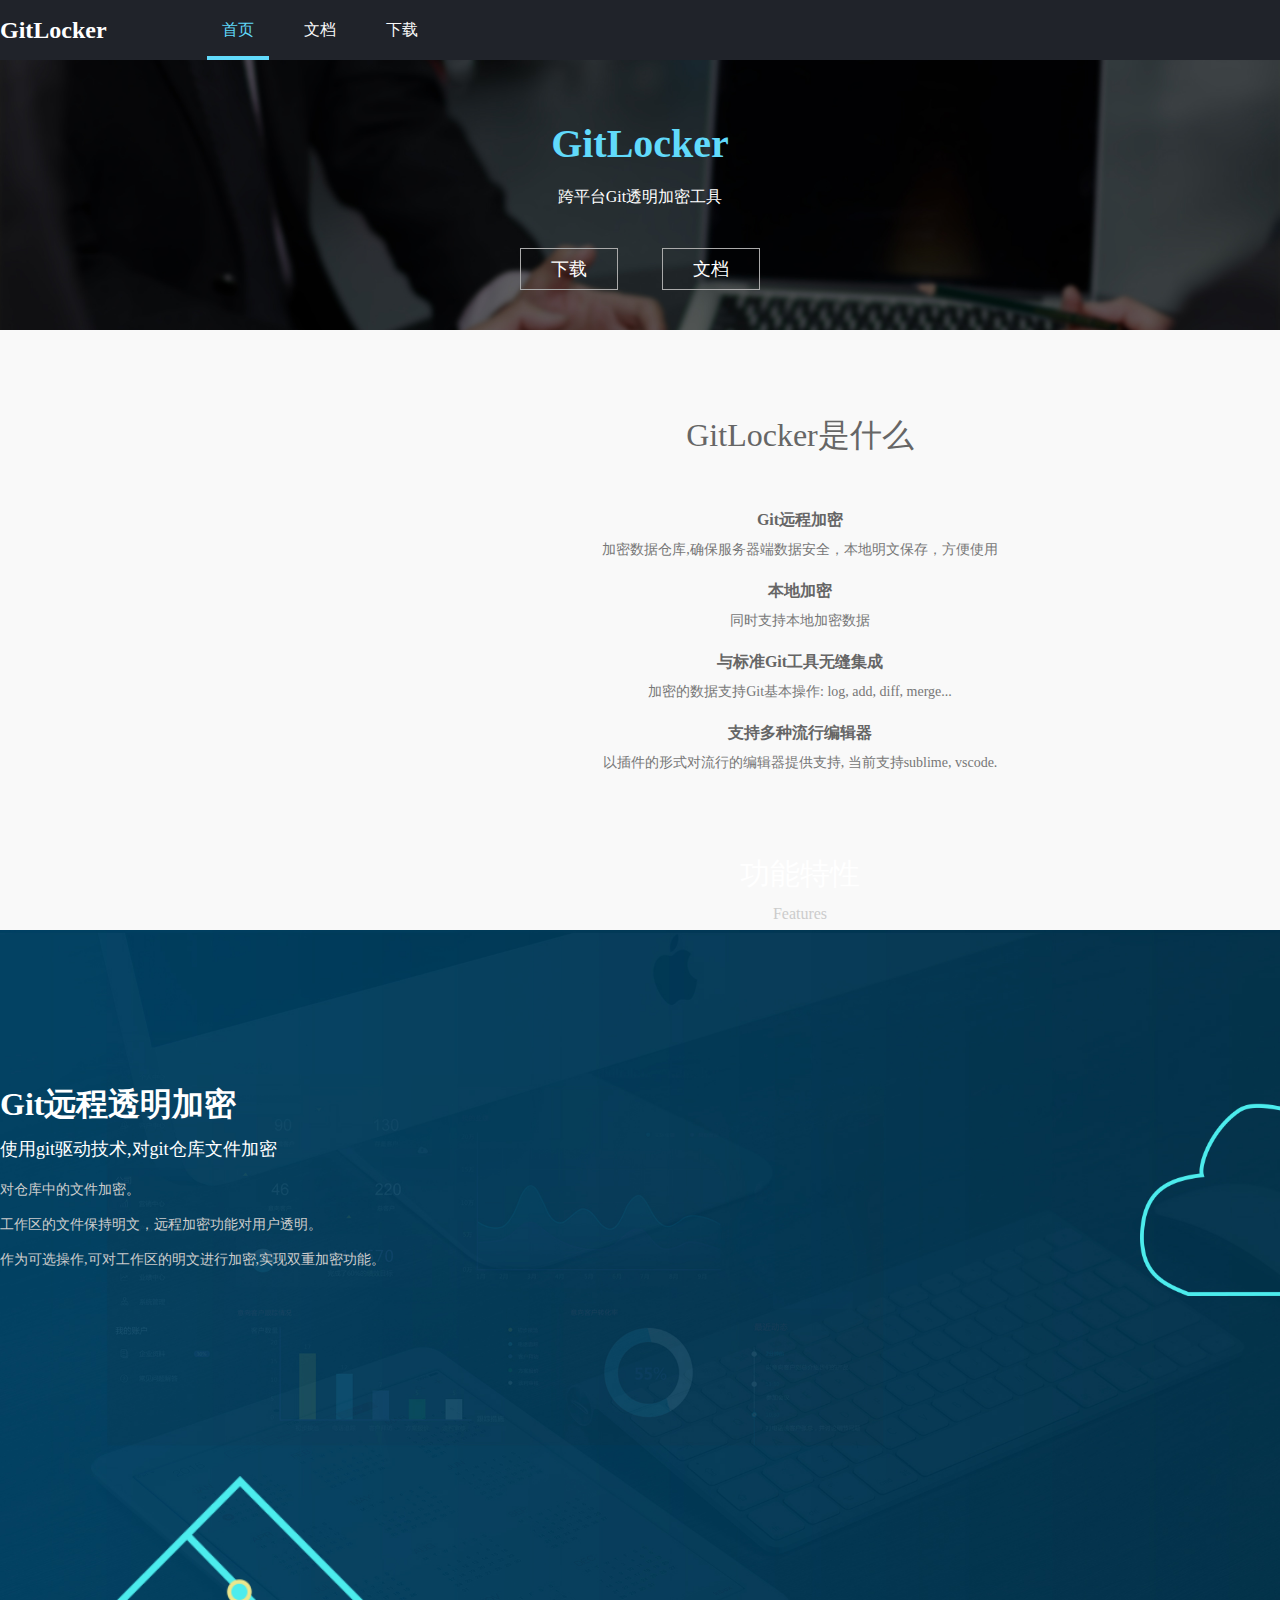
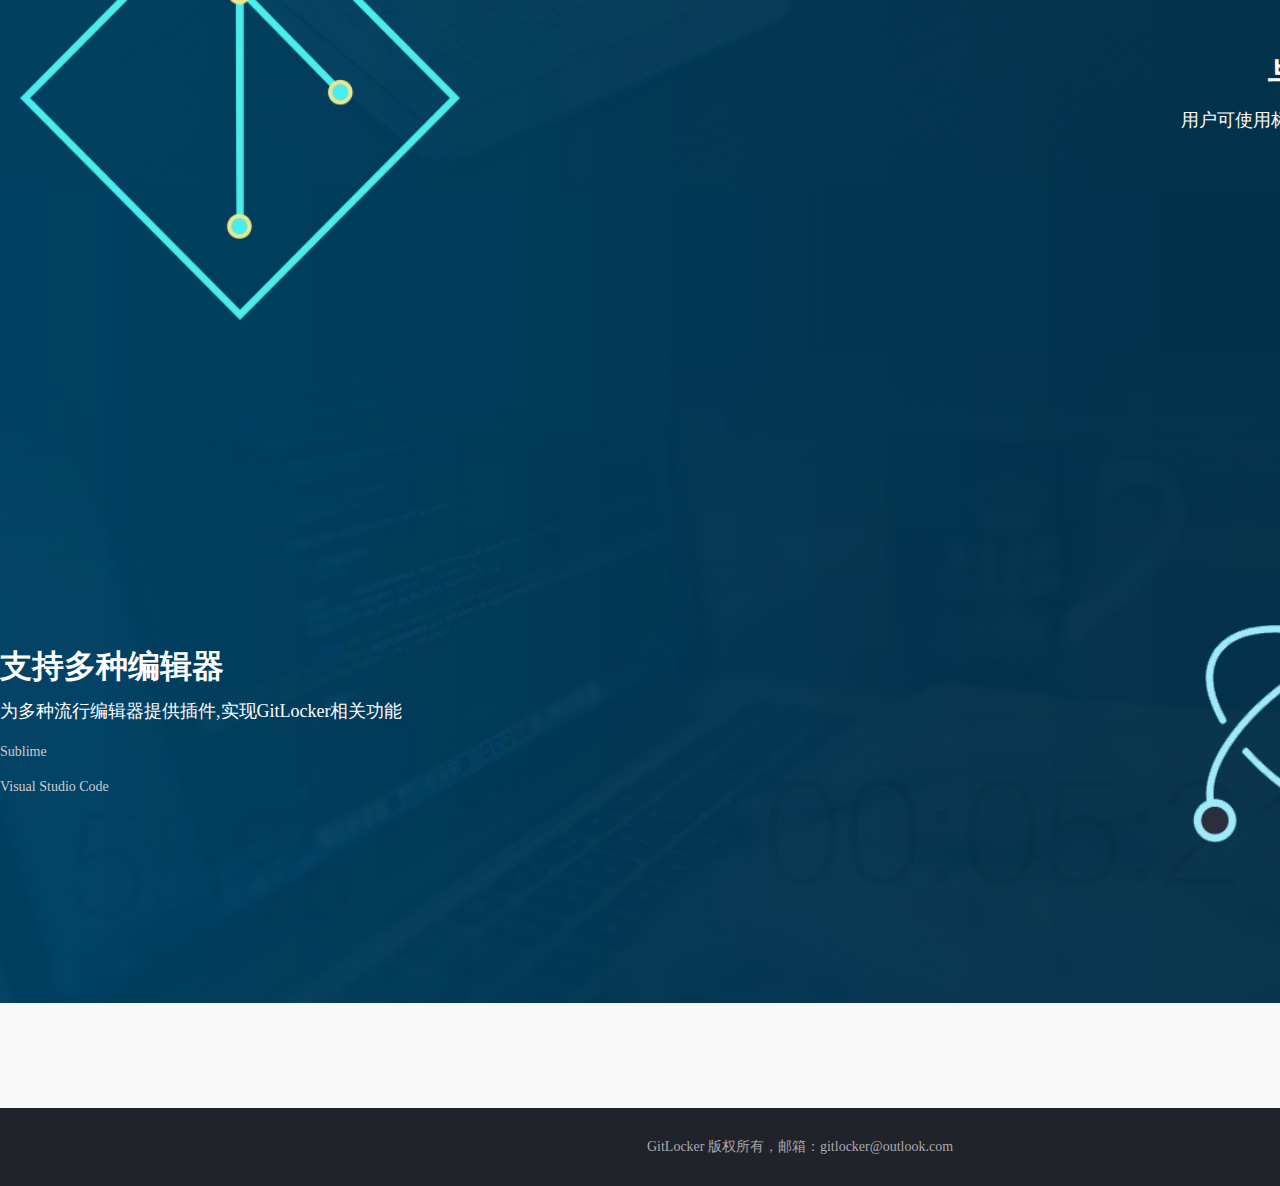
<file: index.html>
<!DOCTYPE html>
<html lang="en">
<head>
    <meta charset="UTF-8">
    <meta name="keywords" content="GitLocker,git,crypt">
    <meta name="description" content="GitLocker是一款跨平台Git透明加密工具">
    <meta http-equiv="X-UA-Compatible" content="IE=edge">
    <meta name="viewport" content="width=device-width,initial-scale=1.0,user-scalable=no">
    <title>GitLocker - Git透明加密工具</title>
    <link rel="stylesheet" href="css/style.css">
</head>
<body>
<!-- header -->
<div class="header">
    <div class="container">
        <div class="header-logo">
            <h1>GitLocker</h1>
        </div>
        <div class="header-nav">
            <div class="header-nav-item header-nav-active">
                <a href="index.html">首页</a>
            </div>
            <div class="header-nav-item">
                <a href="views/doc/index.html">文档</a>  
            </div>
            <div class="header-nav-item">
                <a href="https://github.com/charlie-ls/gitlocker-release/releases/tag/v0.1.0" target="_bank">下载</a>
            </div>
        </div>
        <div class="header-right">
            <div class="header-right-item">
                <a href="" target="_bank">
                    <img src="images/icon/github.png">
                    <span>Github</span>
                </a>
            </div>
        </div>
    </div>
</div>

<!-- banner -->
<div class="header-banner">
    <div class="header-banner-title">GitLocker</div>
    <div class="header-banner-info">跨平台Git透明加密工具</div>
    <div class="header-banner-btns">
        <a href="https://github.com/charlie-ls/gitlocker-release/releases/tag/v0.1.0" target="_bank">下载</a>
        <a href="">文档</a>
    </div>
    <!-- <div class="header-banner-infoList">
        <div class="header-banner-infoList-item">极致小巧的体积</div>
        <div class="header-banner-infoList-item">内嵌Nodejs，支持electron</div>
        <div class="header-banner-infoList-item">支持Windows XP、npapi</div>
        <div class="header-banner-infoList-item">C++、C#、Delphi等语言调用</div>
        <div class="header-banner-infoList-item">随心所欲的定制功能、模拟环境</div>
        <div class="header-banner-infoList-item">完美支持各种H5效果</div>
    </div> -->
</div>


<div class="main">
    <div class="container">  
        <div class="r">
            <div class="r-title">GitLocker是什么</div>
            <div class="r-body">
                <div class="r-body-list">
                    <div class="r-body-list-item">
                        <h3>Git远程加密</h3>
                        <p>加密数据仓库,确保服务器端数据安全，本地明文保存，方便使用</p>
                    </div>
                    <div class="r-body-list-item">
                        <h3>本地加密</h3>
                        <p>同时支持本地加密数据</p>
                    </div>
                </div>
                <div class="r-body-list">
                    <div class="r-body-list-item">
                        <h3>与标准Git工具无缝集成</h3>
                        <p>加密的数据支持Git基本操作: log, add, diff, merge...</p>
                    </div>
                    <div class="r-body-list-item">
                        <h3>支持多种流行编辑器</h3>
                        <p>以插件的形式对流行的编辑器提供支持, 当前支持sublime, vscode.</p>
                    </div>
                </div>
            </div>
        </div>

      
    </div>

    <!-- 功能 -->
    <div class="features">
        <div class="container">
            <div class="features-title">
                <span>功能特性</span>
                <span>Features</span>
            </div>
            <div class="features-body">
                <div class="features-item">
                    <div class="features-item-info">
                        <div class="features-item-info-title">
                            <h1>Git远程透明加密</h1>
                            <p>使用git驱动技术,对git仓库文件加密</p>
                        </div>
                        <ul>
                            <li>对仓库中的文件加密。</li>
                            <li>工作区的文件保持明文，远程加密功能对用户透明。</li>
                            <li>作为可选操作,可对工作区的明文进行加密,实现双重加密功能。</li>
                        </ul>
                    </div>
                    <div class="features-item-cover">
                        <img src="images/features/1.png">
                    </div>
                </div>
                <div class="features-item">
                    <div class="features-item-info">
                        <div class="features-item-info-title">
                            <h1>与标准Git工具无缝集成</h1>
                            <p>用户可使用标准的Git工具对加密的文件进行各种操作</p>
                        </div>
                         
                    </div>
                    <div class="features-item-cover">
                        <img src="images/features/2.png">
                    </div>
                </div>
                <div class="features-item">
                    <div class="features-item-info">
                        <div class="features-item-info-title">
                            <h1>支持多种编辑器</h1>
                            <p>为多种流行编辑器提供插件,实现GitLocker相关功能</p>
                        </div>
                        <ul>
                            <li>Sublime</li>
                            <li>Visual Studio Code</li>
                        </ul>
                    </div>
                    <div class="features-item-cover">
                        <img src="images/features/3.png">
                    </div>
                </div>
            </div>
        </div>
    </div>
    <!-- 功能end -->
</div>

<!-- footer -->
<div class="footer">
    <div class="container">
        <p>GitLocker 版权所有，邮箱：gitlocker@outlook.com </p>
    </div>
</div>
<script src="https://s4.cnzz.com/z_stat.php?id=1279138618&web_id=1279138618"></script>
</body>
</html>
</file>
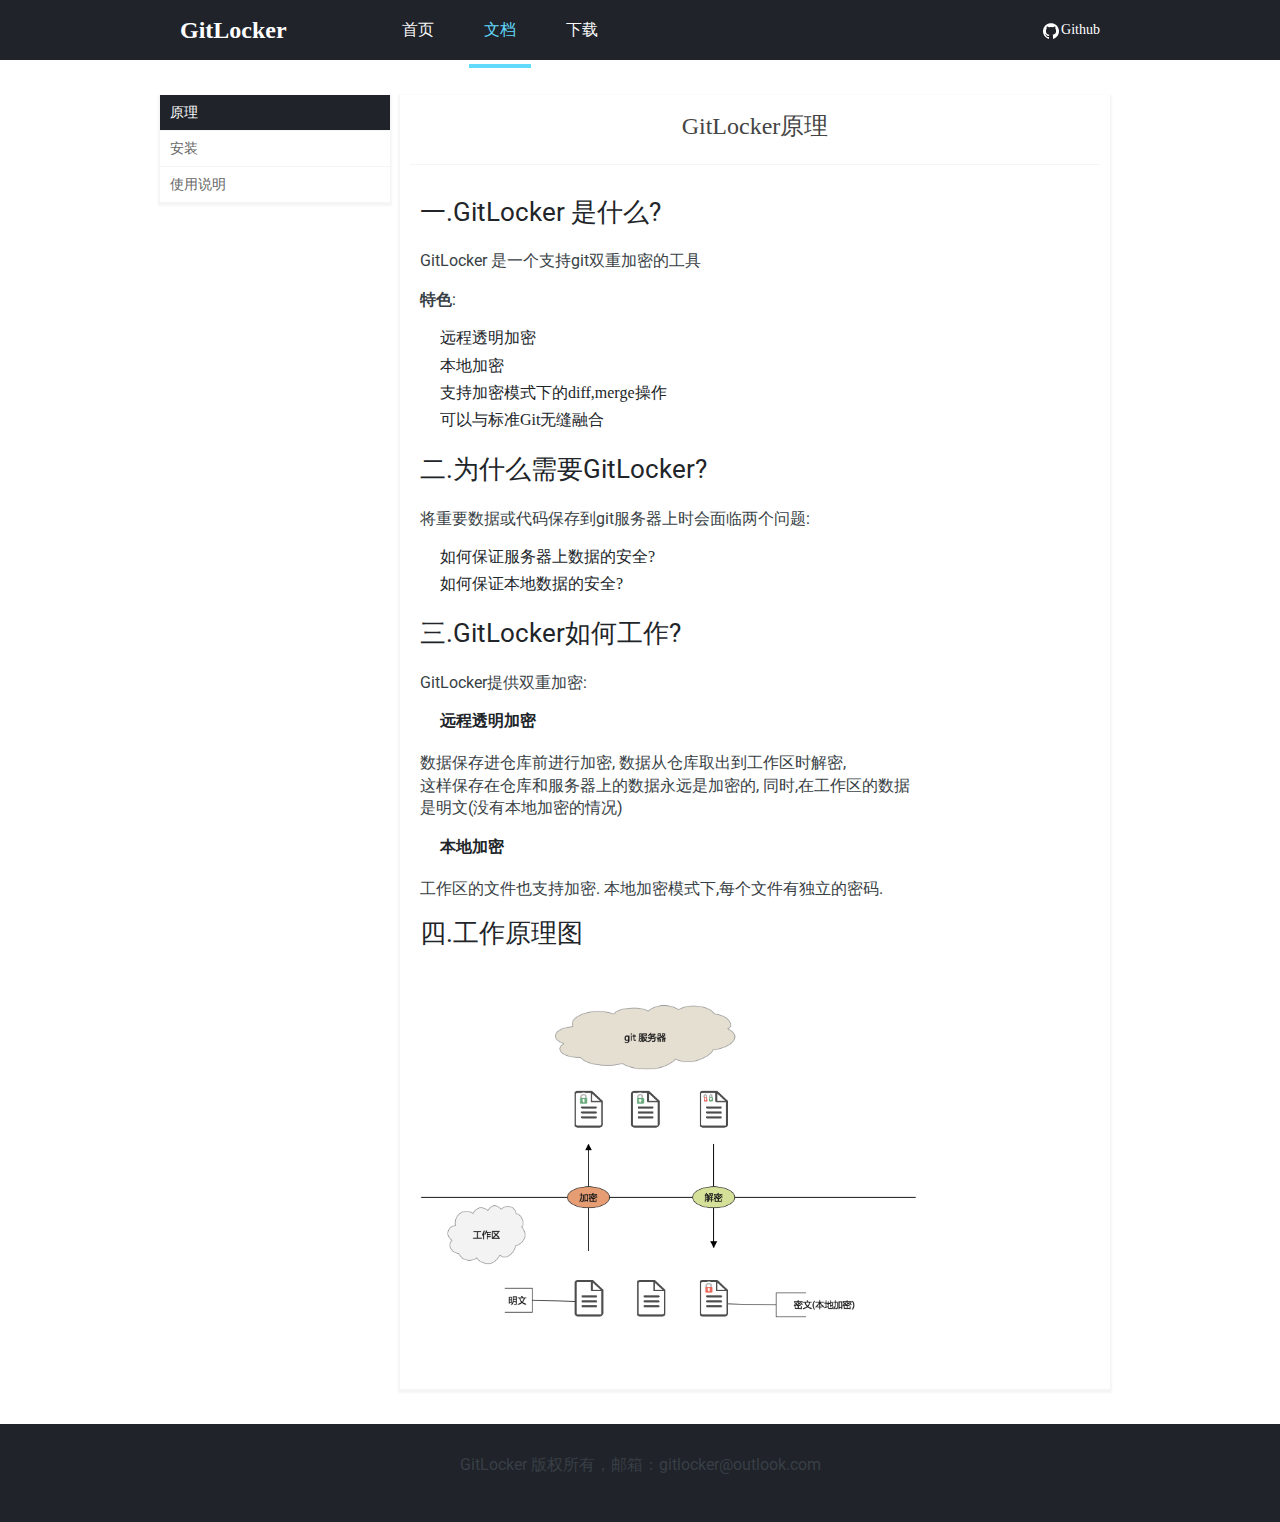
<file: views/doc/index.html>
<!DOCTYPE html>
<html lang="en">

<head>
    <meta charset="UTF-8">
    <meta name="keywords" content="GitLocker,git,crypt">
    <meta name="description" content="GitLocker是一款跨平台Git透明加密工具">
    <meta http-equiv="X-UA-Compatible" content="IE=edge">
    <meta name="viewport" content="width=device-width,initial-scale=1.0,user-scalable=no">
    <title>GitLocker - Git透明加密工具</title>
    <link rel="stylesheet" href="../../css/style.css">
    <link rel="stylesheet"
        href="../../css/style.min.6719d72e323121369d5caeb4264b95d8a63cf1deaab029da67602fe5a046e0a4.css">

</head>

<body>
    <!-- header -->
    <div class="header">
        <div class="container">
            <div class="header-logo">
                <h1>GitLocker</h1>
            </div>
            <div class="header-nav">
                <div class="header-nav-item">
                    <a href="../../index.html">首页</a>
                </div>
                <div class="header-nav-item header-nav-active">
                    <a href="index.html">文档</a>
                </div>
                <div class="header-nav-item">
                    <a href="https://github.com/charlie-ls/gitlocker-release/releases/tag/v0.1.0"
                        target="_bank">下载</a>
                </div>
            </div>
            <div class="header-right">
                <div class="header-right-item">
                    <a href="" target="_bank">
                        <img src="../../images/icon/github.png">
                        <span>Github</span>
                    </a>
                </div>
            </div>
        </div>
    </div>

    <!-- doc -->
    <div class="main" id="doc-page">
        <div class="container">
            <div class="side-bar">
                <div class="side-bar-wrap">
                    <div class="side-bar-item side-bar-item-active"><a href="index.html">原理</a></div>
                    <div class="side-bar-item"><a href="setup.html">安装</a></div>
                    <div class="side-bar-item"><a href="usage.html">使用说明</a></div>
                </div>
            </div>
            <div class="body">
                <div class="body-wrap">
                    <!-- 前言 -->
                    <div class="doc-item" v-if="active == 1">
                        <div class="doc-item-title">GitLocker原理</div>
                        <div class="col-12 col-md-9">


                            <h1 class="title"></h1>
                            <div class="content">
                                <h3 id="一gitlocker-是什么">一.GitLocker 是什么?</h3>
                                <p>GitLocker 是一个支持git双重加密的工具</p>
                                <p><strong>特色</strong>:</p>
                                <ol>
                                    <li>远程透明加密</li>
                                    <li>本地加密</li>
                                    <li>支持加密模式下的diff,merge操作</li>
                                    <li>可以与标准Git无缝融合</li>
                                </ol>
                                <h3 id="二为什么需要gitlocker">二.为什么需要GitLocker?</h3>
                                <p>将重要数据或代码保存到git服务器上时会面临两个问题:</p>
                                <ol>
                                    <li>如何保证服务器上数据的安全?</li>
                                    <li>如何保证本地数据的安全?</li>
                                </ol>
                                <h3 id="三gitlocker如何工作">三.GitLocker如何工作?</h3>
                                <p>GitLocker提供双重加密:</p>
                                <ol>
                                    <li><strong>远程透明加密</strong></li>
                                </ol>
                                <p>数据保存进仓库前进行加密, 数据从仓库取出到工作区时解密,<br>
                                    这样保存在仓库和服务器上的数据永远是加密的, 同时,在工作区的数据是明文(没有本地加密的情况)</p>
                                <ol start="2">
                                    <li><strong>本地加密</strong></li>
                                </ol>
                                <p>工作区的文件也支持加密.
                                    本地加密模式下,每个文件有独立的密码.</p>
                                <h3 id="四工作原理图">四.工作原理图</h3>
                                <p><img src="gitlocker.png" alt="Super wide"></p>

                            </div>

                        </div>
                    </div>
                </div>
            </div>
        </div>
    </div>

    <!-- footer -->
    <div class="footer">
           <div class="container">
        <p>GitLocker 版权所有，邮箱：gitlocker@outlook.com </p>
    </div>
    </div>
</body>

</html>
</file>
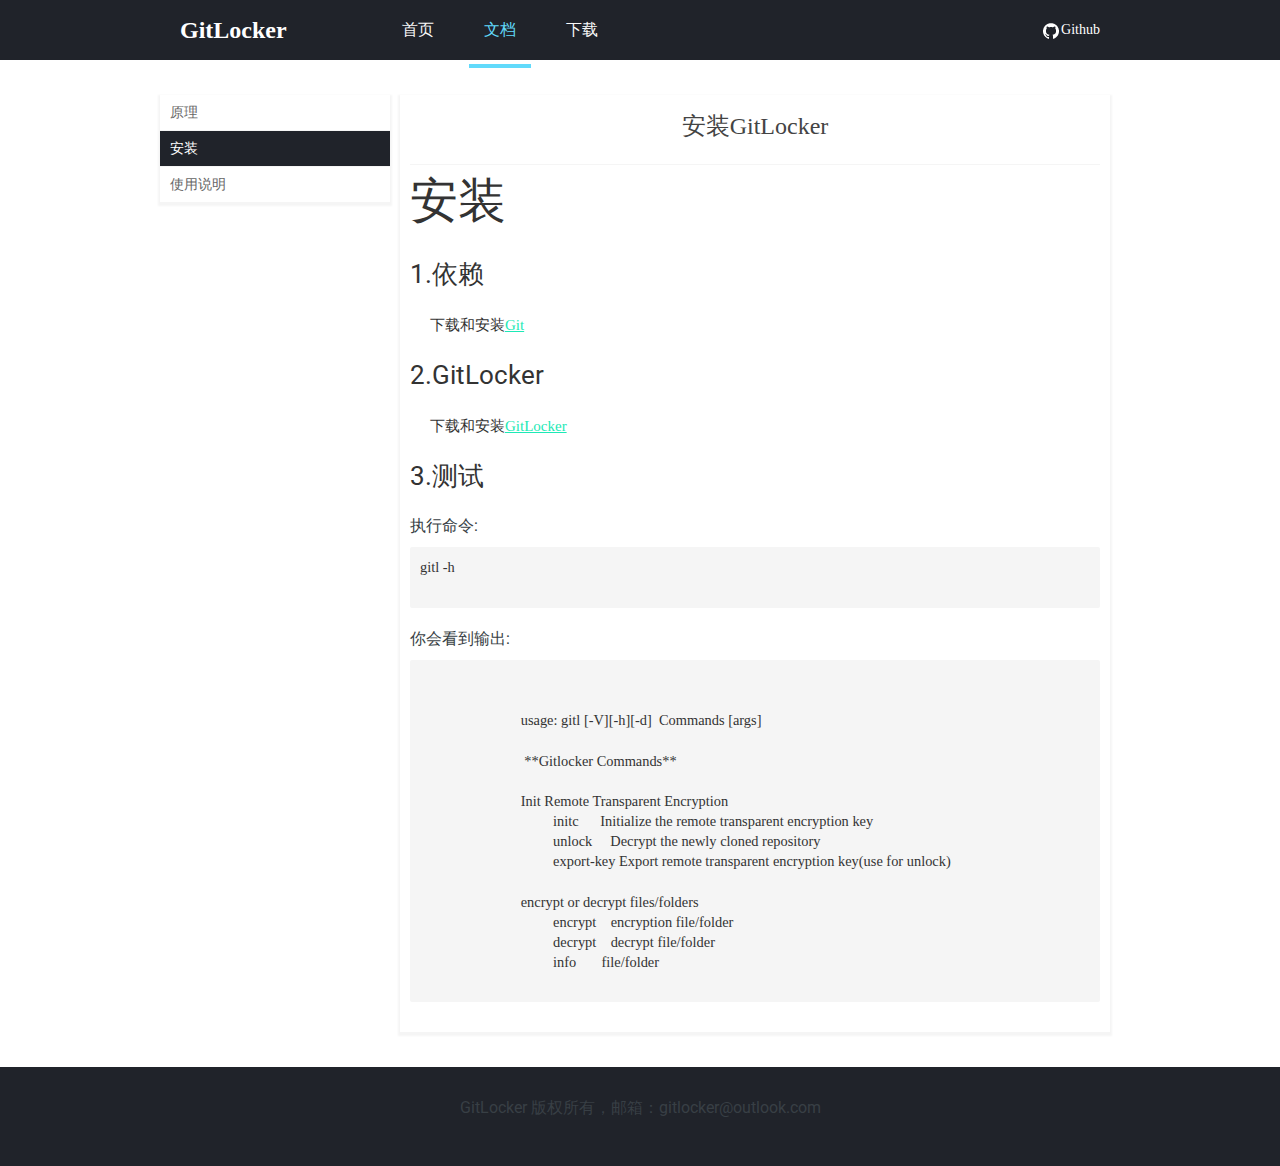
<file: views/doc/setup.html>
<!DOCTYPE html>
<html lang="en">
 
<meta charset="UTF-8">
<meta name="keywords" content="GitLocker,git,crypt">
<meta name="description" content="GitLocker是一款跨平台Git透明加密工具">
<meta http-equiv="X-UA-Compatible" content="IE=edge">
<meta name="viewport" content="width=device-width,initial-scale=1.0,user-scalable=no">
<title>GitLocker - Git透明加密工具</title>
<link rel="stylesheet" href="../../css/style.css">
<link rel="stylesheet" href="../../css/style.min.6719d72e323121369d5caeb4264b95d8a63cf1deaab029da67602fe5a046e0a4.css">

<body>
<!-- header -->
<div class="header">
    <div class="container">
        <div class="header-logo">
            <h1>GitLocker</h1>
        </div>
        <div class="header-nav">
            <div class="header-nav-item">
                <a href="../../index.html">首页</a>
            </div>
            <div class="header-nav-item header-nav-active">
                <a href="index.html">文档</a>
            </div>
            <div class="header-nav-item">
                <a href="https://github.com/charlie-ls/gitlocker-release/releases/tag/v0.1.0" target="_bank">下载</a>
            </div>
        </div>
        <div class="header-right">
            <div class="header-right-item">
                <a href=" " target="_bank">
                    <img src="../../images/icon/github.png">
                    <span>Github</span>
                </a>
            </div>
        </div>
    </div>
</div>

<!-- doc -->
<div class="main" id="doc-page">
    <div class="container">
        <div class="side-bar">
            <div class="side-bar-wrap">
                <div class="side-bar-item"><a href="index.html">原理</a></div>
                <div class="side-bar-item side-bar-item-active"><a href="setup.html">安装</a></div>
                <div class="side-bar-item"><a href="usage.html">使用说明</a></div>
            </div>
        </div>
        <div class="body">
            <div class="body-wrap">
                <!-- mini-electron介绍 -->
                <div class="doc-item" v-if="active == 4">
                    <div class="doc-item-title">安装GitLocker</div>
                    <div class="doc-item-content">
                        <div class="doc-item-content">
          
                            <h1 class="title">安装</h1>
                            <div class="content ">
                              <h3 id="1依赖">1.依赖</h3>
                            <ul>
                            <li>下载和安装<a href="https://git-scm.com">Git</a></li>
                            </ul>
                            <h3 id="2gitlocker">2.GitLocker</h3>
                            <ul>
                            <li>下载和安装<a href="https://github.com/charlie-ls/charlie-ls.github.io/releases/download/first/GitLockerInstaller.exe">GitLocker</a></li>
                            </ul>
                            <h3 id="3测试">3.测试</h3>
                            <p>执行命令:</p>
                            <div class="highlight"><pre tabindex="0" class="chroma"><code class="language-sh" data-lang="sh"><span class="line"><span class="cl">gitl -h
                            </span></span></code></pre></div><p>你会看到输出:</p>
                            <div class="highlight"><pre tabindex="0" class="chroma"><code class="language-fallback" data-lang="fallback"><span class="line"><span class="cl"> 
                            </span></span><span class="line"><span class="cl">
                            </span></span><span class="line"><span class="cl">usage: gitl [-V][-h][-d]  Commands [args] 
                            </span></span><span class="line"><span class="cl">            
                            </span></span><span class="line"><span class="cl"> **Gitlocker Commands**
                            </span></span><span class="line"><span class="cl">
                            </span></span><span class="line"><span class="cl">Init Remote Transparent Encryption
                            </span></span><span class="line"><span class="cl">         initc      Initialize the remote transparent encryption key
                            </span></span><span class="line"><span class="cl">         unlock     Decrypt the newly cloned repository
                            </span></span><span class="line"><span class="cl">         export-key Export remote transparent encryption key(use for unlock)
                            </span></span><span class="line"><span class="cl">          
                            </span></span><span class="line"><span class="cl">encrypt or decrypt files/folders
                            </span></span><span class="line"><span class="cl">         encrypt    encryption file/folder
                            </span></span><span class="line"><span class="cl">         decrypt    decrypt file/folder
                            </span></span><span class="line"><span class="cl">         info       file/folder 
                            </span></span></code></pre></div>
                            </div>
                          </div>
                    </div>
                </div>
            </div>
        </div>
    </div>
</div>

<!-- footer -->
<div class="footer">
    <div class="container">
          <div class="container">
        <p>GitLocker 版权所有，邮箱：gitlocker@outlook.com </p>
    </div>
    </div>
</div>
</body>
</html>
</file>
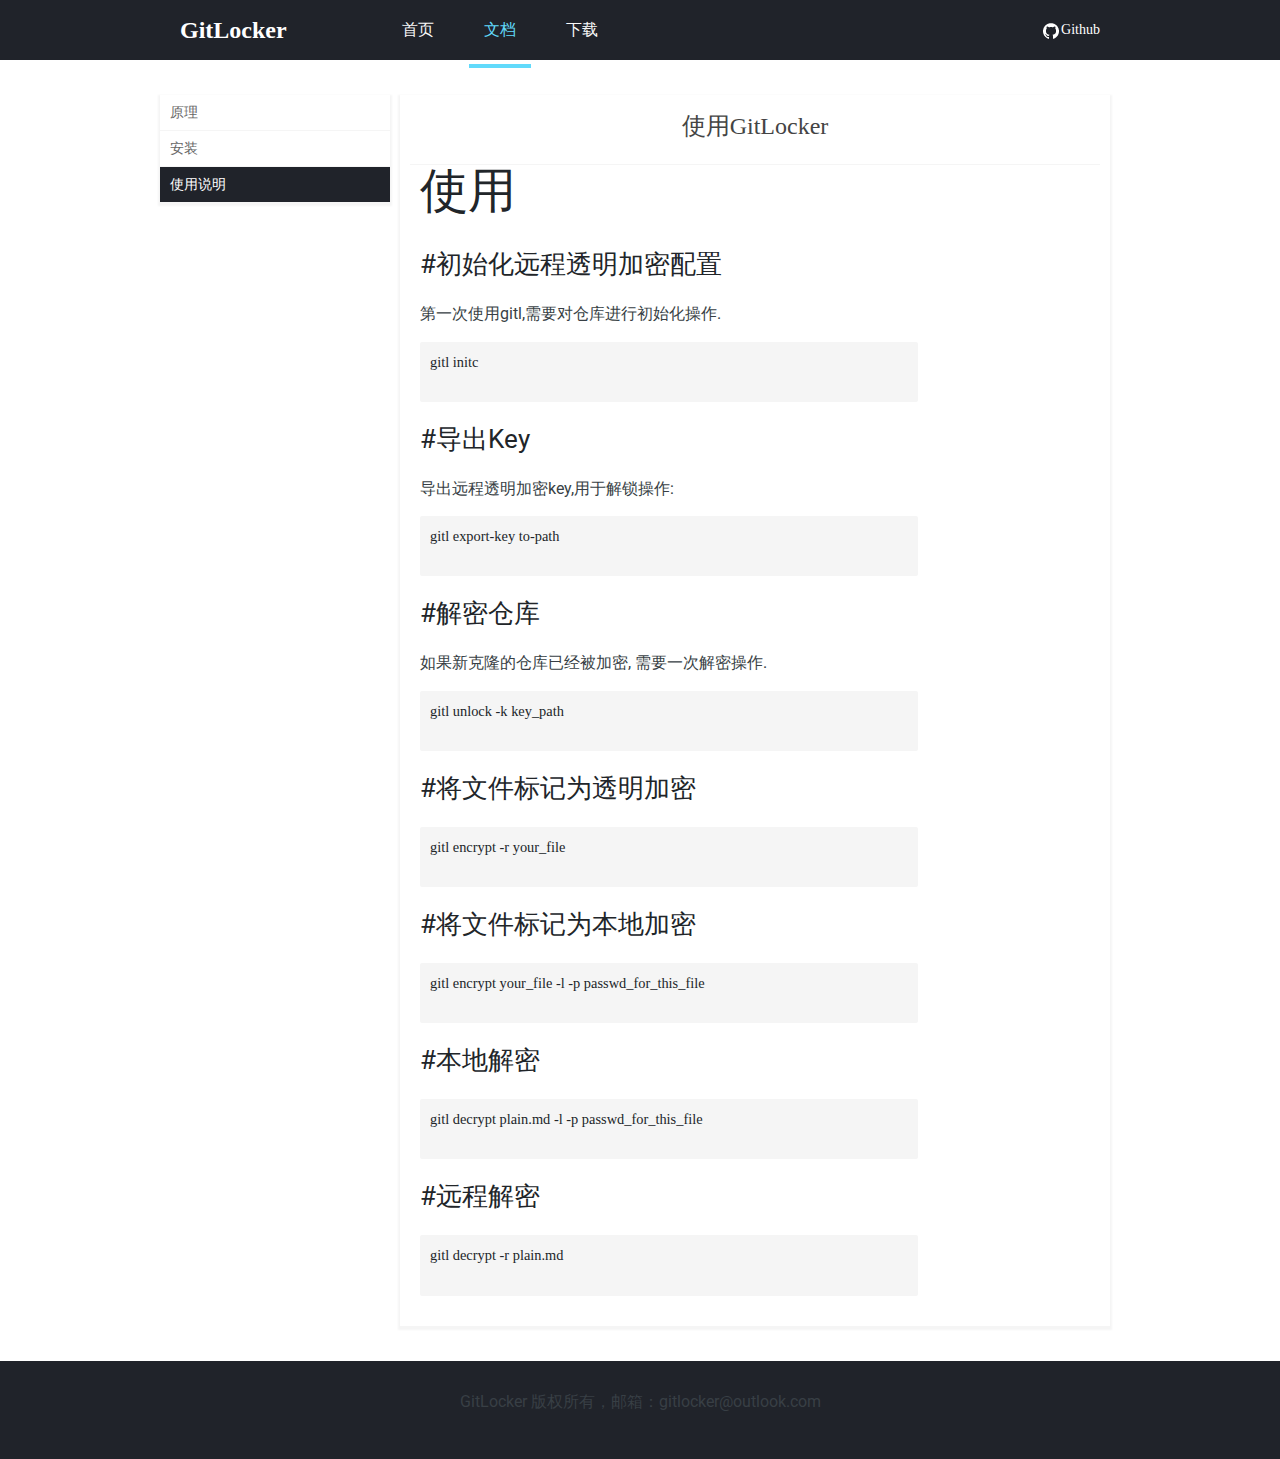
<file: views/doc/usage.html>
<!DOCTYPE html>
<html lang="en">
 
<meta charset="UTF-8">
<meta name="keywords" content="GitLocker,git,crypt">
<meta name="description" content="GitLocker是一款跨平台Git透明加密工具">
<meta http-equiv="X-UA-Compatible" content="IE=edge">
<meta name="viewport" content="width=device-width,initial-scale=1.0,user-scalable=no">
<title>GitLocker - Git透明加密工具</title>
<link rel="stylesheet" href="../../css/style.css">
<link rel="stylesheet" href="../../css/style.min.6719d72e323121369d5caeb4264b95d8a63cf1deaab029da67602fe5a046e0a4.css">

<body>
<!-- header -->
<div class="header">
    <div class="container">
        <div class="header-logo">
            <h1>GitLocker</h1>
        </div>
        <div class="header-nav">
            <div class="header-nav-item">
                <a href="../../index.html">首页</a>
            </div>
            <div class="header-nav-item header-nav-active">
                <a href="index.html">文档</a>
            </div>
            <div class="header-nav-item">
                <a href="https://github.com/charlie-ls/gitlocker-release/releases/tag/v0.1.0" target="_bank">下载</a>
            </div>
        </div>
        <div class="header-right">
            <div class="header-right-item">
                <a href=" " target="_bank">
                    <img src="../../images/icon/github.png">
                    <span>Github</span>
                </a>
            </div>
        </div>
    </div>
</div>

<!-- doc -->
<div class="main" id="doc-page">
    <div class="container">
        <div class="side-bar">
            <div class="side-bar-wrap">
                <div class="side-bar-item"><a href="index.html">原理</a></div>
                <div class="side-bar-item "><a href="setup.html">安装</a></div>
                <div class="side-bar-item side-bar-item-active"><a href="usage.html">使用说明</a></div>
            </div>
        </div>
        <div class="body">
            <div class="body-wrap">
                <!-- mini-electron介绍 -->
                <div class="doc-item" v-if="active == 4">
                    <div class="doc-item-title">使用GitLocker</div>
                    <div class="col-12 col-md-9">
                        
          
                            <h1 class="title">使用</h1>
                            <div class="content ">
                                <h3 id="初始化远程透明加密配置">#初始化远程透明加密配置</h3>
                              <p>第一次使用gitl,需要对仓库进行初始化操作.</p>
                              <div class="highlight"><pre tabindex="0" class="chroma"><code class="language-sh" data-lang="sh"><span class="line"><span class="cl">gitl initc
                              </span></span></code></pre></div><h3 id="导出key">#导出Key</h3>
                              <p>导出远程透明加密key,用于解锁操作:</p>
                              <div class="highlight"><pre tabindex="0" class="chroma"><code class="language-sh" data-lang="sh"><span class="line"><span class="cl">gitl export-key to-path
                              </span></span></code></pre></div><h3 id="解密仓库">#解密仓库</h3>
                              <p>如果新克隆的仓库已经被加密, 需要一次解密操作.</p>
                              <div class="highlight"><pre tabindex="0" class="chroma"><code class="language-sh" data-lang="sh"><span class="line"><span class="cl">gitl unlock -k key_path
                              </span></span></code></pre></div><h3 id="将文件标记为透明加密">#将文件标记为透明加密</h3>
                              <div class="highlight"><pre tabindex="0" class="chroma"><code class="language-sh" data-lang="sh"><span class="line"><span class="cl">gitl encrypt -r your_file
                              </span></span></code></pre></div><h3 id="将文件标记为本地加密">#将文件标记为本地加密</h3>
                              <div class="highlight"><pre tabindex="0" class="chroma"><code class="language-sh" data-lang="sh"><span class="line"><span class="cl">gitl encrypt your_file -l -p passwd_for_this_file 
                              </span></span></code></pre></div><h3 id="本地解密">#本地解密</h3>
                              <div class="highlight"><pre tabindex="0" class="chroma"><code class="language-sh" data-lang="sh"><span class="line"><span class="cl">gitl decrypt plain.md -l -p passwd_for_this_file
                              </span></span></code></pre></div><h3 id="远程解密">#远程解密</h3>
                              <div class="highlight"><pre tabindex="0" class="chroma"><code class="language-sh" data-lang="sh"><span class="line"><span class="cl">gitl decrypt -r plain.md
                              </span></span></code></pre></div>
                              </div>
                         
                    </div>
                </div>
            </div>
        </div>
    </div>
</div>

<!-- footer -->
<div class="footer">
    <div class="container">
           <div class="container">
        <p>GitLocker 版权所有，邮箱：gitlocker@outlook.com </p>
    </div>
    </div>
</div>
</body>
</html>
</file>
<file: css/style.css>
*{
    margin:0;
    padding:0;
    border:0;
    font-family: "微软雅黑";
    box-sizing: border-box;
}
body{
    background: #f9f9f9;
}
a{
    text-decoration: none;
}
ul,li{
    list-style: none;
}
.container{
    width:1600px;
    height:auto;
    margin:0 auto;
}

blockquote{
    background: #393D49;
    color:#f1f1f1;
    padding:15px;
    margin:10px 0;
    border-left:4px solid #aaa;
}

@keyframes fade-up-to-down{
    from{
        position: relative;
        top: -50px;
        opacity: 0;
        filter: alpha(opacity=0);
    }
    to{
        position: relative;
        top: 0;
        opacity: 1;
        filter: alpha(opacity=1);
    }
}

/* header部分 */
.header{
    width:100%;
    height:60px;
    line-height: 60px;
    background: #20232a;
    color:#fff;
}
.header .container{
    display: flex;
}
.header-logo{
    margin: 0 100px 0 0;
}
.header-logo h1{
    font-style: normal;
    font-size:24px;
}
.header-nav{
    display: flex;
    color:#f9f9f9;
}
.header-nav-item{
    position: relative;
    margin: 0 20px 0 0;
    transition: all 0.2s;
}
.header-nav-item a{
    display: block;
    color:inherit;
    padding: 0 15px;
}
.header-nav-active, .header-nav-item:hover{
    color:#61dafb;
}
.header-nav-active::before{
    position: absolute;
    left:0;
    bottom:0;
    content: '';
    width:100%;
    height:4px;
    background: #61dafb;
}
.header-right{
    flex:1;
    text-align: right;
    font-size:14px;
    /* background: yellow;  */
}
.header-right-item{
    height:100%;
    display: inline-block;
    /* background: orange; */
}
.header-right a{
    position: relative;
    color:inherit;
    /* background: blue; */
}
.header-right a img{
    position: absolute;
    top:1px;
    left:0;
    /* background: red; */
}
.header-right a span{
    margin: 0 0 0 18px;
}


/* header-banner部分 */
.header-banner{
    width:100%;
    height:auto;
    padding:60px 0 20px 0;
    background: url('../images/banner.jpg') #282c34 center no-repeat;
    background-size: 100%;
    color:#fff;
    text-align: center;
}
.header-banner-title{
    color:#61dafb;
    font-weight: bold;
    font-size:40px;
    animation: fade-up-to-down 1.5s;
}
.header-banner-info{
    padding:20px 0;
    font-size:16px;
    animation: fade-up-to-down 1.5s;
}
.header-banner-btns{
    font-size:18px;
    padding:20px 0;
    animation: fade-up-to-down 1.5s;
}
.header-banner-btns a{
    color:inherit;
    display: inline-block;
    padding:8px 30px;
    border:1px solid #aaa;
    margin:0 20px;
    transition:all 0.5s;
}
.header-banner-btns a:hover{
    border-radius:25px;
    background: rgba(255,255,255,0.1);
}
.header-banner-infoList{
    padding:20px 0;
    font-size:12px;
    animation: fade-up-to-down 1.5s;
}
.header-banner-infoList-item{
    position: relative;
    display: inline-block;
    margin:0 10px;
    padding:7px 10px;
    background: rgba(255,255,255,0.1);
    transition: all 0.2s;
}
.header-banner-infoList-item:hover{
    background: rgba(255,255,255,0.01);
}


/* main主体部分 */
.main .container{
    padding:20px 0;
}
.r{
    padding:20px 0;
    border-bottom:1px solid #f1f1f1;
}
.r:last-child{
    border:0;
}
.r-title{
    text-align: center;
    font-size:32px;
    color:#666;
    line-height: 130px;
}
.r-body-list{
    display: flexbox;
}
.r-body-list-item{
    flex:1;
    padding: 10px;
    text-align: center;
}
.r-body-list-item h3{
    color:#666;
    font-weight: bold;
    font-size:16px;
    margin: 0 0 8px 0;
}
.r-body-list-item p{
    font-size:14px;
    line-height: 22px;
    color:#777;
}


/* 功能部分css */
.main .features{
    background: url('../images/bg.jpg') no-repeat center;
    background-size: 100%;
    min-height: 1000px;
    color: #fff;
}
.features-title{
    text-align: center;
}
.features-title span{
    display: block;
}
.features-title span:first-child{
    font-size:30px;
    padding:10px 0;
}
.features-title span:last-child{
    color:#ccc;
}
.features-item{
    /* background: orange; */
    margin: 100px 0;
    padding: 20px 0;
    display: flex;
}
.features-item:nth-child(2n){
    flex-direction: row-reverse;
}
.features-item:nth-child(2n) .features-item-info{
    text-align: right;
}
.features-item-info{
    flex:1;
    display: flex;
    flex-direction: column;
    justify-content: center;
    padding:20px 0;
    /* background: blue; */
}
.features-item-info-title{
    line-height: 45px;
}
.features-item-info-title p{
    font-size:18px;
}
.features-item-info ul li{
    line-height: 35px;
    font-size:14px;
    color:#ccc;
}
.features-item-cover{
    width:30%;
    /* background: red; */
    text-align: center;
    padding:20px;
}
.features-item-cover img{
    width:100%;
    height:100%;
}



#doc-page{
    margin: 15px 0;
    /* animation: fade-up-to-down 0.8s; */
}
#doc-page .container{
    display: flex;
}
.side-bar{
    width:230px;
}
.side-bar-item{
    padding:0 10px;
    font-size:14px;
    line-height: 35px;
    cursor: pointer;
    border-bottom:1px solid #f5f5f5;
    color:#666;
}
.side-bar-item a{
    display: block;
    color:inherit;
}
.side-bar-item-active{
    background: #20232a;
    color:#fff;
}
.side-bar-item:last-child{
    border:0;
}
.side-bar-wrap{
    width:100%;
    background: #fff;
    box-shadow: 0 2px 2px 2px #f5f5f5;
}
.body{
    flex:1;
    padding:0 10px;
}
.body-wrap{
    background: #fff;
    padding:10px;
    min-height:800px;
    box-shadow: 0 2px 2px 2px #f5f5f5;
}
.doc-item{
    margin: 50px 0 0 0;
    /* background: red; */
}
.doc-item:first-child{
    margin: 0;
}
.doc-item-title{
    padding:5px 0 20px 0;
    font-size:24px;
    text-align: center;
    color:#444;
    border-bottom:1px solid #f5f5f5;
}
.doc-item-content{
    font-size:15px;
    margin: 10px 0 0 0;
    color:#333;
    line-height: 25px;
}
.doc-item-content h3{
    margin:20px 0 10px 0;
}
.doc-item-content p{
    margin:10px 0;
    color:#666;
}
.doc-item-content blockquote p{
    color:inherit;
}

.doc-item-content-center{
    text-align: center;
}

.api-list-item{
    /* background: red; */
    padding:10px;
    margin: 10px 0;
    border-bottom:1px solid #eee;
}
.api-list-item h3{
    margin:0;
}

.table{
    /* width:500px; */
    border:1px solid #f5f5f5;
    border-bottom:0;
    color:#888;
}
.table-row{
    display: flex;
    font-size:14px;
    border-bottom:1px solid #f5f5f5;
}
.table-col{
    padding:5px;
    border-right:1px solid #f5f5f5;
}
.table-col:first-child{
    width:15%;
    text-align: center;
}
.table-col:last-child{
    flex:1;
}
.table-header{
    font-weight: bold;
    text-align: center;
    color:#666;
}


.container-title{
    text-align: center;
    margin: 35px 0;
    color:#555;
}
.container-title h1{
    font-weight: normal;
    margin: 10px 0;
}
.container-title p{
    color:#888;
    font-size:14px;
}
.feature-list{
    display: flex;
    padding:0 0 30px 0; 
    /* background: red; */
    border-bottom:1px solid #eee;
}
.feature-list-item{
    flex-basis: 33.33%;
    height:auto;
    padding:15px;
}
.feature-list-wrap{
    background: #fff;
    box-shadow: 0 0 10px #eee;
}
.feature-list-item-header{
    display: flex;
    line-height: 50px;
    background: #393D49;
    color:#fff;
    padding:0 10px;
}
.feature-list-item-header-title{
    font-size:20px;
    width:60%;
    font-weight: bold;
}
.feature-list-item-header-title small{
    font-size:16px;
    color:#ddd;
    margin:0 0 0 10px;
    font-weight: normal;
}
.feature-list-item-header-price{
    flex:1;
    text-align: right;
    font-size:22px;
}
.feature-list-item-body{
    padding:20px 30px;
    line-height: 28px;
    font-size:14px;
    color:#666;
}
.feature-list-item-body button{
    width:100%;
    padding:10px 0;
    margin: 8px 0;
    color:#fff;
    background: #5FB878;
}

/* 注意事项 */
.feature-tips{
    line-height: 28px;
    font-size:14px;
}


/* footer部分 */
.footer{
    color:#aaa;
    font-size:14px;
    text-align: center;
    background: #20232a;
    padding:30px 0;
}


@media screen and (max-width:800px){
    .container{
        width:100% !important;
    }
    .header .container{
        position:relative;
    }
    .header{
        padding:0 7px;
        height:50px;
        line-height: 50px;
    }
    .header-logo{
        margin:0 10px 0 0;
    }
    .header-logo h1{
        font-size:18px;
    }
    .header-nav{
        flex:1;
    }
    .header-nav-item{
        display: inline-block;
        margin:0 5px 0 0;
        font-size:14px;
    }
    .header-nav-item a{
        padding:0 5px;
    }
    .header-right{
        display: none;
    }

    
    .header-banner{
        background:#282c34;
    }
    .header-banner-title{
        font-size:30px;
    }
    .header-banner-info{
        padding:15px 0;
        font-size:14px;
        /* background: red; */
    }
    .header-banner-btns{
        font-size:16px;
        /* background: red; */
        padding:5px 0;
    }
    .header-banner-btns a{
        margin:0 10px;
    }
    .header-banner-infoList{
        display: none;
        /* background: red; */
        padding:5px 0;
    }
    .header-banner-infoList-item{
        margin:5px 5px 0 0;
        padding:5px;
        width:100%;
    }


    .r-title{
        /* background: red; */
        line-height: 100px;
        font-size:28px;
    }
    .r-body-list{
        flex-wrap: wrap;
        /* background: red; */
    }
    .r-body-list-item{
        flex-basis: 100%;
        margin:0 0 10px 0;
        padding:10px;
        /* background: orange; */
    }

    .main .features{
        background: url('../images/bg.jpg') no-repeat;
        background-size: 500%;
    }
    .features-item:nth-child(2n) .features-item-info{
        text-align: center;
    }
    .features-item{
        flex-wrap:wrap;
        /* background: red; */
        padding:0;
        margin:20px 0;
        flex-direction: row-reverse;
    }
    .features-item-info{
        flex-basis: 100%;
        text-align: center;
        /* background: blue; */
    }
    .features-item-cover{
        flex-basis: 100%;
        /* background: orange; */
    }

    #doc-page{
        margin:5px 0;
    }
    #doc-page .container{
        flex-wrap: wrap;
        padding:10px;
    }
    .side-bar{
        width:100%;
    }
    .body{
        padding:0;
        margin:10px 0 0 0;
        width:100%;
    }
    .table-col:first-child{
        width:80px !important;

    }


    .feature-list{
        flex-wrap: wrap;
        /* background: red; */
    }
    .feature-list-item{
        flex-basis: 100%;
    }
    .feature-tips{
        padding:0 10px;
    }
}
</file>
<file: css/style.min.6719d72e323121369d5caeb4264b95d8a63cf1deaab029da67602fe5a046e0a4.css>
@charset "UTF-8";
@import "https://fonts.googleapis.com/css?family=Roboto:300,400,500,700|Lora:400,700|Roboto+Mono:300,400";

*,
*::before,
*::after {
    box-sizing: border-box
}

html {
    font-family: sans-serif;
    line-height: 1.15;
    -webkit-text-size-adjust: 100%;
    -webkit-tap-highlight-color: rgba(33, 37, 41, 0)
}

article,
aside,
figcaption,
figure,
 
hgroup,
main,
nav,
section {
    display: block
}

body {
    margin: 0;
    font-family: roboto, Arial, sans-serif, -apple-system;
    font-size: 1rem;
    font-weight: 400;
    line-height: 1.4;
    color: #212529;
    text-align: left;
    background-color: #fff
}

[tabindex="-1"]:focus {
    outline: 0 !important
}

hr {
    box-sizing: content-box;
    height: 0;
    overflow: visible
}

h1,
h2,
h3,
h4,
h5,
h6 {
    margin-top: 0;
    margin-bottom: .5rem
}

p {
    margin-top: 0;
    margin-bottom: 1rem
}

abbr[title],
abbr[data-original-title] {
    text-decoration: underline;
    text-decoration: underline dotted;
    cursor: help;
    border-bottom: 0;
    text-decoration-skip-ink: none
}

address {
    margin-bottom: 1rem;
    font-style: normal;
    line-height: inherit
}

ol,
ul,
dl {
    margin-top: 0;
    margin-bottom: 1rem
}

ol ol,
ul ul,
ol ul,
ul ol {
    margin-bottom: 0
}

dt {
    font-weight: 700
}

dd {
    margin-bottom: .5rem;
    margin-left: 0
}

blockquote {
    margin: 0 0 1rem
}

b,
strong {
    font-weight: bolder
}

small {
    font-size: 80%
}

sub,
sup {
    position: relative;
    font-size: 75%;
    line-height: 0;
    vertical-align: baseline
}

sub {
    bottom: -.25em
}

sup {
    top: -.5em
}

a {
    color: #1de9b6;
    text-decoration: none;
    background-color: transparent
}

a:hover {
    color: #7af2d4;
    text-decoration: underline
}

a:not([href]):not([tabindex]) {
    color: inherit;
    text-decoration: none
}

a:not([href]):not([tabindex]):hover,
a:not([href]):not([tabindex]):focus {
    color: inherit;
    text-decoration: none
}

a:not([href]):not([tabindex]):focus {
    outline: 0
}

pre,
code,
kbd,
samp {
    font-family: SFMono-Regular, Menlo, Monaco, Consolas, liberation mono, courier new, monospace;
    font-size: 1em
}

pre {
    margin-top: 0;
    margin-bottom: 1rem;
    overflow: auto
}

figure {
    margin: 0 0 1rem
}

img {
    vertical-align: middle;
    border-style: none
}

svg {
    overflow: hidden;
    vertical-align: middle
}

table {
    border-collapse: collapse
}

caption {
    padding-top: .75rem;
    padding-bottom: .75rem;
    color: #6c757d;
    text-align: left;
    caption-side: bottom
}

th {
    text-align: inherit
}

label {
    display: inline-block;
    margin-bottom: .5rem
}

button {
    border-radius: 0
}

button:focus {
    outline: 1px dotted;
    outline: 5px auto -webkit-focus-ring-color
}

input,
button,
select,
optgroup,
textarea {
    margin: 0;
    font-family: inherit;
    font-size: inherit;
    line-height: inherit
}

button,
input {
    overflow: visible
}

button,
select {
    text-transform: none
}

select {
    word-wrap: normal
}

button,
[type=button],
[type=reset],
[type=submit] {
    -webkit-appearance: button
}

button:not(:disabled),
[type=button]:not(:disabled),
[type=reset]:not(:disabled),
[type=submit]:not(:disabled) {
    cursor: pointer
}

button::-moz-focus-inner,
[type=button]::-moz-focus-inner,
[type=reset]::-moz-focus-inner,
[type=submit]::-moz-focus-inner {
    padding: 0;
    border-style: none
}

input[type=radio],
input[type=checkbox] {
    box-sizing: border-box;
    padding: 0
}

input[type=date],
input[type=time],
input[type=datetime-local],
input[type=month] {
    -webkit-appearance: listbox
}

textarea {
    overflow: auto;
    resize: vertical
}

fieldset {
    min-width: 0;
    padding: 0;
    margin: 0;
    border: 0
}

legend {
    display: block;
    width: 100%;
    max-width: 100%;
    padding: 0;
    margin-bottom: .5rem;
    font-size: 1.5rem;
    line-height: inherit;
    color: inherit;
    white-space: normal
}

progress {
    vertical-align: baseline
}

[type=number]::-webkit-inner-spin-button,
[type=number]::-webkit-outer-spin-button {
    height: auto
}

[type=search] {
    outline-offset: -2px;
    -webkit-appearance: none
}

[type=search]::-webkit-search-decoration {
    -webkit-appearance: none
}

::-webkit-file-upload-button {
    font: inherit;
    -webkit-appearance: button
}

output {
    display: inline-block
}

summary {
    display: list-item;
    cursor: pointer
}

template {
    display: none
}

[hidden] {
    display: none !important
}

.align-baseline {
    vertical-align: baseline !important
}

.align-top {
    vertical-align: top !important
}

.align-middle {
    vertical-align: middle !important
}

.align-bottom {
    vertical-align: bottom !important
}

.align-text-bottom {
    vertical-align: text-bottom !important
}

.align-text-top {
    vertical-align: text-top !important
}

.bg-primary {
    background-color: #1de9b6 !important
}

a.bg-primary:hover,
a.bg-primary:focus,
button.bg-primary:hover,
button.bg-primary:focus {
    background-color: #13c095 !important
}

.bg-secondary {
    background-color: #ffca28 !important
}

a.bg-secondary:hover,
a.bg-secondary:focus,
button.bg-secondary:hover,
button.bg-secondary:focus {
    background-color: #f4b800 !important
}

.bg-success {
    background-color: #28a745 !important
}

a.bg-success:hover,
a.bg-success:focus,
button.bg-success:hover,
button.bg-success:focus {
    background-color: #1e7e34 !important
}

.bg-info {
    background-color: #17a2b8 !important
}

a.bg-info:hover,
a.bg-info:focus,
button.bg-info:hover,
button.bg-info:focus {
    background-color: #117a8b !important
}

.bg-warning {
    background-color: #ffc107 !important
}

a.bg-warning:hover,
a.bg-warning:focus,
button.bg-warning:hover,
button.bg-warning:focus {
    background-color: #d39e00 !important
}

.bg-danger {
    background-color: #dc3545 !important
}

a.bg-danger:hover,
a.bg-danger:focus,
button.bg-danger:hover,
button.bg-danger:focus {
    background-color: #bd2130 !important
}

.bg-light {
    background-color: #f8f9fa !important
}

a.bg-light:hover,
a.bg-light:focus,
button.bg-light:hover,
button.bg-light:focus {
    background-color: #dae0e5 !important
}

.bg-dark {
    background-color: #343a40 !important
}

a.bg-dark:hover,
a.bg-dark:focus,
button.bg-dark:hover,
button.bg-dark:focus {
    background-color: #1d2124 !important
}

.bg-white {
    background-color: #fff !important
}

.bg-transparent {
    background-color: transparent !important
}

.border {
    border: 1px solid #dee2e6 !important
}

.border-top {
    border-top: 1px solid #dee2e6 !important
}

.border-right {
    border-right: 1px solid #dee2e6 !important
}

.border-bottom {
    border-bottom: 1px solid #dee2e6 !important
}

.border-left {
    border-left: 1px solid #dee2e6 !important
}

.border-0 {
    border: 0 !important
}

.border-top-0 {
    border-top: 0 !important
}

.border-right-0 {
    border-right: 0 !important
}

.border-bottom-0 {
    border-bottom: 0 !important
}

.border-left-0 {
    border-left: 0 !important
}

.border-primary {
    border-color: #1de9b6 !important
}

.border-secondary {
    border-color: #ffca28 !important
}

.border-success {
    border-color: #28a745 !important
}

.border-info {
    border-color: #17a2b8 !important
}

.border-warning {
    border-color: #ffc107 !important
}

.border-danger {
    border-color: #dc3545 !important
}

.border-light {
    border-color: #f8f9fa !important
}

.border-dark {
    border-color: #343a40 !important
}

.border-white {
    border-color: #fff !important
}

.rounded-sm {
    border-radius: .2rem !important
}

.rounded {
    border-radius: .25rem !important
}

.rounded-top {
    border-top-left-radius: .25rem !important;
    border-top-right-radius: .25rem !important
}

.rounded-right {
    border-top-right-radius: .25rem !important;
    border-bottom-right-radius: .25rem !important
}

.rounded-bottom {
    border-bottom-right-radius: .25rem !important;
    border-bottom-left-radius: .25rem !important
}

.rounded-left {
    border-top-left-radius: .25rem !important;
    border-bottom-left-radius: .25rem !important
}

.rounded-lg {
    border-radius: .3rem !important
}

.rounded-circle {
    border-radius: 50% !important
}

.rounded-pill {
    border-radius: 50rem !important
}

.rounded-0 {
    border-radius: 0 !important
}

.clearfix::after {
    display: block;
    clear: both;
    content: ""
}

.d-none {
    display: none !important
}

.d-inline {
    display: inline !important
}

.d-inline-block {
    display: inline-block !important
}

.d-block {
    display: block !important
}

.d-table {
    display: table !important
}

.d-table-row {
    display: table-row !important
}

.d-table-cell {
    display: table-cell !important
}

.d-flex {
    display: flex !important
}

.d-inline-flex {
    display: inline-flex !important
}

@media(min-width:576px) {
    .d-sm-none {
        display: none !important
    }

    .d-sm-inline {
        display: inline !important
    }

    .d-sm-inline-block {
        display: inline-block !important
    }

    .d-sm-block {
        display: block !important
    }

    .d-sm-table {
        display: table !important
    }

    .d-sm-table-row {
        display: table-row !important
    }

    .d-sm-table-cell {
        display: table-cell !important
    }

    .d-sm-flex {
        display: flex !important
    }

    .d-sm-inline-flex {
        display: inline-flex !important
    }
}

@media(min-width:768px) {
    .d-md-none {
        display: none !important
    }

    .d-md-inline {
        display: inline !important
    }

    .d-md-inline-block {
        display: inline-block !important
    }

    .d-md-block {
        display: block !important
    }

    .d-md-table {
        display: table !important
    }

    .d-md-table-row {
        display: table-row !important
    }

    .d-md-table-cell {
        display: table-cell !important
    }

    .d-md-flex {
        display: flex !important
    }

    .d-md-inline-flex {
        display: inline-flex !important
    }
}

@media(min-width:992px) {
    .d-lg-none {
        display: none !important
    }

    .d-lg-inline {
        display: inline !important
    }

    .d-lg-inline-block {
        display: inline-block !important
    }

    .d-lg-block {
        display: block !important
    }

    .d-lg-table {
        display: table !important
    }

    .d-lg-table-row {
        display: table-row !important
    }

    .d-lg-table-cell {
        display: table-cell !important
    }

    .d-lg-flex {
        display: flex !important
    }

    .d-lg-inline-flex {
        display: inline-flex !important
    }
}

@media(min-width:1300px) {
    .d-xl-none {
        display: none !important
    }

    .d-xl-inline {
        display: inline !important
    }

    .d-xl-inline-block {
        display: inline-block !important
    }

    .d-xl-block {
        display: block !important
    }

    .d-xl-table {
        display: table !important
    }

    .d-xl-table-row {
        display: table-row !important
    }

    .d-xl-table-cell {
        display: table-cell !important
    }

    .d-xl-flex {
        display: flex !important
    }

    .d-xl-inline-flex {
        display: inline-flex !important
    }
}

@media print {
    .d-print-none {
        display: none !important
    }

    .d-print-inline {
        display: inline !important
    }

    .d-print-inline-block {
        display: inline-block !important
    }

    .d-print-block {
        display: block !important
    }

    .d-print-table {
        display: table !important
    }

    .d-print-table-row {
        display: table-row !important
    }

    .d-print-table-cell {
        display: table-cell !important
    }

    .d-print-flex {
        display: flex !important
    }

    .d-print-inline-flex {
        display: inline-flex !important
    }
}

.embed-responsive {
    position: relative;
    display: block;
    width: 100%;
    padding: 0;
    overflow: hidden
}

.embed-responsive::before {
    display: block;
    content: ""
}

.embed-responsive .embed-responsive-item,
.embed-responsive iframe,
.embed-responsive embed,
.embed-responsive object,
.embed-responsive video {
    position: absolute;
    top: 0;
    bottom: 0;
    left: 0;
    width: 100%;
    height: 100%;
    border: 0
}

.embed-responsive-21by9::before {
    padding-top: 42.85714286%
}

.embed-responsive-16by9::before {
    padding-top: 56.25%
}

.embed-responsive-4by3::before {
    padding-top: 75%
}

.embed-responsive-1by1::before {
    padding-top: 100%
}

.flex-row {
    flex-direction: row !important
}

.flex-column {
    flex-direction: column !important
}

.flex-row-reverse {
    flex-direction: row-reverse !important
}

.flex-column-reverse {
    flex-direction: column-reverse !important
}

.flex-wrap {
    flex-wrap: wrap !important
}

.flex-nowrap {
    flex-wrap: nowrap !important
}

.flex-wrap-reverse {
    flex-wrap: wrap-reverse !important
}

.flex-fill {
    flex: auto !important
}

.flex-grow-0 {
    flex-grow: 0 !important
}

.flex-grow-1 {
    flex-grow: 1 !important
}

.flex-shrink-0 {
    flex-shrink: 0 !important
}

.flex-shrink-1 {
    flex-shrink: 1 !important
}

.justify-content-start {
    justify-content: flex-start !important
}

.justify-content-end {
    justify-content: flex-end !important
}

.justify-content-center {
    justify-content: center !important
}

.justify-content-between {
    justify-content: space-between !important
}

.justify-content-around {
    justify-content: space-around !important
}

.align-items-start {
    align-items: flex-start !important
}

.align-items-end {
    align-items: flex-end !important
}

.align-items-center {
    align-items: center !important
}

.align-items-baseline {
    align-items: baseline !important
}

.align-items-stretch {
    align-items: stretch !important
}

.align-content-start {
    align-content: flex-start !important
}

.align-content-end {
    align-content: flex-end !important
}

.align-content-center {
    align-content: center !important
}

.align-content-between {
    align-content: space-between !important
}

.align-content-around {
    align-content: space-around !important
}

.align-content-stretch {
    align-content: stretch !important
}

.align-self-auto {
    align-self: auto !important
}

.align-self-start {
    align-self: flex-start !important
}

.align-self-end {
    align-self: flex-end !important
}

.align-self-center {
    align-self: center !important
}

.align-self-baseline {
    align-self: baseline !important
}

.align-self-stretch {
    align-self: stretch !important
}

@media(min-width:576px) {
    .flex-sm-row {
        flex-direction: row !important
    }

    .flex-sm-column {
        flex-direction: column !important
    }

    .flex-sm-row-reverse {
        flex-direction: row-reverse !important
    }

    .flex-sm-column-reverse {
        flex-direction: column-reverse !important
    }

    .flex-sm-wrap {
        flex-wrap: wrap !important
    }

    .flex-sm-nowrap {
        flex-wrap: nowrap !important
    }

    .flex-sm-wrap-reverse {
        flex-wrap: wrap-reverse !important
    }

    .flex-sm-fill {
        flex: auto !important
    }

    .flex-sm-grow-0 {
        flex-grow: 0 !important
    }

    .flex-sm-grow-1 {
        flex-grow: 1 !important
    }

    .flex-sm-shrink-0 {
        flex-shrink: 0 !important
    }

    .flex-sm-shrink-1 {
        flex-shrink: 1 !important
    }

    .justify-content-sm-start {
        justify-content: flex-start !important
    }

    .justify-content-sm-end {
        justify-content: flex-end !important
    }

    .justify-content-sm-center {
        justify-content: center !important
    }

    .justify-content-sm-between {
        justify-content: space-between !important
    }

    .justify-content-sm-around {
        justify-content: space-around !important
    }

    .align-items-sm-start {
        align-items: flex-start !important
    }

    .align-items-sm-end {
        align-items: flex-end !important
    }

    .align-items-sm-center {
        align-items: center !important
    }

    .align-items-sm-baseline {
        align-items: baseline !important
    }

    .align-items-sm-stretch {
        align-items: stretch !important
    }

    .align-content-sm-start {
        align-content: flex-start !important
    }

    .align-content-sm-end {
        align-content: flex-end !important
    }

    .align-content-sm-center {
        align-content: center !important
    }

    .align-content-sm-between {
        align-content: space-between !important
    }

    .align-content-sm-around {
        align-content: space-around !important
    }

    .align-content-sm-stretch {
        align-content: stretch !important
    }

    .align-self-sm-auto {
        align-self: auto !important
    }

    .align-self-sm-start {
        align-self: flex-start !important
    }

    .align-self-sm-end {
        align-self: flex-end !important
    }

    .align-self-sm-center {
        align-self: center !important
    }

    .align-self-sm-baseline {
        align-self: baseline !important
    }

    .align-self-sm-stretch {
        align-self: stretch !important
    }
}

@media(min-width:768px) {
    .flex-md-row {
        flex-direction: row !important
    }

    .flex-md-column {
        flex-direction: column !important
    }

    .flex-md-row-reverse {
        flex-direction: row-reverse !important
    }

    .flex-md-column-reverse {
        flex-direction: column-reverse !important
    }

    .flex-md-wrap {
        flex-wrap: wrap !important
    }

    .flex-md-nowrap {
        flex-wrap: nowrap !important
    }

    .flex-md-wrap-reverse {
        flex-wrap: wrap-reverse !important
    }

    .flex-md-fill {
        flex: auto !important
    }

    .flex-md-grow-0 {
        flex-grow: 0 !important
    }

    .flex-md-grow-1 {
        flex-grow: 1 !important
    }

    .flex-md-shrink-0 {
        flex-shrink: 0 !important
    }

    .flex-md-shrink-1 {
        flex-shrink: 1 !important
    }

    .justify-content-md-start {
        justify-content: flex-start !important
    }

    .justify-content-md-end {
        justify-content: flex-end !important
    }

    .justify-content-md-center {
        justify-content: center !important
    }

    .justify-content-md-between {
        justify-content: space-between !important
    }

    .justify-content-md-around {
        justify-content: space-around !important
    }

    .align-items-md-start {
        align-items: flex-start !important
    }

    .align-items-md-end {
        align-items: flex-end !important
    }

    .align-items-md-center {
        align-items: center !important
    }

    .align-items-md-baseline {
        align-items: baseline !important
    }

    .align-items-md-stretch {
        align-items: stretch !important
    }

    .align-content-md-start {
        align-content: flex-start !important
    }

    .align-content-md-end {
        align-content: flex-end !important
    }

    .align-content-md-center {
        align-content: center !important
    }

    .align-content-md-between {
        align-content: space-between !important
    }

    .align-content-md-around {
        align-content: space-around !important
    }

    .align-content-md-stretch {
        align-content: stretch !important
    }

    .align-self-md-auto {
        align-self: auto !important
    }

    .align-self-md-start {
        align-self: flex-start !important
    }

    .align-self-md-end {
        align-self: flex-end !important
    }

    .align-self-md-center {
        align-self: center !important
    }

    .align-self-md-baseline {
        align-self: baseline !important
    }

    .align-self-md-stretch {
        align-self: stretch !important
    }
}

@media(min-width:992px) {
    .flex-lg-row {
        flex-direction: row !important
    }

    .flex-lg-column {
        flex-direction: column !important
    }

    .flex-lg-row-reverse {
        flex-direction: row-reverse !important
    }

    .flex-lg-column-reverse {
        flex-direction: column-reverse !important
    }

    .flex-lg-wrap {
        flex-wrap: wrap !important
    }

    .flex-lg-nowrap {
        flex-wrap: nowrap !important
    }

    .flex-lg-wrap-reverse {
        flex-wrap: wrap-reverse !important
    }

    .flex-lg-fill {
        flex: auto !important
    }

    .flex-lg-grow-0 {
        flex-grow: 0 !important
    }

    .flex-lg-grow-1 {
        flex-grow: 1 !important
    }

    .flex-lg-shrink-0 {
        flex-shrink: 0 !important
    }

    .flex-lg-shrink-1 {
        flex-shrink: 1 !important
    }

    .justify-content-lg-start {
        justify-content: flex-start !important
    }

    .justify-content-lg-end {
        justify-content: flex-end !important
    }

    .justify-content-lg-center {
        justify-content: center !important
    }

    .justify-content-lg-between {
        justify-content: space-between !important
    }

    .justify-content-lg-around {
        justify-content: space-around !important
    }

    .align-items-lg-start {
        align-items: flex-start !important
    }

    .align-items-lg-end {
        align-items: flex-end !important
    }

    .align-items-lg-center {
        align-items: center !important
    }

    .align-items-lg-baseline {
        align-items: baseline !important
    }

    .align-items-lg-stretch {
        align-items: stretch !important
    }

    .align-content-lg-start {
        align-content: flex-start !important
    }

    .align-content-lg-end {
        align-content: flex-end !important
    }

    .align-content-lg-center {
        align-content: center !important
    }

    .align-content-lg-between {
        align-content: space-between !important
    }

    .align-content-lg-around {
        align-content: space-around !important
    }

    .align-content-lg-stretch {
        align-content: stretch !important
    }

    .align-self-lg-auto {
        align-self: auto !important
    }

    .align-self-lg-start {
        align-self: flex-start !important
    }

    .align-self-lg-end {
        align-self: flex-end !important
    }

    .align-self-lg-center {
        align-self: center !important
    }

    .align-self-lg-baseline {
        align-self: baseline !important
    }

    .align-self-lg-stretch {
        align-self: stretch !important
    }
}

@media(min-width:1300px) {
    .flex-xl-row {
        flex-direction: row !important
    }

    .flex-xl-column {
        flex-direction: column !important
    }

    .flex-xl-row-reverse {
        flex-direction: row-reverse !important
    }

    .flex-xl-column-reverse {
        flex-direction: column-reverse !important
    }

    .flex-xl-wrap {
        flex-wrap: wrap !important
    }

    .flex-xl-nowrap {
        flex-wrap: nowrap !important
    }

    .flex-xl-wrap-reverse {
        flex-wrap: wrap-reverse !important
    }

    .flex-xl-fill {
        flex: auto !important
    }

    .flex-xl-grow-0 {
        flex-grow: 0 !important
    }

    .flex-xl-grow-1 {
        flex-grow: 1 !important
    }

    .flex-xl-shrink-0 {
        flex-shrink: 0 !important
    }

    .flex-xl-shrink-1 {
        flex-shrink: 1 !important
    }

    .justify-content-xl-start {
        justify-content: flex-start !important
    }

    .justify-content-xl-end {
        justify-content: flex-end !important
    }

    .justify-content-xl-center {
        justify-content: center !important
    }

    .justify-content-xl-between {
        justify-content: space-between !important
    }

    .justify-content-xl-around {
        justify-content: space-around !important
    }

    .align-items-xl-start {
        align-items: flex-start !important
    }

    .align-items-xl-end {
        align-items: flex-end !important
    }

    .align-items-xl-center {
        align-items: center !important
    }

    .align-items-xl-baseline {
        align-items: baseline !important
    }

    .align-items-xl-stretch {
        align-items: stretch !important
    }

    .align-content-xl-start {
        align-content: flex-start !important
    }

    .align-content-xl-end {
        align-content: flex-end !important
    }

    .align-content-xl-center {
        align-content: center !important
    }

    .align-content-xl-between {
        align-content: space-between !important
    }

    .align-content-xl-around {
        align-content: space-around !important
    }

    .align-content-xl-stretch {
        align-content: stretch !important
    }

    .align-self-xl-auto {
        align-self: auto !important
    }

    .align-self-xl-start {
        align-self: flex-start !important
    }

    .align-self-xl-end {
        align-self: flex-end !important
    }

    .align-self-xl-center {
        align-self: center !important
    }

    .align-self-xl-baseline {
        align-self: baseline !important
    }

    .align-self-xl-stretch {
        align-self: stretch !important
    }
}

.float-left {
    float: left !important
}

.float-right {
    float: right !important
}

.float-none {
    float: none !important
}

@media(min-width:576px) {
    .float-sm-left {
        float: left !important
    }

    .float-sm-right {
        float: right !important
    }

    .float-sm-none {
        float: none !important
    }
}

@media(min-width:768px) {
    .float-md-left {
        float: left !important
    }

    .float-md-right {
        float: right !important
    }

    .float-md-none {
        float: none !important
    }
}

@media(min-width:992px) {
    .float-lg-left {
        float: left !important
    }

    .float-lg-right {
        float: right !important
    }

    .float-lg-none {
        float: none !important
    }
}

@media(min-width:1300px) {
    .float-xl-left {
        float: left !important
    }

    .float-xl-right {
        float: right !important
    }

    .float-xl-none {
        float: none !important
    }
}

.overflow-auto {
    overflow: auto !important
}

.overflow-hidden {
    overflow: hidden !important
}

.position-static {
    position: static !important
}

.position-relative {
    position: relative !important
}

.position-absolute {
    position: absolute !important
}

.position-fixed {
    position: fixed !important
}

.position-sticky {
    position: sticky !important
}

.fixed-top {
    position: fixed;
    top: 0;
    right: 0;
    left: 0;
    z-index: 1030
}

.fixed-bottom {
    position: fixed;
    right: 0;
    bottom: 0;
    left: 0;
    z-index: 1030
}

@supports(position:sticky) {
    .sticky-top {
        position: sticky;
        top: 0;
        z-index: 1020
    }
}

.sr-only {
    position: absolute;
    width: 1px;
    height: 1px;
    padding: 0;
    overflow: hidden;
    clip: rect(0, 0, 0, 0);
    white-space: nowrap;
    border: 0
}

.sr-only-focusable:active,
.sr-only-focusable:focus {
    position: static;
    width: auto;
    height: auto;
    overflow: visible;
    clip: auto;
    white-space: normal
}

.shadow-sm {
    box-shadow: 0 .125rem .25rem rgba(33, 37, 41, .075) !important
}

.shadow {
    box-shadow: 0 .5rem 1rem rgba(33, 37, 41, .15) !important
}

.shadow-lg {
    box-shadow: 0 1rem 3rem rgba(33, 37, 41, .175) !important
}

.shadow-none {
    box-shadow: none !important
}

.w-25 {
    width: 25% !important
}

.w-50 {
    width: 50% !important
}

.w-75 {
    width: 75% !important
}

.w-100 {
    width: 100% !important
}

.w-auto {
    width: auto !important
}

.h-25 {
    height: 25% !important
}

.h-50 {
    height: 50% !important
}

.h-75 {
    height: 75% !important
}

.h-100 {
    height: 100% !important
}

.h-auto {
    height: auto !important
}

.mw-100 {
    max-width: 100% !important
}

.mh-100 {
    max-height: 100% !important
}

.min-vw-100 {
    min-width: 100vw !important
}

.min-vh-100 {
    min-height: 100vh !important
}

.vw-100 {
    width: 100vw !important
}

.vh-100 {
    height: 100vh !important
}

.stretched-link::after {
    position: absolute;
    top: 0;
    right: 0;
    bottom: 0;
    left: 0;
    z-index: 1;
    pointer-events: auto;
    content: "";
    background-color: transparent
}

.m-0 {
    margin: 0 !important
}

.mt-0,
.my-0 {
    margin-top: 0 !important
}

.mr-0,
.mx-0 {
    margin-right: 0 !important
}

.mb-0,
.my-0 {
    margin-bottom: 0 !important
}

.ml-0,
.mx-0 {
    margin-left: 0 !important
}

.m-1 {
    margin: 10px !important
}

.mt-1,
.my-1 {
    margin-top: 10px !important
}

.mr-1,
.mx-1 {
    margin-right: 10px !important
}

.mb-1,
.my-1 {
    margin-bottom: 10px !important
}

.ml-1,
.mx-1 {
    margin-left: 10px !important
}

.m-2 {
    margin: 20px !important
}

.mt-2,
.my-2 {
    margin-top: 20px !important
}

.mr-2,
.mx-2 {
    margin-right: 20px !important
}

.mb-2,
.my-2 {
    margin-bottom: 20px !important
}

.ml-2,
.mx-2 {
    margin-left: 20px !important
}

.m-3 {
    margin: 30px !important
}

.mt-3,
.my-3 {
    margin-top: 30px !important
}

.mr-3,
.mx-3 {
    margin-right: 30px !important
}

.mb-3,
.my-3 {
    margin-bottom: 30px !important
}

.ml-3,
.mx-3 {
    margin-left: 30px !important
}

.m-4 {
    margin: 40px !important
}

.mt-4,
.my-4 {
    margin-top: 40px !important
}

.mr-4,
.mx-4 {
    margin-right: 40px !important
}

.mb-4,
.my-4 {
    margin-bottom: 40px !important
}

.ml-4,
.mx-4 {
    margin-left: 40px !important
}

.m-5 {
    margin: 50px !important
}

.mt-5,
.my-5 {
    margin-top: 50px !important
}

.mr-5,
.mx-5 {
    margin-right: 50px !important
}

.mb-5,
.my-5 {
    margin-bottom: 50px !important
}

.ml-5,
.mx-5 {
    margin-left: 50px !important
}

.m-6 {
    margin: 60px !important
}

.mt-6,
.my-6 {
    margin-top: 60px !important
}

.mr-6,
.mx-6 {
    margin-right: 60px !important
}

.mb-6,
.my-6 {
    margin-bottom: 60px !important
}

.ml-6,
.mx-6 {
    margin-left: 60px !important
}

.m-7 {
    margin: 70px !important
}

.mt-7,
.my-7 {
    margin-top: 70px !important
}

.mr-7,
.mx-7 {
    margin-right: 70px !important
}

.mb-7,
.my-7 {
    margin-bottom: 70px !important
}

.ml-7,
.mx-7 {
    margin-left: 70px !important
}

.m-8 {
    margin: 80px !important
}

.mt-8,
.my-8 {
    margin-top: 80px !important
}

.mr-8,
.mx-8 {
    margin-right: 80px !important
}

.mb-8,
.my-8 {
    margin-bottom: 80px !important
}

.ml-8,
.mx-8 {
    margin-left: 80px !important
}

.m-9 {
    margin: 90px !important
}

.mt-9,
.my-9 {
    margin-top: 90px !important
}

.mr-9,
.mx-9 {
    margin-right: 90px !important
}

.mb-9,
.my-9 {
    margin-bottom: 90px !important
}

.ml-9,
.mx-9 {
    margin-left: 90px !important
}

.m-10 {
    margin: 100px !important
}

.mt-10,
.my-10 {
    margin-top: 100px !important
}

.mr-10,
.mx-10 {
    margin-right: 100px !important
}

.mb-10,
.my-10 {
    margin-bottom: 100px !important
}

.ml-10,
.mx-10 {
    margin-left: 100px !important
}

.m-11 {
    margin: 110px !important
}

.mt-11,
.my-11 {
    margin-top: 110px !important
}

.mr-11,
.mx-11 {
    margin-right: 110px !important
}

.mb-11,
.my-11 {
    margin-bottom: 110px !important
}

.ml-11,
.mx-11 {
    margin-left: 110px !important
}

.m-12 {
    margin: 120px !important
}

.mt-12,
.my-12 {
    margin-top: 120px !important
}

.mr-12,
.mx-12 {
    margin-right: 120px !important
}

.mb-12,
.my-12 {
    margin-bottom: 120px !important
}

.ml-12,
.mx-12 {
    margin-left: 120px !important
}

.m-13 {
    margin: 130px !important
}

.mt-13,
.my-13 {
    margin-top: 130px !important
}

.mr-13,
.mx-13 {
    margin-right: 130px !important
}

.mb-13,
.my-13 {
    margin-bottom: 130px !important
}

.ml-13,
.mx-13 {
    margin-left: 130px !important
}

.m-14 {
    margin: 140px !important
}

.mt-14,
.my-14 {
    margin-top: 140px !important
}

.mr-14,
.mx-14 {
    margin-right: 140px !important
}

.mb-14,
.my-14 {
    margin-bottom: 140px !important
}

.ml-14,
.mx-14 {
    margin-left: 140px !important
}

.m-15 {
    margin: 150px !important
}

.mt-15,
.my-15 {
    margin-top: 150px !important
}

.mr-15,
.mx-15 {
    margin-right: 150px !important
}

.mb-15,
.my-15 {
    margin-bottom: 150px !important
}

.ml-15,
.mx-15 {
    margin-left: 150px !important
}

.m-16 {
    margin: 160px !important
}

.mt-16,
.my-16 {
    margin-top: 160px !important
}

.mr-16,
.mx-16 {
    margin-right: 160px !important
}

.mb-16,
.my-16 {
    margin-bottom: 160px !important
}

.ml-16,
.mx-16 {
    margin-left: 160px !important
}

.m-17 {
    margin: 170px !important
}

.mt-17,
.my-17 {
    margin-top: 170px !important
}

.mr-17,
.mx-17 {
    margin-right: 170px !important
}

.mb-17,
.my-17 {
    margin-bottom: 170px !important
}

.ml-17,
.mx-17 {
    margin-left: 170px !important
}

.m-18 {
    margin: 180px !important
}

.mt-18,
.my-18 {
    margin-top: 180px !important
}

.mr-18,
.mx-18 {
    margin-right: 180px !important
}

.mb-18,
.my-18 {
    margin-bottom: 180px !important
}

.ml-18,
.mx-18 {
    margin-left: 180px !important
}

.m-19 {
    margin: 190px !important
}

.mt-19,
.my-19 {
    margin-top: 190px !important
}

.mr-19,
.mx-19 {
    margin-right: 190px !important
}

.mb-19,
.my-19 {
    margin-bottom: 190px !important
}

.ml-19,
.mx-19 {
    margin-left: 190px !important
}

.m-20 {
    margin: 200px !important
}

.mt-20,
.my-20 {
    margin-top: 200px !important
}

.mr-20,
.mx-20 {
    margin-right: 200px !important
}

.mb-20,
.my-20 {
    margin-bottom: 200px !important
}

.ml-20,
.mx-20 {
    margin-left: 200px !important
}

.p-0 {
    padding: 0 !important
}

.pt-0,
.py-0 {
    padding-top: 0 !important
}

.pr-0,
.px-0 {
    padding-right: 0 !important
}

.pb-0,
.py-0 {
    padding-bottom: 0 !important
}

.pl-0,
.px-0 {
    padding-left: 0 !important
}

.p-1 {
    padding: 10px !important
}

.pt-1,
.py-1 {
    padding-top: 10px !important
}

.pr-1,
.px-1 {
    padding-right: 10px !important
}

.pb-1,
.py-1 {
    padding-bottom: 10px !important
}

.pl-1,
.px-1 {
    padding-left: 10px !important
}

.p-2 {
    padding: 20px !important
}

.pt-2,
.py-2 {
    padding-top: 20px !important
}

.pr-2,
.px-2 {
    padding-right: 20px !important
}

.pb-2,
.py-2 {
    padding-bottom: 20px !important
}

.pl-2,
.px-2 {
    padding-left: 20px !important
}

.p-3 {
    padding: 30px !important
}

.pt-3,
.py-3 {
    padding-top: 30px !important
}

.pr-3,
.px-3 {
    padding-right: 30px !important
}

.pb-3,
.py-3 {
    padding-bottom: 30px !important
}

.pl-3,
.px-3 {
    padding-left: 30px !important
}

.p-4 {
    padding: 40px !important
}

.pt-4,
.py-4 {
    padding-top: 40px !important
}

.pr-4,
.px-4 {
    padding-right: 40px !important
}

.pb-4,
.py-4 {
    padding-bottom: 40px !important
}

.pl-4,
.px-4 {
    padding-left: 40px !important
}

.p-5 {
    padding: 50px !important
}

.pt-5,
.py-5 {
    padding-top: 50px !important
}

.pr-5,
.px-5 {
    padding-right: 50px !important
}

.pb-5,
.py-5 {
    padding-bottom: 50px !important
}

.pl-5,
.px-5 {
    padding-left: 50px !important
}

.p-6 {
    padding: 60px !important
}

.pt-6,
.py-6 {
    padding-top: 60px !important
}

.pr-6,
.px-6 {
    padding-right: 60px !important
}

.pb-6,
.py-6 {
    padding-bottom: 60px !important
}

.pl-6,
.px-6 {
    padding-left: 60px !important
}

.p-7 {
    padding: 70px !important
}

.pt-7,
.py-7 {
    padding-top: 70px !important
}

.pr-7,
.px-7 {
    padding-right: 70px !important
}

.pb-7,
.py-7 {
    padding-bottom: 70px !important
}

.pl-7,
.px-7 {
    padding-left: 70px !important
}

.p-8 {
    padding: 80px !important
}

.pt-8,
.py-8 {
    padding-top: 80px !important
}

.pr-8,
.px-8 {
    padding-right: 80px !important
}

.pb-8,
.py-8 {
    padding-bottom: 80px !important
}

.pl-8,
.px-8 {
    padding-left: 80px !important
}

.p-9 {
    padding: 90px !important
}

.pt-9,
.py-9 {
    padding-top: 90px !important
}

.pr-9,
.px-9 {
    padding-right: 90px !important
}

.pb-9,
.py-9 {
    padding-bottom: 90px !important
}

.pl-9,
.px-9 {
    padding-left: 90px !important
}

.p-10 {
    padding: 100px !important
}

.pt-10,
.py-10 {
    padding-top: 100px !important
}

.pr-10,
.px-10 {
    padding-right: 100px !important
}

.pb-10,
.py-10 {
    padding-bottom: 100px !important
}

.pl-10,
.px-10 {
    padding-left: 100px !important
}

.p-11 {
    padding: 110px !important
}

.pt-11,
.py-11 {
    padding-top: 110px !important
}

.pr-11,
.px-11 {
    padding-right: 110px !important
}

.pb-11,
.py-11 {
    padding-bottom: 110px !important
}

.pl-11,
.px-11 {
    padding-left: 110px !important
}

.p-12 {
    padding: 120px !important
}

.pt-12,
.py-12 {
    padding-top: 120px !important
}

.pr-12,
.px-12 {
    padding-right: 120px !important
}

.pb-12,
.py-12 {
    padding-bottom: 120px !important
}

.pl-12,
.px-12 {
    padding-left: 120px !important
}

.p-13 {
    padding: 130px !important
}

.pt-13,
.py-13 {
    padding-top: 130px !important
}

.pr-13,
.px-13 {
    padding-right: 130px !important
}

.pb-13,
.py-13 {
    padding-bottom: 130px !important
}

.pl-13,
.px-13 {
    padding-left: 130px !important
}

.p-14 {
    padding: 140px !important
}

.pt-14,
.py-14 {
    padding-top: 140px !important
}

.pr-14,
.px-14 {
    padding-right: 140px !important
}

.pb-14,
.py-14 {
    padding-bottom: 140px !important
}

.pl-14,
.px-14 {
    padding-left: 140px !important
}

.p-15 {
    padding: 150px !important
}

.pt-15,
.py-15 {
    padding-top: 150px !important
}

.pr-15,
.px-15 {
    padding-right: 150px !important
}

.pb-15,
.py-15 {
    padding-bottom: 150px !important
}

.pl-15,
.px-15 {
    padding-left: 150px !important
}

.p-16 {
    padding: 160px !important
}

.pt-16,
.py-16 {
    padding-top: 160px !important
}

.pr-16,
.px-16 {
    padding-right: 160px !important
}

.pb-16,
.py-16 {
    padding-bottom: 160px !important
}

.pl-16,
.px-16 {
    padding-left: 160px !important
}

.p-17 {
    padding: 170px !important
}

.pt-17,
.py-17 {
    padding-top: 170px !important
}

.pr-17,
.px-17 {
    padding-right: 170px !important
}

.pb-17,
.py-17 {
    padding-bottom: 170px !important
}

.pl-17,
.px-17 {
    padding-left: 170px !important
}

.p-18 {
    padding: 180px !important
}

.pt-18,
.py-18 {
    padding-top: 180px !important
}

.pr-18,
.px-18 {
    padding-right: 180px !important
}

.pb-18,
.py-18 {
    padding-bottom: 180px !important
}

.pl-18,
.px-18 {
    padding-left: 180px !important
}

.p-19 {
    padding: 190px !important
}

.pt-19,
.py-19 {
    padding-top: 190px !important
}

.pr-19,
.px-19 {
    padding-right: 190px !important
}

.pb-19,
.py-19 {
    padding-bottom: 190px !important
}

.pl-19,
.px-19 {
    padding-left: 190px !important
}

.p-20 {
    padding: 200px !important
}

.pt-20,
.py-20 {
    padding-top: 200px !important
}

.pr-20,
.px-20 {
    padding-right: 200px !important
}

.pb-20,
.py-20 {
    padding-bottom: 200px !important
}

.pl-20,
.px-20 {
    padding-left: 200px !important
}

.m-n1 {
    margin: -10px !important
}

.mt-n1,
.my-n1 {
    margin-top: -10px !important
}

.mr-n1,
.mx-n1 {
    margin-right: -10px !important
}

.mb-n1,
.my-n1 {
    margin-bottom: -10px !important
}

.ml-n1,
.mx-n1 {
    margin-left: -10px !important
}

.m-n2 {
    margin: -20px !important
}

.mt-n2,
.my-n2 {
    margin-top: -20px !important
}

.mr-n2,
.mx-n2 {
    margin-right: -20px !important
}

.mb-n2,
.my-n2 {
    margin-bottom: -20px !important
}

.ml-n2,
.mx-n2 {
    margin-left: -20px !important
}

.m-n3 {
    margin: -30px !important
}

.mt-n3,
.my-n3 {
    margin-top: -30px !important
}

.mr-n3,
.mx-n3 {
    margin-right: -30px !important
}

.mb-n3,
.my-n3 {
    margin-bottom: -30px !important
}

.ml-n3,
.mx-n3 {
    margin-left: -30px !important
}

.m-n4 {
    margin: -40px !important
}

.mt-n4,
.my-n4 {
    margin-top: -40px !important
}

.mr-n4,
.mx-n4 {
    margin-right: -40px !important
}

.mb-n4,
.my-n4 {
    margin-bottom: -40px !important
}

.ml-n4,
.mx-n4 {
    margin-left: -40px !important
}

.m-n5 {
    margin: -50px !important
}

.mt-n5,
.my-n5 {
    margin-top: -50px !important
}

.mr-n5,
.mx-n5 {
    margin-right: -50px !important
}

.mb-n5,
.my-n5 {
    margin-bottom: -50px !important
}

.ml-n5,
.mx-n5 {
    margin-left: -50px !important
}

.m-n6 {
    margin: -60px !important
}

.mt-n6,
.my-n6 {
    margin-top: -60px !important
}

.mr-n6,
.mx-n6 {
    margin-right: -60px !important
}

.mb-n6,
.my-n6 {
    margin-bottom: -60px !important
}

.ml-n6,
.mx-n6 {
    margin-left: -60px !important
}

.m-n7 {
    margin: -70px !important
}

.mt-n7,
.my-n7 {
    margin-top: -70px !important
}

.mr-n7,
.mx-n7 {
    margin-right: -70px !important
}

.mb-n7,
.my-n7 {
    margin-bottom: -70px !important
}

.ml-n7,
.mx-n7 {
    margin-left: -70px !important
}

.m-n8 {
    margin: -80px !important
}

.mt-n8,
.my-n8 {
    margin-top: -80px !important
}

.mr-n8,
.mx-n8 {
    margin-right: -80px !important
}

.mb-n8,
.my-n8 {
    margin-bottom: -80px !important
}

.ml-n8,
.mx-n8 {
    margin-left: -80px !important
}

.m-n9 {
    margin: -90px !important
}

.mt-n9,
.my-n9 {
    margin-top: -90px !important
}

.mr-n9,
.mx-n9 {
    margin-right: -90px !important
}

.mb-n9,
.my-n9 {
    margin-bottom: -90px !important
}

.ml-n9,
.mx-n9 {
    margin-left: -90px !important
}

.m-n10 {
    margin: -100px !important
}

.mt-n10,
.my-n10 {
    margin-top: -100px !important
}

.mr-n10,
.mx-n10 {
    margin-right: -100px !important
}

.mb-n10,
.my-n10 {
    margin-bottom: -100px !important
}

.ml-n10,
.mx-n10 {
    margin-left: -100px !important
}

.m-n11 {
    margin: -110px !important
}

.mt-n11,
.my-n11 {
    margin-top: -110px !important
}

.mr-n11,
.mx-n11 {
    margin-right: -110px !important
}

.mb-n11,
.my-n11 {
    margin-bottom: -110px !important
}

.ml-n11,
.mx-n11 {
    margin-left: -110px !important
}

.m-n12 {
    margin: -120px !important
}

.mt-n12,
.my-n12 {
    margin-top: -120px !important
}

.mr-n12,
.mx-n12 {
    margin-right: -120px !important
}

.mb-n12,
.my-n12 {
    margin-bottom: -120px !important
}

.ml-n12,
.mx-n12 {
    margin-left: -120px !important
}

.m-n13 {
    margin: -130px !important
}

.mt-n13,
.my-n13 {
    margin-top: -130px !important
}

.mr-n13,
.mx-n13 {
    margin-right: -130px !important
}

.mb-n13,
.my-n13 {
    margin-bottom: -130px !important
}

.ml-n13,
.mx-n13 {
    margin-left: -130px !important
}

.m-n14 {
    margin: -140px !important
}

.mt-n14,
.my-n14 {
    margin-top: -140px !important
}

.mr-n14,
.mx-n14 {
    margin-right: -140px !important
}

.mb-n14,
.my-n14 {
    margin-bottom: -140px !important
}

.ml-n14,
.mx-n14 {
    margin-left: -140px !important
}

.m-n15 {
    margin: -150px !important
}

.mt-n15,
.my-n15 {
    margin-top: -150px !important
}

.mr-n15,
.mx-n15 {
    margin-right: -150px !important
}

.mb-n15,
.my-n15 {
    margin-bottom: -150px !important
}

.ml-n15,
.mx-n15 {
    margin-left: -150px !important
}

.m-n16 {
    margin: -160px !important
}

.mt-n16,
.my-n16 {
    margin-top: -160px !important
}

.mr-n16,
.mx-n16 {
    margin-right: -160px !important
}

.mb-n16,
.my-n16 {
    margin-bottom: -160px !important
}

.ml-n16,
.mx-n16 {
    margin-left: -160px !important
}

.m-n17 {
    margin: -170px !important
}

.mt-n17,
.my-n17 {
    margin-top: -170px !important
}

.mr-n17,
.mx-n17 {
    margin-right: -170px !important
}

.mb-n17,
.my-n17 {
    margin-bottom: -170px !important
}

.ml-n17,
.mx-n17 {
    margin-left: -170px !important
}

.m-n18 {
    margin: -180px !important
}

.mt-n18,
.my-n18 {
    margin-top: -180px !important
}

.mr-n18,
.mx-n18 {
    margin-right: -180px !important
}

.mb-n18,
.my-n18 {
    margin-bottom: -180px !important
}

.ml-n18,
.mx-n18 {
    margin-left: -180px !important
}

.m-n19 {
    margin: -190px !important
}

.mt-n19,
.my-n19 {
    margin-top: -190px !important
}

.mr-n19,
.mx-n19 {
    margin-right: -190px !important
}

.mb-n19,
.my-n19 {
    margin-bottom: -190px !important
}

.ml-n19,
.mx-n19 {
    margin-left: -190px !important
}

.m-n20 {
    margin: -200px !important
}

.mt-n20,
.my-n20 {
    margin-top: -200px !important
}

.mr-n20,
.mx-n20 {
    margin-right: -200px !important
}

.mb-n20,
.my-n20 {
    margin-bottom: -200px !important
}

.ml-n20,
.mx-n20 {
    margin-left: -200px !important
}

.m-auto {
    margin: auto !important
}

.mt-auto,
.my-auto {
    margin-top: auto !important
}

.mr-auto,
.mx-auto {
    margin-right: auto !important
}

.mb-auto,
.my-auto {
    margin-bottom: auto !important
}

.ml-auto,
.mx-auto {
    margin-left: auto !important
}

@media(min-width:576px) {
    .m-sm-0 {
        margin: 0 !important
    }

    .mt-sm-0,
    .my-sm-0 {
        margin-top: 0 !important
    }

    .mr-sm-0,
    .mx-sm-0 {
        margin-right: 0 !important
    }

    .mb-sm-0,
    .my-sm-0 {
        margin-bottom: 0 !important
    }

    .ml-sm-0,
    .mx-sm-0 {
        margin-left: 0 !important
    }

    .m-sm-1 {
        margin: 10px !important
    }

    .mt-sm-1,
    .my-sm-1 {
        margin-top: 10px !important
    }

    .mr-sm-1,
    .mx-sm-1 {
        margin-right: 10px !important
    }

    .mb-sm-1,
    .my-sm-1 {
        margin-bottom: 10px !important
    }

    .ml-sm-1,
    .mx-sm-1 {
        margin-left: 10px !important
    }

    .m-sm-2 {
        margin: 20px !important
    }

    .mt-sm-2,
    .my-sm-2 {
        margin-top: 20px !important
    }

    .mr-sm-2,
    .mx-sm-2 {
        margin-right: 20px !important
    }

    .mb-sm-2,
    .my-sm-2 {
        margin-bottom: 20px !important
    }

    .ml-sm-2,
    .mx-sm-2 {
        margin-left: 20px !important
    }

    .m-sm-3 {
        margin: 30px !important
    }

    .mt-sm-3,
    .my-sm-3 {
        margin-top: 30px !important
    }

    .mr-sm-3,
    .mx-sm-3 {
        margin-right: 30px !important
    }

    .mb-sm-3,
    .my-sm-3 {
        margin-bottom: 30px !important
    }

    .ml-sm-3,
    .mx-sm-3 {
        margin-left: 30px !important
    }

    .m-sm-4 {
        margin: 40px !important
    }

    .mt-sm-4,
    .my-sm-4 {
        margin-top: 40px !important
    }

    .mr-sm-4,
    .mx-sm-4 {
        margin-right: 40px !important
    }

    .mb-sm-4,
    .my-sm-4 {
        margin-bottom: 40px !important
    }

    .ml-sm-4,
    .mx-sm-4 {
        margin-left: 40px !important
    }

    .m-sm-5 {
        margin: 50px !important
    }

    .mt-sm-5,
    .my-sm-5 {
        margin-top: 50px !important
    }

    .mr-sm-5,
    .mx-sm-5 {
        margin-right: 50px !important
    }

    .mb-sm-5,
    .my-sm-5 {
        margin-bottom: 50px !important
    }

    .ml-sm-5,
    .mx-sm-5 {
        margin-left: 50px !important
    }

    .m-sm-6 {
        margin: 60px !important
    }

    .mt-sm-6,
    .my-sm-6 {
        margin-top: 60px !important
    }

    .mr-sm-6,
    .mx-sm-6 {
        margin-right: 60px !important
    }

    .mb-sm-6,
    .my-sm-6 {
        margin-bottom: 60px !important
    }

    .ml-sm-6,
    .mx-sm-6 {
        margin-left: 60px !important
    }

    .m-sm-7 {
        margin: 70px !important
    }

    .mt-sm-7,
    .my-sm-7 {
        margin-top: 70px !important
    }

    .mr-sm-7,
    .mx-sm-7 {
        margin-right: 70px !important
    }

    .mb-sm-7,
    .my-sm-7 {
        margin-bottom: 70px !important
    }

    .ml-sm-7,
    .mx-sm-7 {
        margin-left: 70px !important
    }

    .m-sm-8 {
        margin: 80px !important
    }

    .mt-sm-8,
    .my-sm-8 {
        margin-top: 80px !important
    }

    .mr-sm-8,
    .mx-sm-8 {
        margin-right: 80px !important
    }

    .mb-sm-8,
    .my-sm-8 {
        margin-bottom: 80px !important
    }

    .ml-sm-8,
    .mx-sm-8 {
        margin-left: 80px !important
    }

    .m-sm-9 {
        margin: 90px !important
    }

    .mt-sm-9,
    .my-sm-9 {
        margin-top: 90px !important
    }

    .mr-sm-9,
    .mx-sm-9 {
        margin-right: 90px !important
    }

    .mb-sm-9,
    .my-sm-9 {
        margin-bottom: 90px !important
    }

    .ml-sm-9,
    .mx-sm-9 {
        margin-left: 90px !important
    }

    .m-sm-10 {
        margin: 100px !important
    }

    .mt-sm-10,
    .my-sm-10 {
        margin-top: 100px !important
    }

    .mr-sm-10,
    .mx-sm-10 {
        margin-right: 100px !important
    }

    .mb-sm-10,
    .my-sm-10 {
        margin-bottom: 100px !important
    }

    .ml-sm-10,
    .mx-sm-10 {
        margin-left: 100px !important
    }

    .m-sm-11 {
        margin: 110px !important
    }

    .mt-sm-11,
    .my-sm-11 {
        margin-top: 110px !important
    }

    .mr-sm-11,
    .mx-sm-11 {
        margin-right: 110px !important
    }

    .mb-sm-11,
    .my-sm-11 {
        margin-bottom: 110px !important
    }

    .ml-sm-11,
    .mx-sm-11 {
        margin-left: 110px !important
    }

    .m-sm-12 {
        margin: 120px !important
    }

    .mt-sm-12,
    .my-sm-12 {
        margin-top: 120px !important
    }

    .mr-sm-12,
    .mx-sm-12 {
        margin-right: 120px !important
    }

    .mb-sm-12,
    .my-sm-12 {
        margin-bottom: 120px !important
    }

    .ml-sm-12,
    .mx-sm-12 {
        margin-left: 120px !important
    }

    .m-sm-13 {
        margin: 130px !important
    }

    .mt-sm-13,
    .my-sm-13 {
        margin-top: 130px !important
    }

    .mr-sm-13,
    .mx-sm-13 {
        margin-right: 130px !important
    }

    .mb-sm-13,
    .my-sm-13 {
        margin-bottom: 130px !important
    }

    .ml-sm-13,
    .mx-sm-13 {
        margin-left: 130px !important
    }

    .m-sm-14 {
        margin: 140px !important
    }

    .mt-sm-14,
    .my-sm-14 {
        margin-top: 140px !important
    }

    .mr-sm-14,
    .mx-sm-14 {
        margin-right: 140px !important
    }

    .mb-sm-14,
    .my-sm-14 {
        margin-bottom: 140px !important
    }

    .ml-sm-14,
    .mx-sm-14 {
        margin-left: 140px !important
    }

    .m-sm-15 {
        margin: 150px !important
    }

    .mt-sm-15,
    .my-sm-15 {
        margin-top: 150px !important
    }

    .mr-sm-15,
    .mx-sm-15 {
        margin-right: 150px !important
    }

    .mb-sm-15,
    .my-sm-15 {
        margin-bottom: 150px !important
    }

    .ml-sm-15,
    .mx-sm-15 {
        margin-left: 150px !important
    }

    .m-sm-16 {
        margin: 160px !important
    }

    .mt-sm-16,
    .my-sm-16 {
        margin-top: 160px !important
    }

    .mr-sm-16,
    .mx-sm-16 {
        margin-right: 160px !important
    }

    .mb-sm-16,
    .my-sm-16 {
        margin-bottom: 160px !important
    }

    .ml-sm-16,
    .mx-sm-16 {
        margin-left: 160px !important
    }

    .m-sm-17 {
        margin: 170px !important
    }

    .mt-sm-17,
    .my-sm-17 {
        margin-top: 170px !important
    }

    .mr-sm-17,
    .mx-sm-17 {
        margin-right: 170px !important
    }

    .mb-sm-17,
    .my-sm-17 {
        margin-bottom: 170px !important
    }

    .ml-sm-17,
    .mx-sm-17 {
        margin-left: 170px !important
    }

    .m-sm-18 {
        margin: 180px !important
    }

    .mt-sm-18,
    .my-sm-18 {
        margin-top: 180px !important
    }

    .mr-sm-18,
    .mx-sm-18 {
        margin-right: 180px !important
    }

    .mb-sm-18,
    .my-sm-18 {
        margin-bottom: 180px !important
    }

    .ml-sm-18,
    .mx-sm-18 {
        margin-left: 180px !important
    }

    .m-sm-19 {
        margin: 190px !important
    }

    .mt-sm-19,
    .my-sm-19 {
        margin-top: 190px !important
    }

    .mr-sm-19,
    .mx-sm-19 {
        margin-right: 190px !important
    }

    .mb-sm-19,
    .my-sm-19 {
        margin-bottom: 190px !important
    }

    .ml-sm-19,
    .mx-sm-19 {
        margin-left: 190px !important
    }

    .m-sm-20 {
        margin: 200px !important
    }

    .mt-sm-20,
    .my-sm-20 {
        margin-top: 200px !important
    }

    .mr-sm-20,
    .mx-sm-20 {
        margin-right: 200px !important
    }

    .mb-sm-20,
    .my-sm-20 {
        margin-bottom: 200px !important
    }

    .ml-sm-20,
    .mx-sm-20 {
        margin-left: 200px !important
    }

    .p-sm-0 {
        padding: 0 !important
    }

    .pt-sm-0,
    .py-sm-0 {
        padding-top: 0 !important
    }

    .pr-sm-0,
    .px-sm-0 {
        padding-right: 0 !important
    }

    .pb-sm-0,
    .py-sm-0 {
        padding-bottom: 0 !important
    }

    .pl-sm-0,
    .px-sm-0 {
        padding-left: 0 !important
    }

    .p-sm-1 {
        padding: 10px !important
    }

    .pt-sm-1,
    .py-sm-1 {
        padding-top: 10px !important
    }

    .pr-sm-1,
    .px-sm-1 {
        padding-right: 10px !important
    }

    .pb-sm-1,
    .py-sm-1 {
        padding-bottom: 10px !important
    }

    .pl-sm-1,
    .px-sm-1 {
        padding-left: 10px !important
    }

    .p-sm-2 {
        padding: 20px !important
    }

    .pt-sm-2,
    .py-sm-2 {
        padding-top: 20px !important
    }

    .pr-sm-2,
    .px-sm-2 {
        padding-right: 20px !important
    }

    .pb-sm-2,
    .py-sm-2 {
        padding-bottom: 20px !important
    }

    .pl-sm-2,
    .px-sm-2 {
        padding-left: 20px !important
    }

    .p-sm-3 {
        padding: 30px !important
    }

    .pt-sm-3,
    .py-sm-3 {
        padding-top: 30px !important
    }

    .pr-sm-3,
    .px-sm-3 {
        padding-right: 30px !important
    }

    .pb-sm-3,
    .py-sm-3 {
        padding-bottom: 30px !important
    }

    .pl-sm-3,
    .px-sm-3 {
        padding-left: 30px !important
    }

    .p-sm-4 {
        padding: 40px !important
    }

    .pt-sm-4,
    .py-sm-4 {
        padding-top: 40px !important
    }

    .pr-sm-4,
    .px-sm-4 {
        padding-right: 40px !important
    }

    .pb-sm-4,
    .py-sm-4 {
        padding-bottom: 40px !important
    }

    .pl-sm-4,
    .px-sm-4 {
        padding-left: 40px !important
    }

    .p-sm-5 {
        padding: 50px !important
    }

    .pt-sm-5,
    .py-sm-5 {
        padding-top: 50px !important
    }

    .pr-sm-5,
    .px-sm-5 {
        padding-right: 50px !important
    }

    .pb-sm-5,
    .py-sm-5 {
        padding-bottom: 50px !important
    }

    .pl-sm-5,
    .px-sm-5 {
        padding-left: 50px !important
    }

    .p-sm-6 {
        padding: 60px !important
    }

    .pt-sm-6,
    .py-sm-6 {
        padding-top: 60px !important
    }

    .pr-sm-6,
    .px-sm-6 {
        padding-right: 60px !important
    }

    .pb-sm-6,
    .py-sm-6 {
        padding-bottom: 60px !important
    }

    .pl-sm-6,
    .px-sm-6 {
        padding-left: 60px !important
    }

    .p-sm-7 {
        padding: 70px !important
    }

    .pt-sm-7,
    .py-sm-7 {
        padding-top: 70px !important
    }

    .pr-sm-7,
    .px-sm-7 {
        padding-right: 70px !important
    }

    .pb-sm-7,
    .py-sm-7 {
        padding-bottom: 70px !important
    }

    .pl-sm-7,
    .px-sm-7 {
        padding-left: 70px !important
    }

    .p-sm-8 {
        padding: 80px !important
    }

    .pt-sm-8,
    .py-sm-8 {
        padding-top: 80px !important
    }

    .pr-sm-8,
    .px-sm-8 {
        padding-right: 80px !important
    }

    .pb-sm-8,
    .py-sm-8 {
        padding-bottom: 80px !important
    }

    .pl-sm-8,
    .px-sm-8 {
        padding-left: 80px !important
    }

    .p-sm-9 {
        padding: 90px !important
    }

    .pt-sm-9,
    .py-sm-9 {
        padding-top: 90px !important
    }

    .pr-sm-9,
    .px-sm-9 {
        padding-right: 90px !important
    }

    .pb-sm-9,
    .py-sm-9 {
        padding-bottom: 90px !important
    }

    .pl-sm-9,
    .px-sm-9 {
        padding-left: 90px !important
    }

    .p-sm-10 {
        padding: 100px !important
    }

    .pt-sm-10,
    .py-sm-10 {
        padding-top: 100px !important
    }

    .pr-sm-10,
    .px-sm-10 {
        padding-right: 100px !important
    }

    .pb-sm-10,
    .py-sm-10 {
        padding-bottom: 100px !important
    }

    .pl-sm-10,
    .px-sm-10 {
        padding-left: 100px !important
    }

    .p-sm-11 {
        padding: 110px !important
    }

    .pt-sm-11,
    .py-sm-11 {
        padding-top: 110px !important
    }

    .pr-sm-11,
    .px-sm-11 {
        padding-right: 110px !important
    }

    .pb-sm-11,
    .py-sm-11 {
        padding-bottom: 110px !important
    }

    .pl-sm-11,
    .px-sm-11 {
        padding-left: 110px !important
    }

    .p-sm-12 {
        padding: 120px !important
    }

    .pt-sm-12,
    .py-sm-12 {
        padding-top: 120px !important
    }

    .pr-sm-12,
    .px-sm-12 {
        padding-right: 120px !important
    }

    .pb-sm-12,
    .py-sm-12 {
        padding-bottom: 120px !important
    }

    .pl-sm-12,
    .px-sm-12 {
        padding-left: 120px !important
    }

    .p-sm-13 {
        padding: 130px !important
    }

    .pt-sm-13,
    .py-sm-13 {
        padding-top: 130px !important
    }

    .pr-sm-13,
    .px-sm-13 {
        padding-right: 130px !important
    }

    .pb-sm-13,
    .py-sm-13 {
        padding-bottom: 130px !important
    }

    .pl-sm-13,
    .px-sm-13 {
        padding-left: 130px !important
    }

    .p-sm-14 {
        padding: 140px !important
    }

    .pt-sm-14,
    .py-sm-14 {
        padding-top: 140px !important
    }

    .pr-sm-14,
    .px-sm-14 {
        padding-right: 140px !important
    }

    .pb-sm-14,
    .py-sm-14 {
        padding-bottom: 140px !important
    }

    .pl-sm-14,
    .px-sm-14 {
        padding-left: 140px !important
    }

    .p-sm-15 {
        padding: 150px !important
    }

    .pt-sm-15,
    .py-sm-15 {
        padding-top: 150px !important
    }

    .pr-sm-15,
    .px-sm-15 {
        padding-right: 150px !important
    }

    .pb-sm-15,
    .py-sm-15 {
        padding-bottom: 150px !important
    }

    .pl-sm-15,
    .px-sm-15 {
        padding-left: 150px !important
    }

    .p-sm-16 {
        padding: 160px !important
    }

    .pt-sm-16,
    .py-sm-16 {
        padding-top: 160px !important
    }

    .pr-sm-16,
    .px-sm-16 {
        padding-right: 160px !important
    }

    .pb-sm-16,
    .py-sm-16 {
        padding-bottom: 160px !important
    }

    .pl-sm-16,
    .px-sm-16 {
        padding-left: 160px !important
    }

    .p-sm-17 {
        padding: 170px !important
    }

    .pt-sm-17,
    .py-sm-17 {
        padding-top: 170px !important
    }

    .pr-sm-17,
    .px-sm-17 {
        padding-right: 170px !important
    }

    .pb-sm-17,
    .py-sm-17 {
        padding-bottom: 170px !important
    }

    .pl-sm-17,
    .px-sm-17 {
        padding-left: 170px !important
    }

    .p-sm-18 {
        padding: 180px !important
    }

    .pt-sm-18,
    .py-sm-18 {
        padding-top: 180px !important
    }

    .pr-sm-18,
    .px-sm-18 {
        padding-right: 180px !important
    }

    .pb-sm-18,
    .py-sm-18 {
        padding-bottom: 180px !important
    }

    .pl-sm-18,
    .px-sm-18 {
        padding-left: 180px !important
    }

    .p-sm-19 {
        padding: 190px !important
    }

    .pt-sm-19,
    .py-sm-19 {
        padding-top: 190px !important
    }

    .pr-sm-19,
    .px-sm-19 {
        padding-right: 190px !important
    }

    .pb-sm-19,
    .py-sm-19 {
        padding-bottom: 190px !important
    }

    .pl-sm-19,
    .px-sm-19 {
        padding-left: 190px !important
    }

    .p-sm-20 {
        padding: 200px !important
    }

    .pt-sm-20,
    .py-sm-20 {
        padding-top: 200px !important
    }

    .pr-sm-20,
    .px-sm-20 {
        padding-right: 200px !important
    }

    .pb-sm-20,
    .py-sm-20 {
        padding-bottom: 200px !important
    }

    .pl-sm-20,
    .px-sm-20 {
        padding-left: 200px !important
    }

    .m-sm-n1 {
        margin: -10px !important
    }

    .mt-sm-n1,
    .my-sm-n1 {
        margin-top: -10px !important
    }

    .mr-sm-n1,
    .mx-sm-n1 {
        margin-right: -10px !important
    }

    .mb-sm-n1,
    .my-sm-n1 {
        margin-bottom: -10px !important
    }

    .ml-sm-n1,
    .mx-sm-n1 {
        margin-left: -10px !important
    }

    .m-sm-n2 {
        margin: -20px !important
    }

    .mt-sm-n2,
    .my-sm-n2 {
        margin-top: -20px !important
    }

    .mr-sm-n2,
    .mx-sm-n2 {
        margin-right: -20px !important
    }

    .mb-sm-n2,
    .my-sm-n2 {
        margin-bottom: -20px !important
    }

    .ml-sm-n2,
    .mx-sm-n2 {
        margin-left: -20px !important
    }

    .m-sm-n3 {
        margin: -30px !important
    }

    .mt-sm-n3,
    .my-sm-n3 {
        margin-top: -30px !important
    }

    .mr-sm-n3,
    .mx-sm-n3 {
        margin-right: -30px !important
    }

    .mb-sm-n3,
    .my-sm-n3 {
        margin-bottom: -30px !important
    }

    .ml-sm-n3,
    .mx-sm-n3 {
        margin-left: -30px !important
    }

    .m-sm-n4 {
        margin: -40px !important
    }

    .mt-sm-n4,
    .my-sm-n4 {
        margin-top: -40px !important
    }

    .mr-sm-n4,
    .mx-sm-n4 {
        margin-right: -40px !important
    }

    .mb-sm-n4,
    .my-sm-n4 {
        margin-bottom: -40px !important
    }

    .ml-sm-n4,
    .mx-sm-n4 {
        margin-left: -40px !important
    }

    .m-sm-n5 {
        margin: -50px !important
    }

    .mt-sm-n5,
    .my-sm-n5 {
        margin-top: -50px !important
    }

    .mr-sm-n5,
    .mx-sm-n5 {
        margin-right: -50px !important
    }

    .mb-sm-n5,
    .my-sm-n5 {
        margin-bottom: -50px !important
    }

    .ml-sm-n5,
    .mx-sm-n5 {
        margin-left: -50px !important
    }

    .m-sm-n6 {
        margin: -60px !important
    }

    .mt-sm-n6,
    .my-sm-n6 {
        margin-top: -60px !important
    }

    .mr-sm-n6,
    .mx-sm-n6 {
        margin-right: -60px !important
    }

    .mb-sm-n6,
    .my-sm-n6 {
        margin-bottom: -60px !important
    }

    .ml-sm-n6,
    .mx-sm-n6 {
        margin-left: -60px !important
    }

    .m-sm-n7 {
        margin: -70px !important
    }

    .mt-sm-n7,
    .my-sm-n7 {
        margin-top: -70px !important
    }

    .mr-sm-n7,
    .mx-sm-n7 {
        margin-right: -70px !important
    }

    .mb-sm-n7,
    .my-sm-n7 {
        margin-bottom: -70px !important
    }

    .ml-sm-n7,
    .mx-sm-n7 {
        margin-left: -70px !important
    }

    .m-sm-n8 {
        margin: -80px !important
    }

    .mt-sm-n8,
    .my-sm-n8 {
        margin-top: -80px !important
    }

    .mr-sm-n8,
    .mx-sm-n8 {
        margin-right: -80px !important
    }

    .mb-sm-n8,
    .my-sm-n8 {
        margin-bottom: -80px !important
    }

    .ml-sm-n8,
    .mx-sm-n8 {
        margin-left: -80px !important
    }

    .m-sm-n9 {
        margin: -90px !important
    }

    .mt-sm-n9,
    .my-sm-n9 {
        margin-top: -90px !important
    }

    .mr-sm-n9,
    .mx-sm-n9 {
        margin-right: -90px !important
    }

    .mb-sm-n9,
    .my-sm-n9 {
        margin-bottom: -90px !important
    }

    .ml-sm-n9,
    .mx-sm-n9 {
        margin-left: -90px !important
    }

    .m-sm-n10 {
        margin: -100px !important
    }

    .mt-sm-n10,
    .my-sm-n10 {
        margin-top: -100px !important
    }

    .mr-sm-n10,
    .mx-sm-n10 {
        margin-right: -100px !important
    }

    .mb-sm-n10,
    .my-sm-n10 {
        margin-bottom: -100px !important
    }

    .ml-sm-n10,
    .mx-sm-n10 {
        margin-left: -100px !important
    }

    .m-sm-n11 {
        margin: -110px !important
    }

    .mt-sm-n11,
    .my-sm-n11 {
        margin-top: -110px !important
    }

    .mr-sm-n11,
    .mx-sm-n11 {
        margin-right: -110px !important
    }

    .mb-sm-n11,
    .my-sm-n11 {
        margin-bottom: -110px !important
    }

    .ml-sm-n11,
    .mx-sm-n11 {
        margin-left: -110px !important
    }

    .m-sm-n12 {
        margin: -120px !important
    }

    .mt-sm-n12,
    .my-sm-n12 {
        margin-top: -120px !important
    }

    .mr-sm-n12,
    .mx-sm-n12 {
        margin-right: -120px !important
    }

    .mb-sm-n12,
    .my-sm-n12 {
        margin-bottom: -120px !important
    }

    .ml-sm-n12,
    .mx-sm-n12 {
        margin-left: -120px !important
    }

    .m-sm-n13 {
        margin: -130px !important
    }

    .mt-sm-n13,
    .my-sm-n13 {
        margin-top: -130px !important
    }

    .mr-sm-n13,
    .mx-sm-n13 {
        margin-right: -130px !important
    }

    .mb-sm-n13,
    .my-sm-n13 {
        margin-bottom: -130px !important
    }

    .ml-sm-n13,
    .mx-sm-n13 {
        margin-left: -130px !important
    }

    .m-sm-n14 {
        margin: -140px !important
    }

    .mt-sm-n14,
    .my-sm-n14 {
        margin-top: -140px !important
    }

    .mr-sm-n14,
    .mx-sm-n14 {
        margin-right: -140px !important
    }

    .mb-sm-n14,
    .my-sm-n14 {
        margin-bottom: -140px !important
    }

    .ml-sm-n14,
    .mx-sm-n14 {
        margin-left: -140px !important
    }

    .m-sm-n15 {
        margin: -150px !important
    }

    .mt-sm-n15,
    .my-sm-n15 {
        margin-top: -150px !important
    }

    .mr-sm-n15,
    .mx-sm-n15 {
        margin-right: -150px !important
    }

    .mb-sm-n15,
    .my-sm-n15 {
        margin-bottom: -150px !important
    }

    .ml-sm-n15,
    .mx-sm-n15 {
        margin-left: -150px !important
    }

    .m-sm-n16 {
        margin: -160px !important
    }

    .mt-sm-n16,
    .my-sm-n16 {
        margin-top: -160px !important
    }

    .mr-sm-n16,
    .mx-sm-n16 {
        margin-right: -160px !important
    }

    .mb-sm-n16,
    .my-sm-n16 {
        margin-bottom: -160px !important
    }

    .ml-sm-n16,
    .mx-sm-n16 {
        margin-left: -160px !important
    }

    .m-sm-n17 {
        margin: -170px !important
    }

    .mt-sm-n17,
    .my-sm-n17 {
        margin-top: -170px !important
    }

    .mr-sm-n17,
    .mx-sm-n17 {
        margin-right: -170px !important
    }

    .mb-sm-n17,
    .my-sm-n17 {
        margin-bottom: -170px !important
    }

    .ml-sm-n17,
    .mx-sm-n17 {
        margin-left: -170px !important
    }

    .m-sm-n18 {
        margin: -180px !important
    }

    .mt-sm-n18,
    .my-sm-n18 {
        margin-top: -180px !important
    }

    .mr-sm-n18,
    .mx-sm-n18 {
        margin-right: -180px !important
    }

    .mb-sm-n18,
    .my-sm-n18 {
        margin-bottom: -180px !important
    }

    .ml-sm-n18,
    .mx-sm-n18 {
        margin-left: -180px !important
    }

    .m-sm-n19 {
        margin: -190px !important
    }

    .mt-sm-n19,
    .my-sm-n19 {
        margin-top: -190px !important
    }

    .mr-sm-n19,
    .mx-sm-n19 {
        margin-right: -190px !important
    }

    .mb-sm-n19,
    .my-sm-n19 {
        margin-bottom: -190px !important
    }

    .ml-sm-n19,
    .mx-sm-n19 {
        margin-left: -190px !important
    }

    .m-sm-n20 {
        margin: -200px !important
    }

    .mt-sm-n20,
    .my-sm-n20 {
        margin-top: -200px !important
    }

    .mr-sm-n20,
    .mx-sm-n20 {
        margin-right: -200px !important
    }

    .mb-sm-n20,
    .my-sm-n20 {
        margin-bottom: -200px !important
    }

    .ml-sm-n20,
    .mx-sm-n20 {
        margin-left: -200px !important
    }

    .m-sm-auto {
        margin: auto !important
    }

    .mt-sm-auto,
    .my-sm-auto {
        margin-top: auto !important
    }

    .mr-sm-auto,
    .mx-sm-auto {
        margin-right: auto !important
    }

    .mb-sm-auto,
    .my-sm-auto {
        margin-bottom: auto !important
    }

    .ml-sm-auto,
    .mx-sm-auto {
        margin-left: auto !important
    }
}

@media(min-width:768px) {
    .m-md-0 {
        margin: 0 !important
    }

    .mt-md-0,
    .my-md-0 {
        margin-top: 0 !important
    }

    .mr-md-0,
    .mx-md-0 {
        margin-right: 0 !important
    }

    .mb-md-0,
    .my-md-0 {
        margin-bottom: 0 !important
    }

    .ml-md-0,
    .mx-md-0 {
        margin-left: 0 !important
    }

    .m-md-1 {
        margin: 10px !important
    }

    .mt-md-1,
    .my-md-1 {
        margin-top: 10px !important
    }

    .mr-md-1,
    .mx-md-1 {
        margin-right: 10px !important
    }

    .mb-md-1,
    .my-md-1 {
        margin-bottom: 10px !important
    }

    .ml-md-1,
    .mx-md-1 {
        margin-left: 10px !important
    }

    .m-md-2 {
        margin: 20px !important
    }

    .mt-md-2,
    .my-md-2 {
        margin-top: 20px !important
    }

    .mr-md-2,
    .mx-md-2 {
        margin-right: 20px !important
    }

    .mb-md-2,
    .my-md-2 {
        margin-bottom: 20px !important
    }

    .ml-md-2,
    .mx-md-2 {
        margin-left: 20px !important
    }

    .m-md-3 {
        margin: 30px !important
    }

    .mt-md-3,
    .my-md-3 {
        margin-top: 30px !important
    }

    .mr-md-3,
    .mx-md-3 {
        margin-right: 30px !important
    }

    .mb-md-3,
    .my-md-3 {
        margin-bottom: 30px !important
    }

    .ml-md-3,
    .mx-md-3 {
        margin-left: 30px !important
    }

    .m-md-4 {
        margin: 40px !important
    }

    .mt-md-4,
    .my-md-4 {
        margin-top: 40px !important
    }

    .mr-md-4,
    .mx-md-4 {
        margin-right: 40px !important
    }

    .mb-md-4,
    .my-md-4 {
        margin-bottom: 40px !important
    }

    .ml-md-4,
    .mx-md-4 {
        margin-left: 40px !important
    }

    .m-md-5 {
        margin: 50px !important
    }

    .mt-md-5,
    .my-md-5 {
        margin-top: 50px !important
    }

    .mr-md-5,
    .mx-md-5 {
        margin-right: 50px !important
    }

    .mb-md-5,
    .my-md-5 {
        margin-bottom: 50px !important
    }

    .ml-md-5,
    .mx-md-5 {
        margin-left: 50px !important
    }

    .m-md-6 {
        margin: 60px !important
    }

    .mt-md-6,
    .my-md-6 {
        margin-top: 60px !important
    }

    .mr-md-6,
    .mx-md-6 {
        margin-right: 60px !important
    }

    .mb-md-6,
    .my-md-6 {
        margin-bottom: 60px !important
    }

    .ml-md-6,
    .mx-md-6 {
        margin-left: 60px !important
    }

    .m-md-7 {
        margin: 70px !important
    }

    .mt-md-7,
    .my-md-7 {
        margin-top: 70px !important
    }

    .mr-md-7,
    .mx-md-7 {
        margin-right: 70px !important
    }

    .mb-md-7,
    .my-md-7 {
        margin-bottom: 70px !important
    }

    .ml-md-7,
    .mx-md-7 {
        margin-left: 70px !important
    }

    .m-md-8 {
        margin: 80px !important
    }

    .mt-md-8,
    .my-md-8 {
        margin-top: 80px !important
    }

    .mr-md-8,
    .mx-md-8 {
        margin-right: 80px !important
    }

    .mb-md-8,
    .my-md-8 {
        margin-bottom: 80px !important
    }

    .ml-md-8,
    .mx-md-8 {
        margin-left: 80px !important
    }

    .m-md-9 {
        margin: 90px !important
    }

    .mt-md-9,
    .my-md-9 {
        margin-top: 90px !important
    }

    .mr-md-9,
    .mx-md-9 {
        margin-right: 90px !important
    }

    .mb-md-9,
    .my-md-9 {
        margin-bottom: 90px !important
    }

    .ml-md-9,
    .mx-md-9 {
        margin-left: 90px !important
    }

    .m-md-10 {
        margin: 100px !important
    }

    .mt-md-10,
    .my-md-10 {
        margin-top: 100px !important
    }

    .mr-md-10,
    .mx-md-10 {
        margin-right: 100px !important
    }

    .mb-md-10,
    .my-md-10 {
        margin-bottom: 100px !important
    }

    .ml-md-10,
    .mx-md-10 {
        margin-left: 100px !important
    }

    .m-md-11 {
        margin: 110px !important
    }

    .mt-md-11,
    .my-md-11 {
        margin-top: 110px !important
    }

    .mr-md-11,
    .mx-md-11 {
        margin-right: 110px !important
    }

    .mb-md-11,
    .my-md-11 {
        margin-bottom: 110px !important
    }

    .ml-md-11,
    .mx-md-11 {
        margin-left: 110px !important
    }

    .m-md-12 {
        margin: 120px !important
    }

    .mt-md-12,
    .my-md-12 {
        margin-top: 120px !important
    }

    .mr-md-12,
    .mx-md-12 {
        margin-right: 120px !important
    }

    .mb-md-12,
    .my-md-12 {
        margin-bottom: 120px !important
    }

    .ml-md-12,
    .mx-md-12 {
        margin-left: 120px !important
    }

    .m-md-13 {
        margin: 130px !important
    }

    .mt-md-13,
    .my-md-13 {
        margin-top: 130px !important
    }

    .mr-md-13,
    .mx-md-13 {
        margin-right: 130px !important
    }

    .mb-md-13,
    .my-md-13 {
        margin-bottom: 130px !important
    }

    .ml-md-13,
    .mx-md-13 {
        margin-left: 130px !important
    }

    .m-md-14 {
        margin: 140px !important
    }

    .mt-md-14,
    .my-md-14 {
        margin-top: 140px !important
    }

    .mr-md-14,
    .mx-md-14 {
        margin-right: 140px !important
    }

    .mb-md-14,
    .my-md-14 {
        margin-bottom: 140px !important
    }

    .ml-md-14,
    .mx-md-14 {
        margin-left: 140px !important
    }

    .m-md-15 {
        margin: 150px !important
    }

    .mt-md-15,
    .my-md-15 {
        margin-top: 150px !important
    }

    .mr-md-15,
    .mx-md-15 {
        margin-right: 150px !important
    }

    .mb-md-15,
    .my-md-15 {
        margin-bottom: 150px !important
    }

    .ml-md-15,
    .mx-md-15 {
        margin-left: 150px !important
    }

    .m-md-16 {
        margin: 160px !important
    }

    .mt-md-16,
    .my-md-16 {
        margin-top: 160px !important
    }

    .mr-md-16,
    .mx-md-16 {
        margin-right: 160px !important
    }

    .mb-md-16,
    .my-md-16 {
        margin-bottom: 160px !important
    }

    .ml-md-16,
    .mx-md-16 {
        margin-left: 160px !important
    }

    .m-md-17 {
        margin: 170px !important
    }

    .mt-md-17,
    .my-md-17 {
        margin-top: 170px !important
    }

    .mr-md-17,
    .mx-md-17 {
        margin-right: 170px !important
    }

    .mb-md-17,
    .my-md-17 {
        margin-bottom: 170px !important
    }

    .ml-md-17,
    .mx-md-17 {
        margin-left: 170px !important
    }

    .m-md-18 {
        margin: 180px !important
    }

    .mt-md-18,
    .my-md-18 {
        margin-top: 180px !important
    }

    .mr-md-18,
    .mx-md-18 {
        margin-right: 180px !important
    }

    .mb-md-18,
    .my-md-18 {
        margin-bottom: 180px !important
    }

    .ml-md-18,
    .mx-md-18 {
        margin-left: 180px !important
    }

    .m-md-19 {
        margin: 190px !important
    }

    .mt-md-19,
    .my-md-19 {
        margin-top: 190px !important
    }

    .mr-md-19,
    .mx-md-19 {
        margin-right: 190px !important
    }

    .mb-md-19,
    .my-md-19 {
        margin-bottom: 190px !important
    }

    .ml-md-19,
    .mx-md-19 {
        margin-left: 190px !important
    }

    .m-md-20 {
        margin: 200px !important
    }

    .mt-md-20,
    .my-md-20 {
        margin-top: 200px !important
    }

    .mr-md-20,
    .mx-md-20 {
        margin-right: 200px !important
    }

    .mb-md-20,
    .my-md-20 {
        margin-bottom: 200px !important
    }

    .ml-md-20,
    .mx-md-20 {
        margin-left: 200px !important
    }

    .p-md-0 {
        padding: 0 !important
    }

    .pt-md-0,
    .py-md-0 {
        padding-top: 0 !important
    }

    .pr-md-0,
    .px-md-0 {
        padding-right: 0 !important
    }

    .pb-md-0,
    .py-md-0 {
        padding-bottom: 0 !important
    }

    .pl-md-0,
    .px-md-0 {
        padding-left: 0 !important
    }

    .p-md-1 {
        padding: 10px !important
    }

    .pt-md-1,
    .py-md-1 {
        padding-top: 10px !important
    }

    .pr-md-1,
    .px-md-1 {
        padding-right: 10px !important
    }

    .pb-md-1,
    .py-md-1 {
        padding-bottom: 10px !important
    }

    .pl-md-1,
    .px-md-1 {
        padding-left: 10px !important
    }

    .p-md-2 {
        padding: 20px !important
    }

    .pt-md-2,
    .py-md-2 {
        padding-top: 20px !important
    }

    .pr-md-2,
    .px-md-2 {
        padding-right: 20px !important
    }

    .pb-md-2,
    .py-md-2 {
        padding-bottom: 20px !important
    }

    .pl-md-2,
    .px-md-2 {
        padding-left: 20px !important
    }

    .p-md-3 {
        padding: 30px !important
    }

    .pt-md-3,
    .py-md-3 {
        padding-top: 30px !important
    }

    .pr-md-3,
    .px-md-3 {
        padding-right: 30px !important
    }

    .pb-md-3,
    .py-md-3 {
        padding-bottom: 30px !important
    }

    .pl-md-3,
    .px-md-3 {
        padding-left: 30px !important
    }

    .p-md-4 {
        padding: 40px !important
    }

    .pt-md-4,
    .py-md-4 {
        padding-top: 40px !important
    }

    .pr-md-4,
    .px-md-4 {
        padding-right: 40px !important
    }

    .pb-md-4,
    .py-md-4 {
        padding-bottom: 40px !important
    }

    .pl-md-4,
    .px-md-4 {
        padding-left: 40px !important
    }

    .p-md-5 {
        padding: 50px !important
    }

    .pt-md-5,
    .py-md-5 {
        padding-top: 50px !important
    }

    .pr-md-5,
    .px-md-5 {
        padding-right: 50px !important
    }

    .pb-md-5,
    .py-md-5 {
        padding-bottom: 50px !important
    }

    .pl-md-5,
    .px-md-5 {
        padding-left: 50px !important
    }

    .p-md-6 {
        padding: 60px !important
    }

    .pt-md-6,
    .py-md-6 {
        padding-top: 60px !important
    }

    .pr-md-6,
    .px-md-6 {
        padding-right: 60px !important
    }

    .pb-md-6,
    .py-md-6 {
        padding-bottom: 60px !important
    }

    .pl-md-6,
    .px-md-6 {
        padding-left: 60px !important
    }

    .p-md-7 {
        padding: 70px !important
    }

    .pt-md-7,
    .py-md-7 {
        padding-top: 70px !important
    }

    .pr-md-7,
    .px-md-7 {
        padding-right: 70px !important
    }

    .pb-md-7,
    .py-md-7 {
        padding-bottom: 70px !important
    }

    .pl-md-7,
    .px-md-7 {
        padding-left: 70px !important
    }

    .p-md-8 {
        padding: 80px !important
    }

    .pt-md-8,
    .py-md-8 {
        padding-top: 80px !important
    }

    .pr-md-8,
    .px-md-8 {
        padding-right: 80px !important
    }

    .pb-md-8,
    .py-md-8 {
        padding-bottom: 80px !important
    }

    .pl-md-8,
    .px-md-8 {
        padding-left: 80px !important
    }

    .p-md-9 {
        padding: 90px !important
    }

    .pt-md-9,
    .py-md-9 {
        padding-top: 90px !important
    }

    .pr-md-9,
    .px-md-9 {
        padding-right: 90px !important
    }

    .pb-md-9,
    .py-md-9 {
        padding-bottom: 90px !important
    }

    .pl-md-9,
    .px-md-9 {
        padding-left: 90px !important
    }

    .p-md-10 {
        padding: 100px !important
    }

    .pt-md-10,
    .py-md-10 {
        padding-top: 100px !important
    }

    .pr-md-10,
    .px-md-10 {
        padding-right: 100px !important
    }

    .pb-md-10,
    .py-md-10 {
        padding-bottom: 100px !important
    }

    .pl-md-10,
    .px-md-10 {
        padding-left: 100px !important
    }

    .p-md-11 {
        padding: 110px !important
    }

    .pt-md-11,
    .py-md-11 {
        padding-top: 110px !important
    }

    .pr-md-11,
    .px-md-11 {
        padding-right: 110px !important
    }

    .pb-md-11,
    .py-md-11 {
        padding-bottom: 110px !important
    }

    .pl-md-11,
    .px-md-11 {
        padding-left: 110px !important
    }

    .p-md-12 {
        padding: 120px !important
    }

    .pt-md-12,
    .py-md-12 {
        padding-top: 120px !important
    }

    .pr-md-12,
    .px-md-12 {
        padding-right: 120px !important
    }

    .pb-md-12,
    .py-md-12 {
        padding-bottom: 120px !important
    }

    .pl-md-12,
    .px-md-12 {
        padding-left: 120px !important
    }

    .p-md-13 {
        padding: 130px !important
    }

    .pt-md-13,
    .py-md-13 {
        padding-top: 130px !important
    }

    .pr-md-13,
    .px-md-13 {
        padding-right: 130px !important
    }

    .pb-md-13,
    .py-md-13 {
        padding-bottom: 130px !important
    }

    .pl-md-13,
    .px-md-13 {
        padding-left: 130px !important
    }

    .p-md-14 {
        padding: 140px !important
    }

    .pt-md-14,
    .py-md-14 {
        padding-top: 140px !important
    }

    .pr-md-14,
    .px-md-14 {
        padding-right: 140px !important
    }

    .pb-md-14,
    .py-md-14 {
        padding-bottom: 140px !important
    }

    .pl-md-14,
    .px-md-14 {
        padding-left: 140px !important
    }

    .p-md-15 {
        padding: 150px !important
    }

    .pt-md-15,
    .py-md-15 {
        padding-top: 150px !important
    }

    .pr-md-15,
    .px-md-15 {
        padding-right: 150px !important
    }

    .pb-md-15,
    .py-md-15 {
        padding-bottom: 150px !important
    }

    .pl-md-15,
    .px-md-15 {
        padding-left: 150px !important
    }

    .p-md-16 {
        padding: 160px !important
    }

    .pt-md-16,
    .py-md-16 {
        padding-top: 160px !important
    }

    .pr-md-16,
    .px-md-16 {
        padding-right: 160px !important
    }

    .pb-md-16,
    .py-md-16 {
        padding-bottom: 160px !important
    }

    .pl-md-16,
    .px-md-16 {
        padding-left: 160px !important
    }

    .p-md-17 {
        padding: 170px !important
    }

    .pt-md-17,
    .py-md-17 {
        padding-top: 170px !important
    }

    .pr-md-17,
    .px-md-17 {
        padding-right: 170px !important
    }

    .pb-md-17,
    .py-md-17 {
        padding-bottom: 170px !important
    }

    .pl-md-17,
    .px-md-17 {
        padding-left: 170px !important
    }

    .p-md-18 {
        padding: 180px !important
    }

    .pt-md-18,
    .py-md-18 {
        padding-top: 180px !important
    }

    .pr-md-18,
    .px-md-18 {
        padding-right: 180px !important
    }

    .pb-md-18,
    .py-md-18 {
        padding-bottom: 180px !important
    }

    .pl-md-18,
    .px-md-18 {
        padding-left: 180px !important
    }

    .p-md-19 {
        padding: 190px !important
    }

    .pt-md-19,
    .py-md-19 {
        padding-top: 190px !important
    }

    .pr-md-19,
    .px-md-19 {
        padding-right: 190px !important
    }

    .pb-md-19,
    .py-md-19 {
        padding-bottom: 190px !important
    }

    .pl-md-19,
    .px-md-19 {
        padding-left: 190px !important
    }

    .p-md-20 {
        padding: 200px !important
    }

    .pt-md-20,
    .py-md-20 {
        padding-top: 200px !important
    }

    .pr-md-20,
    .px-md-20 {
        padding-right: 200px !important
    }

    .pb-md-20,
    .py-md-20 {
        padding-bottom: 200px !important
    }

    .pl-md-20,
    .px-md-20 {
        padding-left: 200px !important
    }

    .m-md-n1 {
        margin: -10px !important
    }

    .mt-md-n1,
    .my-md-n1 {
        margin-top: -10px !important
    }

    .mr-md-n1,
    .mx-md-n1 {
        margin-right: -10px !important
    }

    .mb-md-n1,
    .my-md-n1 {
        margin-bottom: -10px !important
    }

    .ml-md-n1,
    .mx-md-n1 {
        margin-left: -10px !important
    }

    .m-md-n2 {
        margin: -20px !important
    }

    .mt-md-n2,
    .my-md-n2 {
        margin-top: -20px !important
    }

    .mr-md-n2,
    .mx-md-n2 {
        margin-right: -20px !important
    }

    .mb-md-n2,
    .my-md-n2 {
        margin-bottom: -20px !important
    }

    .ml-md-n2,
    .mx-md-n2 {
        margin-left: -20px !important
    }

    .m-md-n3 {
        margin: -30px !important
    }

    .mt-md-n3,
    .my-md-n3 {
        margin-top: -30px !important
    }

    .mr-md-n3,
    .mx-md-n3 {
        margin-right: -30px !important
    }

    .mb-md-n3,
    .my-md-n3 {
        margin-bottom: -30px !important
    }

    .ml-md-n3,
    .mx-md-n3 {
        margin-left: -30px !important
    }

    .m-md-n4 {
        margin: -40px !important
    }

    .mt-md-n4,
    .my-md-n4 {
        margin-top: -40px !important
    }

    .mr-md-n4,
    .mx-md-n4 {
        margin-right: -40px !important
    }

    .mb-md-n4,
    .my-md-n4 {
        margin-bottom: -40px !important
    }

    .ml-md-n4,
    .mx-md-n4 {
        margin-left: -40px !important
    }

    .m-md-n5 {
        margin: -50px !important
    }

    .mt-md-n5,
    .my-md-n5 {
        margin-top: -50px !important
    }

    .mr-md-n5,
    .mx-md-n5 {
        margin-right: -50px !important
    }

    .mb-md-n5,
    .my-md-n5 {
        margin-bottom: -50px !important
    }

    .ml-md-n5,
    .mx-md-n5 {
        margin-left: -50px !important
    }

    .m-md-n6 {
        margin: -60px !important
    }

    .mt-md-n6,
    .my-md-n6 {
        margin-top: -60px !important
    }

    .mr-md-n6,
    .mx-md-n6 {
        margin-right: -60px !important
    }

    .mb-md-n6,
    .my-md-n6 {
        margin-bottom: -60px !important
    }

    .ml-md-n6,
    .mx-md-n6 {
        margin-left: -60px !important
    }

    .m-md-n7 {
        margin: -70px !important
    }

    .mt-md-n7,
    .my-md-n7 {
        margin-top: -70px !important
    }

    .mr-md-n7,
    .mx-md-n7 {
        margin-right: -70px !important
    }

    .mb-md-n7,
    .my-md-n7 {
        margin-bottom: -70px !important
    }

    .ml-md-n7,
    .mx-md-n7 {
        margin-left: -70px !important
    }

    .m-md-n8 {
        margin: -80px !important
    }

    .mt-md-n8,
    .my-md-n8 {
        margin-top: -80px !important
    }

    .mr-md-n8,
    .mx-md-n8 {
        margin-right: -80px !important
    }

    .mb-md-n8,
    .my-md-n8 {
        margin-bottom: -80px !important
    }

    .ml-md-n8,
    .mx-md-n8 {
        margin-left: -80px !important
    }

    .m-md-n9 {
        margin: -90px !important
    }

    .mt-md-n9,
    .my-md-n9 {
        margin-top: -90px !important
    }

    .mr-md-n9,
    .mx-md-n9 {
        margin-right: -90px !important
    }

    .mb-md-n9,
    .my-md-n9 {
        margin-bottom: -90px !important
    }

    .ml-md-n9,
    .mx-md-n9 {
        margin-left: -90px !important
    }

    .m-md-n10 {
        margin: -100px !important
    }

    .mt-md-n10,
    .my-md-n10 {
        margin-top: -100px !important
    }

    .mr-md-n10,
    .mx-md-n10 {
        margin-right: -100px !important
    }

    .mb-md-n10,
    .my-md-n10 {
        margin-bottom: -100px !important
    }

    .ml-md-n10,
    .mx-md-n10 {
        margin-left: -100px !important
    }

    .m-md-n11 {
        margin: -110px !important
    }

    .mt-md-n11,
    .my-md-n11 {
        margin-top: -110px !important
    }

    .mr-md-n11,
    .mx-md-n11 {
        margin-right: -110px !important
    }

    .mb-md-n11,
    .my-md-n11 {
        margin-bottom: -110px !important
    }

    .ml-md-n11,
    .mx-md-n11 {
        margin-left: -110px !important
    }

    .m-md-n12 {
        margin: -120px !important
    }

    .mt-md-n12,
    .my-md-n12 {
        margin-top: -120px !important
    }

    .mr-md-n12,
    .mx-md-n12 {
        margin-right: -120px !important
    }

    .mb-md-n12,
    .my-md-n12 {
        margin-bottom: -120px !important
    }

    .ml-md-n12,
    .mx-md-n12 {
        margin-left: -120px !important
    }

    .m-md-n13 {
        margin: -130px !important
    }

    .mt-md-n13,
    .my-md-n13 {
        margin-top: -130px !important
    }

    .mr-md-n13,
    .mx-md-n13 {
        margin-right: -130px !important
    }

    .mb-md-n13,
    .my-md-n13 {
        margin-bottom: -130px !important
    }

    .ml-md-n13,
    .mx-md-n13 {
        margin-left: -130px !important
    }

    .m-md-n14 {
        margin: -140px !important
    }

    .mt-md-n14,
    .my-md-n14 {
        margin-top: -140px !important
    }

    .mr-md-n14,
    .mx-md-n14 {
        margin-right: -140px !important
    }

    .mb-md-n14,
    .my-md-n14 {
        margin-bottom: -140px !important
    }

    .ml-md-n14,
    .mx-md-n14 {
        margin-left: -140px !important
    }

    .m-md-n15 {
        margin: -150px !important
    }

    .mt-md-n15,
    .my-md-n15 {
        margin-top: -150px !important
    }

    .mr-md-n15,
    .mx-md-n15 {
        margin-right: -150px !important
    }

    .mb-md-n15,
    .my-md-n15 {
        margin-bottom: -150px !important
    }

    .ml-md-n15,
    .mx-md-n15 {
        margin-left: -150px !important
    }

    .m-md-n16 {
        margin: -160px !important
    }

    .mt-md-n16,
    .my-md-n16 {
        margin-top: -160px !important
    }

    .mr-md-n16,
    .mx-md-n16 {
        margin-right: -160px !important
    }

    .mb-md-n16,
    .my-md-n16 {
        margin-bottom: -160px !important
    }

    .ml-md-n16,
    .mx-md-n16 {
        margin-left: -160px !important
    }

    .m-md-n17 {
        margin: -170px !important
    }

    .mt-md-n17,
    .my-md-n17 {
        margin-top: -170px !important
    }

    .mr-md-n17,
    .mx-md-n17 {
        margin-right: -170px !important
    }

    .mb-md-n17,
    .my-md-n17 {
        margin-bottom: -170px !important
    }

    .ml-md-n17,
    .mx-md-n17 {
        margin-left: -170px !important
    }

    .m-md-n18 {
        margin: -180px !important
    }

    .mt-md-n18,
    .my-md-n18 {
        margin-top: -180px !important
    }

    .mr-md-n18,
    .mx-md-n18 {
        margin-right: -180px !important
    }

    .mb-md-n18,
    .my-md-n18 {
        margin-bottom: -180px !important
    }

    .ml-md-n18,
    .mx-md-n18 {
        margin-left: -180px !important
    }

    .m-md-n19 {
        margin: -190px !important
    }

    .mt-md-n19,
    .my-md-n19 {
        margin-top: -190px !important
    }

    .mr-md-n19,
    .mx-md-n19 {
        margin-right: -190px !important
    }

    .mb-md-n19,
    .my-md-n19 {
        margin-bottom: -190px !important
    }

    .ml-md-n19,
    .mx-md-n19 {
        margin-left: -190px !important
    }

    .m-md-n20 {
        margin: -200px !important
    }

    .mt-md-n20,
    .my-md-n20 {
        margin-top: -200px !important
    }

    .mr-md-n20,
    .mx-md-n20 {
        margin-right: -200px !important
    }

    .mb-md-n20,
    .my-md-n20 {
        margin-bottom: -200px !important
    }

    .ml-md-n20,
    .mx-md-n20 {
        margin-left: -200px !important
    }

    .m-md-auto {
        margin: auto !important
    }

    .mt-md-auto,
    .my-md-auto {
        margin-top: auto !important
    }

    .mr-md-auto,
    .mx-md-auto {
        margin-right: auto !important
    }

    .mb-md-auto,
    .my-md-auto {
        margin-bottom: auto !important
    }

    .ml-md-auto,
    .mx-md-auto {
        margin-left: auto !important
    }
}

@media(min-width:992px) {
    .m-lg-0 {
        margin: 0 !important
    }

    .mt-lg-0,
    .my-lg-0 {
        margin-top: 0 !important
    }

    .mr-lg-0,
    .mx-lg-0 {
        margin-right: 0 !important
    }

    .mb-lg-0,
    .my-lg-0 {
        margin-bottom: 0 !important
    }

    .ml-lg-0,
    .mx-lg-0 {
        margin-left: 0 !important
    }

    .m-lg-1 {
        margin: 10px !important
    }

    .mt-lg-1,
    .my-lg-1 {
        margin-top: 10px !important
    }

    .mr-lg-1,
    .mx-lg-1 {
        margin-right: 10px !important
    }

    .mb-lg-1,
    .my-lg-1 {
        margin-bottom: 10px !important
    }

    .ml-lg-1,
    .mx-lg-1 {
        margin-left: 10px !important
    }

    .m-lg-2 {
        margin: 20px !important
    }

    .mt-lg-2,
    .my-lg-2 {
        margin-top: 20px !important
    }

    .mr-lg-2,
    .mx-lg-2 {
        margin-right: 20px !important
    }

    .mb-lg-2,
    .my-lg-2 {
        margin-bottom: 20px !important
    }

    .ml-lg-2,
    .mx-lg-2 {
        margin-left: 20px !important
    }

    .m-lg-3 {
        margin: 30px !important
    }

    .mt-lg-3,
    .my-lg-3 {
        margin-top: 30px !important
    }

    .mr-lg-3,
    .mx-lg-3 {
        margin-right: 30px !important
    }

    .mb-lg-3,
    .my-lg-3 {
        margin-bottom: 30px !important
    }

    .ml-lg-3,
    .mx-lg-3 {
        margin-left: 30px !important
    }

    .m-lg-4 {
        margin: 40px !important
    }

    .mt-lg-4,
    .my-lg-4 {
        margin-top: 40px !important
    }

    .mr-lg-4,
    .mx-lg-4 {
        margin-right: 40px !important
    }

    .mb-lg-4,
    .my-lg-4 {
        margin-bottom: 40px !important
    }

    .ml-lg-4,
    .mx-lg-4 {
        margin-left: 40px !important
    }

    .m-lg-5 {
        margin: 50px !important
    }

    .mt-lg-5,
    .my-lg-5 {
        margin-top: 50px !important
    }

    .mr-lg-5,
    .mx-lg-5 {
        margin-right: 50px !important
    }

    .mb-lg-5,
    .my-lg-5 {
        margin-bottom: 50px !important
    }

    .ml-lg-5,
    .mx-lg-5 {
        margin-left: 50px !important
    }

    .m-lg-6 {
        margin: 60px !important
    }

    .mt-lg-6,
    .my-lg-6 {
        margin-top: 60px !important
    }

    .mr-lg-6,
    .mx-lg-6 {
        margin-right: 60px !important
    }

    .mb-lg-6,
    .my-lg-6 {
        margin-bottom: 60px !important
    }

    .ml-lg-6,
    .mx-lg-6 {
        margin-left: 60px !important
    }

    .m-lg-7 {
        margin: 70px !important
    }

    .mt-lg-7,
    .my-lg-7 {
        margin-top: 70px !important
    }

    .mr-lg-7,
    .mx-lg-7 {
        margin-right: 70px !important
    }

    .mb-lg-7,
    .my-lg-7 {
        margin-bottom: 70px !important
    }

    .ml-lg-7,
    .mx-lg-7 {
        margin-left: 70px !important
    }

    .m-lg-8 {
        margin: 80px !important
    }

    .mt-lg-8,
    .my-lg-8 {
        margin-top: 80px !important
    }

    .mr-lg-8,
    .mx-lg-8 {
        margin-right: 80px !important
    }

    .mb-lg-8,
    .my-lg-8 {
        margin-bottom: 80px !important
    }

    .ml-lg-8,
    .mx-lg-8 {
        margin-left: 80px !important
    }

    .m-lg-9 {
        margin: 90px !important
    }

    .mt-lg-9,
    .my-lg-9 {
        margin-top: 90px !important
    }

    .mr-lg-9,
    .mx-lg-9 {
        margin-right: 90px !important
    }

    .mb-lg-9,
    .my-lg-9 {
        margin-bottom: 90px !important
    }

    .ml-lg-9,
    .mx-lg-9 {
        margin-left: 90px !important
    }

    .m-lg-10 {
        margin: 100px !important
    }

    .mt-lg-10,
    .my-lg-10 {
        margin-top: 100px !important
    }

    .mr-lg-10,
    .mx-lg-10 {
        margin-right: 100px !important
    }

    .mb-lg-10,
    .my-lg-10 {
        margin-bottom: 100px !important
    }

    .ml-lg-10,
    .mx-lg-10 {
        margin-left: 100px !important
    }

    .m-lg-11 {
        margin: 110px !important
    }

    .mt-lg-11,
    .my-lg-11 {
        margin-top: 110px !important
    }

    .mr-lg-11,
    .mx-lg-11 {
        margin-right: 110px !important
    }

    .mb-lg-11,
    .my-lg-11 {
        margin-bottom: 110px !important
    }

    .ml-lg-11,
    .mx-lg-11 {
        margin-left: 110px !important
    }

    .m-lg-12 {
        margin: 120px !important
    }

    .mt-lg-12,
    .my-lg-12 {
        margin-top: 120px !important
    }

    .mr-lg-12,
    .mx-lg-12 {
        margin-right: 120px !important
    }

    .mb-lg-12,
    .my-lg-12 {
        margin-bottom: 120px !important
    }

    .ml-lg-12,
    .mx-lg-12 {
        margin-left: 120px !important
    }

    .m-lg-13 {
        margin: 130px !important
    }

    .mt-lg-13,
    .my-lg-13 {
        margin-top: 130px !important
    }

    .mr-lg-13,
    .mx-lg-13 {
        margin-right: 130px !important
    }

    .mb-lg-13,
    .my-lg-13 {
        margin-bottom: 130px !important
    }

    .ml-lg-13,
    .mx-lg-13 {
        margin-left: 130px !important
    }

    .m-lg-14 {
        margin: 140px !important
    }

    .mt-lg-14,
    .my-lg-14 {
        margin-top: 140px !important
    }

    .mr-lg-14,
    .mx-lg-14 {
        margin-right: 140px !important
    }

    .mb-lg-14,
    .my-lg-14 {
        margin-bottom: 140px !important
    }

    .ml-lg-14,
    .mx-lg-14 {
        margin-left: 140px !important
    }

    .m-lg-15 {
        margin: 150px !important
    }

    .mt-lg-15,
    .my-lg-15 {
        margin-top: 150px !important
    }

    .mr-lg-15,
    .mx-lg-15 {
        margin-right: 150px !important
    }

    .mb-lg-15,
    .my-lg-15 {
        margin-bottom: 150px !important
    }

    .ml-lg-15,
    .mx-lg-15 {
        margin-left: 150px !important
    }

    .m-lg-16 {
        margin: 160px !important
    }

    .mt-lg-16,
    .my-lg-16 {
        margin-top: 160px !important
    }

    .mr-lg-16,
    .mx-lg-16 {
        margin-right: 160px !important
    }

    .mb-lg-16,
    .my-lg-16 {
        margin-bottom: 160px !important
    }

    .ml-lg-16,
    .mx-lg-16 {
        margin-left: 160px !important
    }

    .m-lg-17 {
        margin: 170px !important
    }

    .mt-lg-17,
    .my-lg-17 {
        margin-top: 170px !important
    }

    .mr-lg-17,
    .mx-lg-17 {
        margin-right: 170px !important
    }

    .mb-lg-17,
    .my-lg-17 {
        margin-bottom: 170px !important
    }

    .ml-lg-17,
    .mx-lg-17 {
        margin-left: 170px !important
    }

    .m-lg-18 {
        margin: 180px !important
    }

    .mt-lg-18,
    .my-lg-18 {
        margin-top: 180px !important
    }

    .mr-lg-18,
    .mx-lg-18 {
        margin-right: 180px !important
    }

    .mb-lg-18,
    .my-lg-18 {
        margin-bottom: 180px !important
    }

    .ml-lg-18,
    .mx-lg-18 {
        margin-left: 180px !important
    }

    .m-lg-19 {
        margin: 190px !important
    }

    .mt-lg-19,
    .my-lg-19 {
        margin-top: 190px !important
    }

    .mr-lg-19,
    .mx-lg-19 {
        margin-right: 190px !important
    }

    .mb-lg-19,
    .my-lg-19 {
        margin-bottom: 190px !important
    }

    .ml-lg-19,
    .mx-lg-19 {
        margin-left: 190px !important
    }

    .m-lg-20 {
        margin: 200px !important
    }

    .mt-lg-20,
    .my-lg-20 {
        margin-top: 200px !important
    }

    .mr-lg-20,
    .mx-lg-20 {
        margin-right: 200px !important
    }

    .mb-lg-20,
    .my-lg-20 {
        margin-bottom: 200px !important
    }

    .ml-lg-20,
    .mx-lg-20 {
        margin-left: 200px !important
    }

    .p-lg-0 {
        padding: 0 !important
    }

    .pt-lg-0,
    .py-lg-0 {
        padding-top: 0 !important
    }

    .pr-lg-0,
    .px-lg-0 {
        padding-right: 0 !important
    }

    .pb-lg-0,
    .py-lg-0 {
        padding-bottom: 0 !important
    }

    .pl-lg-0,
    .px-lg-0 {
        padding-left: 0 !important
    }

    .p-lg-1 {
        padding: 10px !important
    }

    .pt-lg-1,
    .py-lg-1 {
        padding-top: 10px !important
    }

    .pr-lg-1,
    .px-lg-1 {
        padding-right: 10px !important
    }

    .pb-lg-1,
    .py-lg-1 {
        padding-bottom: 10px !important
    }

    .pl-lg-1,
    .px-lg-1 {
        padding-left: 10px !important
    }

    .p-lg-2 {
        padding: 20px !important
    }

    .pt-lg-2,
    .py-lg-2 {
        padding-top: 20px !important
    }

    .pr-lg-2,
    .px-lg-2 {
        padding-right: 20px !important
    }

    .pb-lg-2,
    .py-lg-2 {
        padding-bottom: 20px !important
    }

    .pl-lg-2,
    .px-lg-2 {
        padding-left: 20px !important
    }

    .p-lg-3 {
        padding: 30px !important
    }

    .pt-lg-3,
    .py-lg-3 {
        padding-top: 30px !important
    }

    .pr-lg-3,
    .px-lg-3 {
        padding-right: 30px !important
    }

    .pb-lg-3,
    .py-lg-3 {
        padding-bottom: 30px !important
    }

    .pl-lg-3,
    .px-lg-3 {
        padding-left: 30px !important
    }

    .p-lg-4 {
        padding: 40px !important
    }

    .pt-lg-4,
    .py-lg-4 {
        padding-top: 40px !important
    }

    .pr-lg-4,
    .px-lg-4 {
        padding-right: 40px !important
    }

    .pb-lg-4,
    .py-lg-4 {
        padding-bottom: 40px !important
    }

    .pl-lg-4,
    .px-lg-4 {
        padding-left: 40px !important
    }

    .p-lg-5 {
        padding: 50px !important
    }

    .pt-lg-5,
    .py-lg-5 {
        padding-top: 50px !important
    }

    .pr-lg-5,
    .px-lg-5 {
        padding-right: 50px !important
    }

    .pb-lg-5,
    .py-lg-5 {
        padding-bottom: 50px !important
    }

    .pl-lg-5,
    .px-lg-5 {
        padding-left: 50px !important
    }

    .p-lg-6 {
        padding: 60px !important
    }

    .pt-lg-6,
    .py-lg-6 {
        padding-top: 60px !important
    }

    .pr-lg-6,
    .px-lg-6 {
        padding-right: 60px !important
    }

    .pb-lg-6,
    .py-lg-6 {
        padding-bottom: 60px !important
    }

    .pl-lg-6,
    .px-lg-6 {
        padding-left: 60px !important
    }

    .p-lg-7 {
        padding: 70px !important
    }

    .pt-lg-7,
    .py-lg-7 {
        padding-top: 70px !important
    }

    .pr-lg-7,
    .px-lg-7 {
        padding-right: 70px !important
    }

    .pb-lg-7,
    .py-lg-7 {
        padding-bottom: 70px !important
    }

    .pl-lg-7,
    .px-lg-7 {
        padding-left: 70px !important
    }

    .p-lg-8 {
        padding: 80px !important
    }

    .pt-lg-8,
    .py-lg-8 {
        padding-top: 80px !important
    }

    .pr-lg-8,
    .px-lg-8 {
        padding-right: 80px !important
    }

    .pb-lg-8,
    .py-lg-8 {
        padding-bottom: 80px !important
    }

    .pl-lg-8,
    .px-lg-8 {
        padding-left: 80px !important
    }

    .p-lg-9 {
        padding: 90px !important
    }

    .pt-lg-9,
    .py-lg-9 {
        padding-top: 90px !important
    }

    .pr-lg-9,
    .px-lg-9 {
        padding-right: 90px !important
    }

    .pb-lg-9,
    .py-lg-9 {
        padding-bottom: 90px !important
    }

    .pl-lg-9,
    .px-lg-9 {
        padding-left: 90px !important
    }

    .p-lg-10 {
        padding: 100px !important
    }

    .pt-lg-10,
    .py-lg-10 {
        padding-top: 100px !important
    }

    .pr-lg-10,
    .px-lg-10 {
        padding-right: 100px !important
    }

    .pb-lg-10,
    .py-lg-10 {
        padding-bottom: 100px !important
    }

    .pl-lg-10,
    .px-lg-10 {
        padding-left: 100px !important
    }

    .p-lg-11 {
        padding: 110px !important
    }

    .pt-lg-11,
    .py-lg-11 {
        padding-top: 110px !important
    }

    .pr-lg-11,
    .px-lg-11 {
        padding-right: 110px !important
    }

    .pb-lg-11,
    .py-lg-11 {
        padding-bottom: 110px !important
    }

    .pl-lg-11,
    .px-lg-11 {
        padding-left: 110px !important
    }

    .p-lg-12 {
        padding: 120px !important
    }

    .pt-lg-12,
    .py-lg-12 {
        padding-top: 120px !important
    }

    .pr-lg-12,
    .px-lg-12 {
        padding-right: 120px !important
    }

    .pb-lg-12,
    .py-lg-12 {
        padding-bottom: 120px !important
    }

    .pl-lg-12,
    .px-lg-12 {
        padding-left: 120px !important
    }

    .p-lg-13 {
        padding: 130px !important
    }

    .pt-lg-13,
    .py-lg-13 {
        padding-top: 130px !important
    }

    .pr-lg-13,
    .px-lg-13 {
        padding-right: 130px !important
    }

    .pb-lg-13,
    .py-lg-13 {
        padding-bottom: 130px !important
    }

    .pl-lg-13,
    .px-lg-13 {
        padding-left: 130px !important
    }

    .p-lg-14 {
        padding: 140px !important
    }

    .pt-lg-14,
    .py-lg-14 {
        padding-top: 140px !important
    }

    .pr-lg-14,
    .px-lg-14 {
        padding-right: 140px !important
    }

    .pb-lg-14,
    .py-lg-14 {
        padding-bottom: 140px !important
    }

    .pl-lg-14,
    .px-lg-14 {
        padding-left: 140px !important
    }

    .p-lg-15 {
        padding: 150px !important
    }

    .pt-lg-15,
    .py-lg-15 {
        padding-top: 150px !important
    }

    .pr-lg-15,
    .px-lg-15 {
        padding-right: 150px !important
    }

    .pb-lg-15,
    .py-lg-15 {
        padding-bottom: 150px !important
    }

    .pl-lg-15,
    .px-lg-15 {
        padding-left: 150px !important
    }

    .p-lg-16 {
        padding: 160px !important
    }

    .pt-lg-16,
    .py-lg-16 {
        padding-top: 160px !important
    }

    .pr-lg-16,
    .px-lg-16 {
        padding-right: 160px !important
    }

    .pb-lg-16,
    .py-lg-16 {
        padding-bottom: 160px !important
    }

    .pl-lg-16,
    .px-lg-16 {
        padding-left: 160px !important
    }

    .p-lg-17 {
        padding: 170px !important
    }

    .pt-lg-17,
    .py-lg-17 {
        padding-top: 170px !important
    }

    .pr-lg-17,
    .px-lg-17 {
        padding-right: 170px !important
    }

    .pb-lg-17,
    .py-lg-17 {
        padding-bottom: 170px !important
    }

    .pl-lg-17,
    .px-lg-17 {
        padding-left: 170px !important
    }

    .p-lg-18 {
        padding: 180px !important
    }

    .pt-lg-18,
    .py-lg-18 {
        padding-top: 180px !important
    }

    .pr-lg-18,
    .px-lg-18 {
        padding-right: 180px !important
    }

    .pb-lg-18,
    .py-lg-18 {
        padding-bottom: 180px !important
    }

    .pl-lg-18,
    .px-lg-18 {
        padding-left: 180px !important
    }

    .p-lg-19 {
        padding: 190px !important
    }

    .pt-lg-19,
    .py-lg-19 {
        padding-top: 190px !important
    }

    .pr-lg-19,
    .px-lg-19 {
        padding-right: 190px !important
    }

    .pb-lg-19,
    .py-lg-19 {
        padding-bottom: 190px !important
    }

    .pl-lg-19,
    .px-lg-19 {
        padding-left: 190px !important
    }

    .p-lg-20 {
        padding: 200px !important
    }

    .pt-lg-20,
    .py-lg-20 {
        padding-top: 200px !important
    }

    .pr-lg-20,
    .px-lg-20 {
        padding-right: 200px !important
    }

    .pb-lg-20,
    .py-lg-20 {
        padding-bottom: 200px !important
    }

    .pl-lg-20,
    .px-lg-20 {
        padding-left: 200px !important
    }

    .m-lg-n1 {
        margin: -10px !important
    }

    .mt-lg-n1,
    .my-lg-n1 {
        margin-top: -10px !important
    }

    .mr-lg-n1,
    .mx-lg-n1 {
        margin-right: -10px !important
    }

    .mb-lg-n1,
    .my-lg-n1 {
        margin-bottom: -10px !important
    }

    .ml-lg-n1,
    .mx-lg-n1 {
        margin-left: -10px !important
    }

    .m-lg-n2 {
        margin: -20px !important
    }

    .mt-lg-n2,
    .my-lg-n2 {
        margin-top: -20px !important
    }

    .mr-lg-n2,
    .mx-lg-n2 {
        margin-right: -20px !important
    }

    .mb-lg-n2,
    .my-lg-n2 {
        margin-bottom: -20px !important
    }

    .ml-lg-n2,
    .mx-lg-n2 {
        margin-left: -20px !important
    }

    .m-lg-n3 {
        margin: -30px !important
    }

    .mt-lg-n3,
    .my-lg-n3 {
        margin-top: -30px !important
    }

    .mr-lg-n3,
    .mx-lg-n3 {
        margin-right: -30px !important
    }

    .mb-lg-n3,
    .my-lg-n3 {
        margin-bottom: -30px !important
    }

    .ml-lg-n3,
    .mx-lg-n3 {
        margin-left: -30px !important
    }

    .m-lg-n4 {
        margin: -40px !important
    }

    .mt-lg-n4,
    .my-lg-n4 {
        margin-top: -40px !important
    }

    .mr-lg-n4,
    .mx-lg-n4 {
        margin-right: -40px !important
    }

    .mb-lg-n4,
    .my-lg-n4 {
        margin-bottom: -40px !important
    }

    .ml-lg-n4,
    .mx-lg-n4 {
        margin-left: -40px !important
    }

    .m-lg-n5 {
        margin: -50px !important
    }

    .mt-lg-n5,
    .my-lg-n5 {
        margin-top: -50px !important
    }

    .mr-lg-n5,
    .mx-lg-n5 {
        margin-right: -50px !important
    }

    .mb-lg-n5,
    .my-lg-n5 {
        margin-bottom: -50px !important
    }

    .ml-lg-n5,
    .mx-lg-n5 {
        margin-left: -50px !important
    }

    .m-lg-n6 {
        margin: -60px !important
    }

    .mt-lg-n6,
    .my-lg-n6 {
        margin-top: -60px !important
    }

    .mr-lg-n6,
    .mx-lg-n6 {
        margin-right: -60px !important
    }

    .mb-lg-n6,
    .my-lg-n6 {
        margin-bottom: -60px !important
    }

    .ml-lg-n6,
    .mx-lg-n6 {
        margin-left: -60px !important
    }

    .m-lg-n7 {
        margin: -70px !important
    }

    .mt-lg-n7,
    .my-lg-n7 {
        margin-top: -70px !important
    }

    .mr-lg-n7,
    .mx-lg-n7 {
        margin-right: -70px !important
    }

    .mb-lg-n7,
    .my-lg-n7 {
        margin-bottom: -70px !important
    }

    .ml-lg-n7,
    .mx-lg-n7 {
        margin-left: -70px !important
    }

    .m-lg-n8 {
        margin: -80px !important
    }

    .mt-lg-n8,
    .my-lg-n8 {
        margin-top: -80px !important
    }

    .mr-lg-n8,
    .mx-lg-n8 {
        margin-right: -80px !important
    }

    .mb-lg-n8,
    .my-lg-n8 {
        margin-bottom: -80px !important
    }

    .ml-lg-n8,
    .mx-lg-n8 {
        margin-left: -80px !important
    }

    .m-lg-n9 {
        margin: -90px !important
    }

    .mt-lg-n9,
    .my-lg-n9 {
        margin-top: -90px !important
    }

    .mr-lg-n9,
    .mx-lg-n9 {
        margin-right: -90px !important
    }

    .mb-lg-n9,
    .my-lg-n9 {
        margin-bottom: -90px !important
    }

    .ml-lg-n9,
    .mx-lg-n9 {
        margin-left: -90px !important
    }

    .m-lg-n10 {
        margin: -100px !important
    }

    .mt-lg-n10,
    .my-lg-n10 {
        margin-top: -100px !important
    }

    .mr-lg-n10,
    .mx-lg-n10 {
        margin-right: -100px !important
    }

    .mb-lg-n10,
    .my-lg-n10 {
        margin-bottom: -100px !important
    }

    .ml-lg-n10,
    .mx-lg-n10 {
        margin-left: -100px !important
    }

    .m-lg-n11 {
        margin: -110px !important
    }

    .mt-lg-n11,
    .my-lg-n11 {
        margin-top: -110px !important
    }

    .mr-lg-n11,
    .mx-lg-n11 {
        margin-right: -110px !important
    }

    .mb-lg-n11,
    .my-lg-n11 {
        margin-bottom: -110px !important
    }

    .ml-lg-n11,
    .mx-lg-n11 {
        margin-left: -110px !important
    }

    .m-lg-n12 {
        margin: -120px !important
    }

    .mt-lg-n12,
    .my-lg-n12 {
        margin-top: -120px !important
    }

    .mr-lg-n12,
    .mx-lg-n12 {
        margin-right: -120px !important
    }

    .mb-lg-n12,
    .my-lg-n12 {
        margin-bottom: -120px !important
    }

    .ml-lg-n12,
    .mx-lg-n12 {
        margin-left: -120px !important
    }

    .m-lg-n13 {
        margin: -130px !important
    }

    .mt-lg-n13,
    .my-lg-n13 {
        margin-top: -130px !important
    }

    .mr-lg-n13,
    .mx-lg-n13 {
        margin-right: -130px !important
    }

    .mb-lg-n13,
    .my-lg-n13 {
        margin-bottom: -130px !important
    }

    .ml-lg-n13,
    .mx-lg-n13 {
        margin-left: -130px !important
    }

    .m-lg-n14 {
        margin: -140px !important
    }

    .mt-lg-n14,
    .my-lg-n14 {
        margin-top: -140px !important
    }

    .mr-lg-n14,
    .mx-lg-n14 {
        margin-right: -140px !important
    }

    .mb-lg-n14,
    .my-lg-n14 {
        margin-bottom: -140px !important
    }

    .ml-lg-n14,
    .mx-lg-n14 {
        margin-left: -140px !important
    }

    .m-lg-n15 {
        margin: -150px !important
    }

    .mt-lg-n15,
    .my-lg-n15 {
        margin-top: -150px !important
    }

    .mr-lg-n15,
    .mx-lg-n15 {
        margin-right: -150px !important
    }

    .mb-lg-n15,
    .my-lg-n15 {
        margin-bottom: -150px !important
    }

    .ml-lg-n15,
    .mx-lg-n15 {
        margin-left: -150px !important
    }

    .m-lg-n16 {
        margin: -160px !important
    }

    .mt-lg-n16,
    .my-lg-n16 {
        margin-top: -160px !important
    }

    .mr-lg-n16,
    .mx-lg-n16 {
        margin-right: -160px !important
    }

    .mb-lg-n16,
    .my-lg-n16 {
        margin-bottom: -160px !important
    }

    .ml-lg-n16,
    .mx-lg-n16 {
        margin-left: -160px !important
    }

    .m-lg-n17 {
        margin: -170px !important
    }

    .mt-lg-n17,
    .my-lg-n17 {
        margin-top: -170px !important
    }

    .mr-lg-n17,
    .mx-lg-n17 {
        margin-right: -170px !important
    }

    .mb-lg-n17,
    .my-lg-n17 {
        margin-bottom: -170px !important
    }

    .ml-lg-n17,
    .mx-lg-n17 {
        margin-left: -170px !important
    }

    .m-lg-n18 {
        margin: -180px !important
    }

    .mt-lg-n18,
    .my-lg-n18 {
        margin-top: -180px !important
    }

    .mr-lg-n18,
    .mx-lg-n18 {
        margin-right: -180px !important
    }

    .mb-lg-n18,
    .my-lg-n18 {
        margin-bottom: -180px !important
    }

    .ml-lg-n18,
    .mx-lg-n18 {
        margin-left: -180px !important
    }

    .m-lg-n19 {
        margin: -190px !important
    }

    .mt-lg-n19,
    .my-lg-n19 {
        margin-top: -190px !important
    }

    .mr-lg-n19,
    .mx-lg-n19 {
        margin-right: -190px !important
    }

    .mb-lg-n19,
    .my-lg-n19 {
        margin-bottom: -190px !important
    }

    .ml-lg-n19,
    .mx-lg-n19 {
        margin-left: -190px !important
    }

    .m-lg-n20 {
        margin: -200px !important
    }

    .mt-lg-n20,
    .my-lg-n20 {
        margin-top: -200px !important
    }

    .mr-lg-n20,
    .mx-lg-n20 {
        margin-right: -200px !important
    }

    .mb-lg-n20,
    .my-lg-n20 {
        margin-bottom: -200px !important
    }

    .ml-lg-n20,
    .mx-lg-n20 {
        margin-left: -200px !important
    }

    .m-lg-auto {
        margin: auto !important
    }

    .mt-lg-auto,
    .my-lg-auto {
        margin-top: auto !important
    }

    .mr-lg-auto,
    .mx-lg-auto {
        margin-right: auto !important
    }

    .mb-lg-auto,
    .my-lg-auto {
        margin-bottom: auto !important
    }

    .ml-lg-auto,
    .mx-lg-auto {
        margin-left: auto !important
    }
}

@media(min-width:1300px) {
    .m-xl-0 {
        margin: 0 !important
    }

    .mt-xl-0,
    .my-xl-0 {
        margin-top: 0 !important
    }

    .mr-xl-0,
    .mx-xl-0 {
        margin-right: 0 !important
    }

    .mb-xl-0,
    .my-xl-0 {
        margin-bottom: 0 !important
    }

    .ml-xl-0,
    .mx-xl-0 {
        margin-left: 0 !important
    }

    .m-xl-1 {
        margin: 10px !important
    }

    .mt-xl-1,
    .my-xl-1 {
        margin-top: 10px !important
    }

    .mr-xl-1,
    .mx-xl-1 {
        margin-right: 10px !important
    }

    .mb-xl-1,
    .my-xl-1 {
        margin-bottom: 10px !important
    }

    .ml-xl-1,
    .mx-xl-1 {
        margin-left: 10px !important
    }

    .m-xl-2 {
        margin: 20px !important
    }

    .mt-xl-2,
    .my-xl-2 {
        margin-top: 20px !important
    }

    .mr-xl-2,
    .mx-xl-2 {
        margin-right: 20px !important
    }

    .mb-xl-2,
    .my-xl-2 {
        margin-bottom: 20px !important
    }

    .ml-xl-2,
    .mx-xl-2 {
        margin-left: 20px !important
    }

    .m-xl-3 {
        margin: 30px !important
    }

    .mt-xl-3,
    .my-xl-3 {
        margin-top: 30px !important
    }

    .mr-xl-3,
    .mx-xl-3 {
        margin-right: 30px !important
    }

    .mb-xl-3,
    .my-xl-3 {
        margin-bottom: 30px !important
    }

    .ml-xl-3,
    .mx-xl-3 {
        margin-left: 30px !important
    }

    .m-xl-4 {
        margin: 40px !important
    }

    .mt-xl-4,
    .my-xl-4 {
        margin-top: 40px !important
    }

    .mr-xl-4,
    .mx-xl-4 {
        margin-right: 40px !important
    }

    .mb-xl-4,
    .my-xl-4 {
        margin-bottom: 40px !important
    }

    .ml-xl-4,
    .mx-xl-4 {
        margin-left: 40px !important
    }

    .m-xl-5 {
        margin: 50px !important
    }

    .mt-xl-5,
    .my-xl-5 {
        margin-top: 50px !important
    }

    .mr-xl-5,
    .mx-xl-5 {
        margin-right: 50px !important
    }

    .mb-xl-5,
    .my-xl-5 {
        margin-bottom: 50px !important
    }

    .ml-xl-5,
    .mx-xl-5 {
        margin-left: 50px !important
    }

    .m-xl-6 {
        margin: 60px !important
    }

    .mt-xl-6,
    .my-xl-6 {
        margin-top: 60px !important
    }

    .mr-xl-6,
    .mx-xl-6 {
        margin-right: 60px !important
    }

    .mb-xl-6,
    .my-xl-6 {
        margin-bottom: 60px !important
    }

    .ml-xl-6,
    .mx-xl-6 {
        margin-left: 60px !important
    }

    .m-xl-7 {
        margin: 70px !important
    }

    .mt-xl-7,
    .my-xl-7 {
        margin-top: 70px !important
    }

    .mr-xl-7,
    .mx-xl-7 {
        margin-right: 70px !important
    }

    .mb-xl-7,
    .my-xl-7 {
        margin-bottom: 70px !important
    }

    .ml-xl-7,
    .mx-xl-7 {
        margin-left: 70px !important
    }

    .m-xl-8 {
        margin: 80px !important
    }

    .mt-xl-8,
    .my-xl-8 {
        margin-top: 80px !important
    }

    .mr-xl-8,
    .mx-xl-8 {
        margin-right: 80px !important
    }

    .mb-xl-8,
    .my-xl-8 {
        margin-bottom: 80px !important
    }

    .ml-xl-8,
    .mx-xl-8 {
        margin-left: 80px !important
    }

    .m-xl-9 {
        margin: 90px !important
    }

    .mt-xl-9,
    .my-xl-9 {
        margin-top: 90px !important
    }

    .mr-xl-9,
    .mx-xl-9 {
        margin-right: 90px !important
    }

    .mb-xl-9,
    .my-xl-9 {
        margin-bottom: 90px !important
    }

    .ml-xl-9,
    .mx-xl-9 {
        margin-left: 90px !important
    }

    .m-xl-10 {
        margin: 100px !important
    }

    .mt-xl-10,
    .my-xl-10 {
        margin-top: 100px !important
    }

    .mr-xl-10,
    .mx-xl-10 {
        margin-right: 100px !important
    }

    .mb-xl-10,
    .my-xl-10 {
        margin-bottom: 100px !important
    }

    .ml-xl-10,
    .mx-xl-10 {
        margin-left: 100px !important
    }

    .m-xl-11 {
        margin: 110px !important
    }

    .mt-xl-11,
    .my-xl-11 {
        margin-top: 110px !important
    }

    .mr-xl-11,
    .mx-xl-11 {
        margin-right: 110px !important
    }

    .mb-xl-11,
    .my-xl-11 {
        margin-bottom: 110px !important
    }

    .ml-xl-11,
    .mx-xl-11 {
        margin-left: 110px !important
    }

    .m-xl-12 {
        margin: 120px !important
    }

    .mt-xl-12,
    .my-xl-12 {
        margin-top: 120px !important
    }

    .mr-xl-12,
    .mx-xl-12 {
        margin-right: 120px !important
    }

    .mb-xl-12,
    .my-xl-12 {
        margin-bottom: 120px !important
    }

    .ml-xl-12,
    .mx-xl-12 {
        margin-left: 120px !important
    }

    .m-xl-13 {
        margin: 130px !important
    }

    .mt-xl-13,
    .my-xl-13 {
        margin-top: 130px !important
    }

    .mr-xl-13,
    .mx-xl-13 {
        margin-right: 130px !important
    }

    .mb-xl-13,
    .my-xl-13 {
        margin-bottom: 130px !important
    }

    .ml-xl-13,
    .mx-xl-13 {
        margin-left: 130px !important
    }

    .m-xl-14 {
        margin: 140px !important
    }

    .mt-xl-14,
    .my-xl-14 {
        margin-top: 140px !important
    }

    .mr-xl-14,
    .mx-xl-14 {
        margin-right: 140px !important
    }

    .mb-xl-14,
    .my-xl-14 {
        margin-bottom: 140px !important
    }

    .ml-xl-14,
    .mx-xl-14 {
        margin-left: 140px !important
    }

    .m-xl-15 {
        margin: 150px !important
    }

    .mt-xl-15,
    .my-xl-15 {
        margin-top: 150px !important
    }

    .mr-xl-15,
    .mx-xl-15 {
        margin-right: 150px !important
    }

    .mb-xl-15,
    .my-xl-15 {
        margin-bottom: 150px !important
    }

    .ml-xl-15,
    .mx-xl-15 {
        margin-left: 150px !important
    }

    .m-xl-16 {
        margin: 160px !important
    }

    .mt-xl-16,
    .my-xl-16 {
        margin-top: 160px !important
    }

    .mr-xl-16,
    .mx-xl-16 {
        margin-right: 160px !important
    }

    .mb-xl-16,
    .my-xl-16 {
        margin-bottom: 160px !important
    }

    .ml-xl-16,
    .mx-xl-16 {
        margin-left: 160px !important
    }

    .m-xl-17 {
        margin: 170px !important
    }

    .mt-xl-17,
    .my-xl-17 {
        margin-top: 170px !important
    }

    .mr-xl-17,
    .mx-xl-17 {
        margin-right: 170px !important
    }

    .mb-xl-17,
    .my-xl-17 {
        margin-bottom: 170px !important
    }

    .ml-xl-17,
    .mx-xl-17 {
        margin-left: 170px !important
    }

    .m-xl-18 {
        margin: 180px !important
    }

    .mt-xl-18,
    .my-xl-18 {
        margin-top: 180px !important
    }

    .mr-xl-18,
    .mx-xl-18 {
        margin-right: 180px !important
    }

    .mb-xl-18,
    .my-xl-18 {
        margin-bottom: 180px !important
    }

    .ml-xl-18,
    .mx-xl-18 {
        margin-left: 180px !important
    }

    .m-xl-19 {
        margin: 190px !important
    }

    .mt-xl-19,
    .my-xl-19 {
        margin-top: 190px !important
    }

    .mr-xl-19,
    .mx-xl-19 {
        margin-right: 190px !important
    }

    .mb-xl-19,
    .my-xl-19 {
        margin-bottom: 190px !important
    }

    .ml-xl-19,
    .mx-xl-19 {
        margin-left: 190px !important
    }

    .m-xl-20 {
        margin: 200px !important
    }

    .mt-xl-20,
    .my-xl-20 {
        margin-top: 200px !important
    }

    .mr-xl-20,
    .mx-xl-20 {
        margin-right: 200px !important
    }

    .mb-xl-20,
    .my-xl-20 {
        margin-bottom: 200px !important
    }

    .ml-xl-20,
    .mx-xl-20 {
        margin-left: 200px !important
    }

    .p-xl-0 {
        padding: 0 !important
    }

    .pt-xl-0,
    .py-xl-0 {
        padding-top: 0 !important
    }

    .pr-xl-0,
    .px-xl-0 {
        padding-right: 0 !important
    }

    .pb-xl-0,
    .py-xl-0 {
        padding-bottom: 0 !important
    }

    .pl-xl-0,
    .px-xl-0 {
        padding-left: 0 !important
    }

    .p-xl-1 {
        padding: 10px !important
    }

    .pt-xl-1,
    .py-xl-1 {
        padding-top: 10px !important
    }

    .pr-xl-1,
    .px-xl-1 {
        padding-right: 10px !important
    }

    .pb-xl-1,
    .py-xl-1 {
        padding-bottom: 10px !important
    }

    .pl-xl-1,
    .px-xl-1 {
        padding-left: 10px !important
    }

    .p-xl-2 {
        padding: 20px !important
    }

    .pt-xl-2,
    .py-xl-2 {
        padding-top: 20px !important
    }

    .pr-xl-2,
    .px-xl-2 {
        padding-right: 20px !important
    }

    .pb-xl-2,
    .py-xl-2 {
        padding-bottom: 20px !important
    }

    .pl-xl-2,
    .px-xl-2 {
        padding-left: 20px !important
    }

    .p-xl-3 {
        padding: 30px !important
    }

    .pt-xl-3,
    .py-xl-3 {
        padding-top: 30px !important
    }

    .pr-xl-3,
    .px-xl-3 {
        padding-right: 30px !important
    }

    .pb-xl-3,
    .py-xl-3 {
        padding-bottom: 30px !important
    }

    .pl-xl-3,
    .px-xl-3 {
        padding-left: 30px !important
    }

    .p-xl-4 {
        padding: 40px !important
    }

    .pt-xl-4,
    .py-xl-4 {
        padding-top: 40px !important
    }

    .pr-xl-4,
    .px-xl-4 {
        padding-right: 40px !important
    }

    .pb-xl-4,
    .py-xl-4 {
        padding-bottom: 40px !important
    }

    .pl-xl-4,
    .px-xl-4 {
        padding-left: 40px !important
    }

    .p-xl-5 {
        padding: 50px !important
    }

    .pt-xl-5,
    .py-xl-5 {
        padding-top: 50px !important
    }

    .pr-xl-5,
    .px-xl-5 {
        padding-right: 50px !important
    }

    .pb-xl-5,
    .py-xl-5 {
        padding-bottom: 50px !important
    }

    .pl-xl-5,
    .px-xl-5 {
        padding-left: 50px !important
    }

    .p-xl-6 {
        padding: 60px !important
    }

    .pt-xl-6,
    .py-xl-6 {
        padding-top: 60px !important
    }

    .pr-xl-6,
    .px-xl-6 {
        padding-right: 60px !important
    }

    .pb-xl-6,
    .py-xl-6 {
        padding-bottom: 60px !important
    }

    .pl-xl-6,
    .px-xl-6 {
        padding-left: 60px !important
    }

    .p-xl-7 {
        padding: 70px !important
    }

    .pt-xl-7,
    .py-xl-7 {
        padding-top: 70px !important
    }

    .pr-xl-7,
    .px-xl-7 {
        padding-right: 70px !important
    }

    .pb-xl-7,
    .py-xl-7 {
        padding-bottom: 70px !important
    }

    .pl-xl-7,
    .px-xl-7 {
        padding-left: 70px !important
    }

    .p-xl-8 {
        padding: 80px !important
    }

    .pt-xl-8,
    .py-xl-8 {
        padding-top: 80px !important
    }

    .pr-xl-8,
    .px-xl-8 {
        padding-right: 80px !important
    }

    .pb-xl-8,
    .py-xl-8 {
        padding-bottom: 80px !important
    }

    .pl-xl-8,
    .px-xl-8 {
        padding-left: 80px !important
    }

    .p-xl-9 {
        padding: 90px !important
    }

    .pt-xl-9,
    .py-xl-9 {
        padding-top: 90px !important
    }

    .pr-xl-9,
    .px-xl-9 {
        padding-right: 90px !important
    }

    .pb-xl-9,
    .py-xl-9 {
        padding-bottom: 90px !important
    }

    .pl-xl-9,
    .px-xl-9 {
        padding-left: 90px !important
    }

    .p-xl-10 {
        padding: 100px !important
    }

    .pt-xl-10,
    .py-xl-10 {
        padding-top: 100px !important
    }

    .pr-xl-10,
    .px-xl-10 {
        padding-right: 100px !important
    }

    .pb-xl-10,
    .py-xl-10 {
        padding-bottom: 100px !important
    }

    .pl-xl-10,
    .px-xl-10 {
        padding-left: 100px !important
    }

    .p-xl-11 {
        padding: 110px !important
    }

    .pt-xl-11,
    .py-xl-11 {
        padding-top: 110px !important
    }

    .pr-xl-11,
    .px-xl-11 {
        padding-right: 110px !important
    }

    .pb-xl-11,
    .py-xl-11 {
        padding-bottom: 110px !important
    }

    .pl-xl-11,
    .px-xl-11 {
        padding-left: 110px !important
    }

    .p-xl-12 {
        padding: 120px !important
    }

    .pt-xl-12,
    .py-xl-12 {
        padding-top: 120px !important
    }

    .pr-xl-12,
    .px-xl-12 {
        padding-right: 120px !important
    }

    .pb-xl-12,
    .py-xl-12 {
        padding-bottom: 120px !important
    }

    .pl-xl-12,
    .px-xl-12 {
        padding-left: 120px !important
    }

    .p-xl-13 {
        padding: 130px !important
    }

    .pt-xl-13,
    .py-xl-13 {
        padding-top: 130px !important
    }

    .pr-xl-13,
    .px-xl-13 {
        padding-right: 130px !important
    }

    .pb-xl-13,
    .py-xl-13 {
        padding-bottom: 130px !important
    }

    .pl-xl-13,
    .px-xl-13 {
        padding-left: 130px !important
    }

    .p-xl-14 {
        padding: 140px !important
    }

    .pt-xl-14,
    .py-xl-14 {
        padding-top: 140px !important
    }

    .pr-xl-14,
    .px-xl-14 {
        padding-right: 140px !important
    }

    .pb-xl-14,
    .py-xl-14 {
        padding-bottom: 140px !important
    }

    .pl-xl-14,
    .px-xl-14 {
        padding-left: 140px !important
    }

    .p-xl-15 {
        padding: 150px !important
    }

    .pt-xl-15,
    .py-xl-15 {
        padding-top: 150px !important
    }

    .pr-xl-15,
    .px-xl-15 {
        padding-right: 150px !important
    }

    .pb-xl-15,
    .py-xl-15 {
        padding-bottom: 150px !important
    }

    .pl-xl-15,
    .px-xl-15 {
        padding-left: 150px !important
    }

    .p-xl-16 {
        padding: 160px !important
    }

    .pt-xl-16,
    .py-xl-16 {
        padding-top: 160px !important
    }

    .pr-xl-16,
    .px-xl-16 {
        padding-right: 160px !important
    }

    .pb-xl-16,
    .py-xl-16 {
        padding-bottom: 160px !important
    }

    .pl-xl-16,
    .px-xl-16 {
        padding-left: 160px !important
    }

    .p-xl-17 {
        padding: 170px !important
    }

    .pt-xl-17,
    .py-xl-17 {
        padding-top: 170px !important
    }

    .pr-xl-17,
    .px-xl-17 {
        padding-right: 170px !important
    }

    .pb-xl-17,
    .py-xl-17 {
        padding-bottom: 170px !important
    }

    .pl-xl-17,
    .px-xl-17 {
        padding-left: 170px !important
    }

    .p-xl-18 {
        padding: 180px !important
    }

    .pt-xl-18,
    .py-xl-18 {
        padding-top: 180px !important
    }

    .pr-xl-18,
    .px-xl-18 {
        padding-right: 180px !important
    }

    .pb-xl-18,
    .py-xl-18 {
        padding-bottom: 180px !important
    }

    .pl-xl-18,
    .px-xl-18 {
        padding-left: 180px !important
    }

    .p-xl-19 {
        padding: 190px !important
    }

    .pt-xl-19,
    .py-xl-19 {
        padding-top: 190px !important
    }

    .pr-xl-19,
    .px-xl-19 {
        padding-right: 190px !important
    }

    .pb-xl-19,
    .py-xl-19 {
        padding-bottom: 190px !important
    }

    .pl-xl-19,
    .px-xl-19 {
        padding-left: 190px !important
    }

    .p-xl-20 {
        padding: 200px !important
    }

    .pt-xl-20,
    .py-xl-20 {
        padding-top: 200px !important
    }

    .pr-xl-20,
    .px-xl-20 {
        padding-right: 200px !important
    }

    .pb-xl-20,
    .py-xl-20 {
        padding-bottom: 200px !important
    }

    .pl-xl-20,
    .px-xl-20 {
        padding-left: 200px !important
    }

    .m-xl-n1 {
        margin: -10px !important
    }

    .mt-xl-n1,
    .my-xl-n1 {
        margin-top: -10px !important
    }

    .mr-xl-n1,
    .mx-xl-n1 {
        margin-right: -10px !important
    }

    .mb-xl-n1,
    .my-xl-n1 {
        margin-bottom: -10px !important
    }

    .ml-xl-n1,
    .mx-xl-n1 {
        margin-left: -10px !important
    }

    .m-xl-n2 {
        margin: -20px !important
    }

    .mt-xl-n2,
    .my-xl-n2 {
        margin-top: -20px !important
    }

    .mr-xl-n2,
    .mx-xl-n2 {
        margin-right: -20px !important
    }

    .mb-xl-n2,
    .my-xl-n2 {
        margin-bottom: -20px !important
    }

    .ml-xl-n2,
    .mx-xl-n2 {
        margin-left: -20px !important
    }

    .m-xl-n3 {
        margin: -30px !important
    }

    .mt-xl-n3,
    .my-xl-n3 {
        margin-top: -30px !important
    }

    .mr-xl-n3,
    .mx-xl-n3 {
        margin-right: -30px !important
    }

    .mb-xl-n3,
    .my-xl-n3 {
        margin-bottom: -30px !important
    }

    .ml-xl-n3,
    .mx-xl-n3 {
        margin-left: -30px !important
    }

    .m-xl-n4 {
        margin: -40px !important
    }

    .mt-xl-n4,
    .my-xl-n4 {
        margin-top: -40px !important
    }

    .mr-xl-n4,
    .mx-xl-n4 {
        margin-right: -40px !important
    }

    .mb-xl-n4,
    .my-xl-n4 {
        margin-bottom: -40px !important
    }

    .ml-xl-n4,
    .mx-xl-n4 {
        margin-left: -40px !important
    }

    .m-xl-n5 {
        margin: -50px !important
    }

    .mt-xl-n5,
    .my-xl-n5 {
        margin-top: -50px !important
    }

    .mr-xl-n5,
    .mx-xl-n5 {
        margin-right: -50px !important
    }

    .mb-xl-n5,
    .my-xl-n5 {
        margin-bottom: -50px !important
    }

    .ml-xl-n5,
    .mx-xl-n5 {
        margin-left: -50px !important
    }

    .m-xl-n6 {
        margin: -60px !important
    }

    .mt-xl-n6,
    .my-xl-n6 {
        margin-top: -60px !important
    }

    .mr-xl-n6,
    .mx-xl-n6 {
        margin-right: -60px !important
    }

    .mb-xl-n6,
    .my-xl-n6 {
        margin-bottom: -60px !important
    }

    .ml-xl-n6,
    .mx-xl-n6 {
        margin-left: -60px !important
    }

    .m-xl-n7 {
        margin: -70px !important
    }

    .mt-xl-n7,
    .my-xl-n7 {
        margin-top: -70px !important
    }

    .mr-xl-n7,
    .mx-xl-n7 {
        margin-right: -70px !important
    }

    .mb-xl-n7,
    .my-xl-n7 {
        margin-bottom: -70px !important
    }

    .ml-xl-n7,
    .mx-xl-n7 {
        margin-left: -70px !important
    }

    .m-xl-n8 {
        margin: -80px !important
    }

    .mt-xl-n8,
    .my-xl-n8 {
        margin-top: -80px !important
    }

    .mr-xl-n8,
    .mx-xl-n8 {
        margin-right: -80px !important
    }

    .mb-xl-n8,
    .my-xl-n8 {
        margin-bottom: -80px !important
    }

    .ml-xl-n8,
    .mx-xl-n8 {
        margin-left: -80px !important
    }

    .m-xl-n9 {
        margin: -90px !important
    }

    .mt-xl-n9,
    .my-xl-n9 {
        margin-top: -90px !important
    }

    .mr-xl-n9,
    .mx-xl-n9 {
        margin-right: -90px !important
    }

    .mb-xl-n9,
    .my-xl-n9 {
        margin-bottom: -90px !important
    }

    .ml-xl-n9,
    .mx-xl-n9 {
        margin-left: -90px !important
    }

    .m-xl-n10 {
        margin: -100px !important
    }

    .mt-xl-n10,
    .my-xl-n10 {
        margin-top: -100px !important
    }

    .mr-xl-n10,
    .mx-xl-n10 {
        margin-right: -100px !important
    }

    .mb-xl-n10,
    .my-xl-n10 {
        margin-bottom: -100px !important
    }

    .ml-xl-n10,
    .mx-xl-n10 {
        margin-left: -100px !important
    }

    .m-xl-n11 {
        margin: -110px !important
    }

    .mt-xl-n11,
    .my-xl-n11 {
        margin-top: -110px !important
    }

    .mr-xl-n11,
    .mx-xl-n11 {
        margin-right: -110px !important
    }

    .mb-xl-n11,
    .my-xl-n11 {
        margin-bottom: -110px !important
    }

    .ml-xl-n11,
    .mx-xl-n11 {
        margin-left: -110px !important
    }

    .m-xl-n12 {
        margin: -120px !important
    }

    .mt-xl-n12,
    .my-xl-n12 {
        margin-top: -120px !important
    }

    .mr-xl-n12,
    .mx-xl-n12 {
        margin-right: -120px !important
    }

    .mb-xl-n12,
    .my-xl-n12 {
        margin-bottom: -120px !important
    }

    .ml-xl-n12,
    .mx-xl-n12 {
        margin-left: -120px !important
    }

    .m-xl-n13 {
        margin: -130px !important
    }

    .mt-xl-n13,
    .my-xl-n13 {
        margin-top: -130px !important
    }

    .mr-xl-n13,
    .mx-xl-n13 {
        margin-right: -130px !important
    }

    .mb-xl-n13,
    .my-xl-n13 {
        margin-bottom: -130px !important
    }

    .ml-xl-n13,
    .mx-xl-n13 {
        margin-left: -130px !important
    }

    .m-xl-n14 {
        margin: -140px !important
    }

    .mt-xl-n14,
    .my-xl-n14 {
        margin-top: -140px !important
    }

    .mr-xl-n14,
    .mx-xl-n14 {
        margin-right: -140px !important
    }

    .mb-xl-n14,
    .my-xl-n14 {
        margin-bottom: -140px !important
    }

    .ml-xl-n14,
    .mx-xl-n14 {
        margin-left: -140px !important
    }

    .m-xl-n15 {
        margin: -150px !important
    }

    .mt-xl-n15,
    .my-xl-n15 {
        margin-top: -150px !important
    }

    .mr-xl-n15,
    .mx-xl-n15 {
        margin-right: -150px !important
    }

    .mb-xl-n15,
    .my-xl-n15 {
        margin-bottom: -150px !important
    }

    .ml-xl-n15,
    .mx-xl-n15 {
        margin-left: -150px !important
    }

    .m-xl-n16 {
        margin: -160px !important
    }

    .mt-xl-n16,
    .my-xl-n16 {
        margin-top: -160px !important
    }

    .mr-xl-n16,
    .mx-xl-n16 {
        margin-right: -160px !important
    }

    .mb-xl-n16,
    .my-xl-n16 {
        margin-bottom: -160px !important
    }

    .ml-xl-n16,
    .mx-xl-n16 {
        margin-left: -160px !important
    }

    .m-xl-n17 {
        margin: -170px !important
    }

    .mt-xl-n17,
    .my-xl-n17 {
        margin-top: -170px !important
    }

    .mr-xl-n17,
    .mx-xl-n17 {
        margin-right: -170px !important
    }

    .mb-xl-n17,
    .my-xl-n17 {
        margin-bottom: -170px !important
    }

    .ml-xl-n17,
    .mx-xl-n17 {
        margin-left: -170px !important
    }

    .m-xl-n18 {
        margin: -180px !important
    }

    .mt-xl-n18,
    .my-xl-n18 {
        margin-top: -180px !important
    }

    .mr-xl-n18,
    .mx-xl-n18 {
        margin-right: -180px !important
    }

    .mb-xl-n18,
    .my-xl-n18 {
        margin-bottom: -180px !important
    }

    .ml-xl-n18,
    .mx-xl-n18 {
        margin-left: -180px !important
    }

    .m-xl-n19 {
        margin: -190px !important
    }

    .mt-xl-n19,
    .my-xl-n19 {
        margin-top: -190px !important
    }

    .mr-xl-n19,
    .mx-xl-n19 {
        margin-right: -190px !important
    }

    .mb-xl-n19,
    .my-xl-n19 {
        margin-bottom: -190px !important
    }

    .ml-xl-n19,
    .mx-xl-n19 {
        margin-left: -190px !important
    }

    .m-xl-n20 {
        margin: -200px !important
    }

    .mt-xl-n20,
    .my-xl-n20 {
        margin-top: -200px !important
    }

    .mr-xl-n20,
    .mx-xl-n20 {
        margin-right: -200px !important
    }

    .mb-xl-n20,
    .my-xl-n20 {
        margin-bottom: -200px !important
    }

    .ml-xl-n20,
    .mx-xl-n20 {
        margin-left: -200px !important
    }

    .m-xl-auto {
        margin: auto !important
    }

    .mt-xl-auto,
    .my-xl-auto {
        margin-top: auto !important
    }

    .mr-xl-auto,
    .mx-xl-auto {
        margin-right: auto !important
    }

    .mb-xl-auto,
    .my-xl-auto {
        margin-bottom: auto !important
    }

    .ml-xl-auto,
    .mx-xl-auto {
        margin-left: auto !important
    }
}

.text-monospace {
    font-family: SFMono-Regular, Menlo, Monaco, Consolas, liberation mono, courier new, monospace !important
}

.text-justify {
    text-align: justify !important
}

.text-wrap {
    white-space: normal !important
}

.text-nowrap {
    white-space: nowrap !important
}

.text-truncate {
    overflow: hidden;
    text-overflow: ellipsis;
    white-space: nowrap
}

.text-left {
    text-align: left !important
}

.text-right {
    text-align: right !important
}

.text-center {
    text-align: center !important
}

@media(min-width:576px) {
    .text-sm-left {
        text-align: left !important
    }

    .text-sm-right {
        text-align: right !important
    }

    .text-sm-center {
        text-align: center !important
    }
}

@media(min-width:768px) {
    .text-md-left {
        text-align: left !important
    }

    .text-md-right {
        text-align: right !important
    }

    .text-md-center {
        text-align: center !important
    }
}

@media(min-width:992px) {
    .text-lg-left {
        text-align: left !important
    }

    .text-lg-right {
        text-align: right !important
    }

    .text-lg-center {
        text-align: center !important
    }
}

@media(min-width:1300px) {
    .text-xl-left {
        text-align: left !important
    }

    .text-xl-right {
        text-align: right !important
    }

    .text-xl-center {
        text-align: center !important
    }
}

.text-lowercase {
    text-transform: lowercase !important
}

.text-uppercase {
    text-transform: uppercase !important
}

.text-capitalize {
    text-transform: capitalize !important
}

.font-weight-light {
    font-weight: 300 !important
}

.font-weight-lighter {
    font-weight: lighter !important
}

.font-weight-normal {
    font-weight: 400 !important
}

.font-weight-bold {
    font-weight: 700 !important
}

.font-weight-bolder {
    font-weight: bolder !important
}

.font-italic {
    font-style: italic !important
}

.text-white {
    color: #fff !important
}

.text-primary {
    color: #1de9b6 !important
}

a.text-primary:hover,
a.text-primary:focus {
    color: #10a983 !important
}

.text-secondary {
    color: #ffca28 !important
}

a.text-secondary:hover,
a.text-secondary:focus {
    color: #dba500 !important
}

.text-success {
    color: #28a745 !important
}

a.text-success:hover,
a.text-success:focus {
    color: #19692c !important
}

.text-info {
    color: #17a2b8 !important
}

a.text-info:hover,
a.text-info:focus {
    color: #0f6674 !important
}

.text-warning {
    color: #ffc107 !important
}

a.text-warning:hover,
a.text-warning:focus {
    color: #ba8b00 !important
}

.text-danger {
    color: #dc3545 !important
}

a.text-danger:hover,
a.text-danger:focus {
    color: #a71d2a !important
}

.text-light {
    color: #f8f9fa !important
}

a.text-light:hover,
a.text-light:focus {
    color: #cbd3da !important
}

.text-dark {
    color: #343a40 !important
}

a.text-dark:hover,
a.text-dark:focus {
    color: #121416 !important
}

.text-body {
    color: #212529 !important
}

.text-muted {
    color: #6c757d !important
}

.text-black-50 {
    color: rgba(33, 37, 41, .5) !important
}

.text-white-50 {
    color: rgba(255, 255, 255, .5) !important
}

.text-hide {
    font: 0/0 a;
    color: transparent;
    text-shadow: none;
    background-color: transparent;
    border: 0
}

.text-decoration-none {
    text-decoration: none !important
}

.text-break {
    word-break: break-word !important;
    overflow-wrap: break-word !important
}

.text-reset {
    color: inherit !important
}

.visible {
    visibility: visible !important
}

.invisible {
    visibility: hidden !important
}

.container {
    width: 100%;
    padding-right: 10px;
    padding-left: 10px;
    margin-right: auto;
    margin-left: auto
}

@media(min-width:576px) {
    .container {
        max-width: 540px
    }
}

@media(min-width:768px) {
    .container {
        max-width: 720px
    }
}

@media(min-width:992px) {
    .container {
        max-width: 960px
    }
}

@media(min-width:1300px) {
    .container {
        max-width: 1140px
    }
}

.container-fluid {
    width: 100%;
    padding-right: 10px;
    padding-left: 10px;
    margin-right: auto;
    margin-left: auto
}

.row {
    display: flex;
    flex-wrap: wrap;
    margin-right: -10px;
    margin-left: -10px
}

.no-gutters {
    margin-right: 0;
    margin-left: 0
}

.no-gutters>.col,
.no-gutters>[class*=col-] {
    padding-right: 0;
    padding-left: 0
}

.col-xl,
.col-xl-auto,
.col-xl-12,
.col-xl-11,
.col-xl-10,
.col-xl-9,
.col-xl-8,
.col-xl-7,
.col-xl-6,
.col-xl-5,
.col-xl-4,
.col-xl-3,
.col-xl-2,
.col-xl-1,
.col-lg,
.col-lg-auto,
.col-lg-12,
.col-lg-11,
.col-lg-10,
.col-lg-9,
.col-lg-8,
.col-lg-7,
.col-lg-6,
.col-lg-5,
.col-lg-4,
.col-lg-3,
.col-lg-2,
.col-lg-1,
.col-md,
.col-md-auto,
.col-md-12,
.col-md-11,
.col-md-10,
.col-md-9,
.col-md-8,
.col-md-7,
.col-md-6,
.col-md-5,
.col-md-4,
.col-md-3,
.col-md-2,
.col-md-1,
.col-sm,
.col-sm-auto,
.col-sm-12,
.col-sm-11,
.col-sm-10,
.col-sm-9,
.col-sm-8,
.col-sm-7,
.col-sm-6,
.col-sm-5,
.col-sm-4,
.col-sm-3,
.col-sm-2,
.col-sm-1,
.col,
.col-auto,
.col-12,
.col-11,
.col-10,
.col-9,
.col-8,
.col-7,
.col-6,
.col-5,
.col-4,
.col-3,
.col-2,
.col-1 {
    position: relative;
    width: 100%;
    padding-right: 10px;
    padding-left: 10px
}

.col {
    flex-basis: 0;
    flex-grow: 1;
    max-width: 100%
}

.col-auto {
    flex: none;
    width: auto;
    max-width: 100%
}

.col-1 {
    flex: 0 0 8.33333333%;
    max-width: 8.33333333%
}

.col-2 {
    flex: 0 0 16.66666667%;
    max-width: 16.66666667%
}

.col-3 {
    flex: 0 0 25%;
    max-width: 25%
}

.col-4 {
    flex: 0 0 33.33333333%;
    max-width: 33.33333333%
}

.col-5 {
    flex: 0 0 41.66666667%;
    max-width: 41.66666667%
}

.col-6 {
    flex: 0 0 50%;
    max-width: 50%
}

.col-7 {
    flex: 0 0 58.33333333%;
    max-width: 58.33333333%
}

.col-8 {
    flex: 0 0 66.66666667%;
    max-width: 66.66666667%
}

.col-9 {
    flex: 0 0 75%;
    max-width: 75%
}

.col-10 {
    flex: 0 0 83.33333333%;
    max-width: 83.33333333%
}

.col-11 {
    flex: 0 0 91.66666667%;
    max-width: 91.66666667%
}

.col-12 {
    flex: 0 0 100%;
    max-width: 100%
}

.order-first {
    order: -1
}

.order-last {
    order: 13
}

.order-0 {
    order: 0
}

.order-1 {
    order: 1
}

.order-2 {
    order: 2
}

.order-3 {
    order: 3
}

.order-4 {
    order: 4
}

.order-5 {
    order: 5
}

.order-6 {
    order: 6
}

.order-7 {
    order: 7
}

.order-8 {
    order: 8
}

.order-9 {
    order: 9
}

.order-10 {
    order: 10
}

.order-11 {
    order: 11
}

.order-12 {
    order: 12
}

.offset-1 {
    margin-left: 8.33333333%
}

.offset-2 {
    margin-left: 16.66666667%
}

.offset-3 {
    margin-left: 25%
}

.offset-4 {
    margin-left: 33.33333333%
}

.offset-5 {
    margin-left: 41.66666667%
}

.offset-6 {
    margin-left: 50%
}

.offset-7 {
    margin-left: 58.33333333%
}

.offset-8 {
    margin-left: 66.66666667%
}

.offset-9 {
    margin-left: 75%
}

.offset-10 {
    margin-left: 83.33333333%
}

.offset-11 {
    margin-left: 91.66666667%
}

@media(min-width:576px) {
    .col-sm {
        flex-basis: 0;
        flex-grow: 1;
        max-width: 100%
    }

    .col-sm-auto {
        flex: none;
        width: auto;
        max-width: 100%
    }

    .col-sm-1 {
        flex: 0 0 8.33333333%;
        max-width: 8.33333333%
    }

    .col-sm-2 {
        flex: 0 0 16.66666667%;
        max-width: 16.66666667%
    }

    .col-sm-3 {
        flex: 0 0 25%;
        max-width: 25%
    }

    .col-sm-4 {
        flex: 0 0 33.33333333%;
        max-width: 33.33333333%
    }

    .col-sm-5 {
        flex: 0 0 41.66666667%;
        max-width: 41.66666667%
    }

    .col-sm-6 {
        flex: 0 0 50%;
        max-width: 50%
    }

    .col-sm-7 {
        flex: 0 0 58.33333333%;
        max-width: 58.33333333%
    }

    .col-sm-8 {
        flex: 0 0 66.66666667%;
        max-width: 66.66666667%
    }

    .col-sm-9 {
        flex: 0 0 75%;
        max-width: 75%
    }

    .col-sm-10 {
        flex: 0 0 83.33333333%;
        max-width: 83.33333333%
    }

    .col-sm-11 {
        flex: 0 0 91.66666667%;
        max-width: 91.66666667%
    }

    .col-sm-12 {
        flex: 0 0 100%;
        max-width: 100%
    }

    .order-sm-first {
        order: -1
    }

    .order-sm-last {
        order: 13
    }

    .order-sm-0 {
        order: 0
    }

    .order-sm-1 {
        order: 1
    }

    .order-sm-2 {
        order: 2
    }

    .order-sm-3 {
        order: 3
    }

    .order-sm-4 {
        order: 4
    }

    .order-sm-5 {
        order: 5
    }

    .order-sm-6 {
        order: 6
    }

    .order-sm-7 {
        order: 7
    }

    .order-sm-8 {
        order: 8
    }

    .order-sm-9 {
        order: 9
    }

    .order-sm-10 {
        order: 10
    }

    .order-sm-11 {
        order: 11
    }

    .order-sm-12 {
        order: 12
    }

    .offset-sm-0 {
        margin-left: 0
    }

    .offset-sm-1 {
        margin-left: 8.33333333%
    }

    .offset-sm-2 {
        margin-left: 16.66666667%
    }

    .offset-sm-3 {
        margin-left: 25%
    }

    .offset-sm-4 {
        margin-left: 33.33333333%
    }

    .offset-sm-5 {
        margin-left: 41.66666667%
    }

    .offset-sm-6 {
        margin-left: 50%
    }

    .offset-sm-7 {
        margin-left: 58.33333333%
    }

    .offset-sm-8 {
        margin-left: 66.66666667%
    }

    .offset-sm-9 {
        margin-left: 75%
    }

    .offset-sm-10 {
        margin-left: 83.33333333%
    }

    .offset-sm-11 {
        margin-left: 91.66666667%
    }
}

@media(min-width:768px) {
    .col-md {
        flex-basis: 0;
        flex-grow: 1;
        max-width: 100%
    }

    .col-md-auto {
        flex: none;
        width: auto;
        max-width: 100%
    }

    .col-md-1 {
        flex: 0 0 8.33333333%;
        max-width: 8.33333333%
    }

    .col-md-2 {
        flex: 0 0 16.66666667%;
        max-width: 16.66666667%
    }

    .col-md-3 {
        flex: 0 0 25%;
        max-width: 25%
    }

    .col-md-4 {
        flex: 0 0 33.33333333%;
        max-width: 33.33333333%
    }

    .col-md-5 {
        flex: 0 0 41.66666667%;
        max-width: 41.66666667%
    }

    .col-md-6 {
        flex: 0 0 50%;
        max-width: 50%
    }

    .col-md-7 {
        flex: 0 0 58.33333333%;
        max-width: 58.33333333%
    }

    .col-md-8 {
        flex: 0 0 66.66666667%;
        max-width: 66.66666667%
    }

    .col-md-9 {
        flex: 0 0 75%;
        max-width: 75%
    }

    .col-md-10 {
        flex: 0 0 83.33333333%;
        max-width: 83.33333333%
    }

    .col-md-11 {
        flex: 0 0 91.66666667%;
        max-width: 91.66666667%
    }

    .col-md-12 {
        flex: 0 0 100%;
        max-width: 100%
    }

    .order-md-first {
        order: -1
    }

    .order-md-last {
        order: 13
    }

    .order-md-0 {
        order: 0
    }

    .order-md-1 {
        order: 1
    }

    .order-md-2 {
        order: 2
    }

    .order-md-3 {
        order: 3
    }

    .order-md-4 {
        order: 4
    }

    .order-md-5 {
        order: 5
    }

    .order-md-6 {
        order: 6
    }

    .order-md-7 {
        order: 7
    }

    .order-md-8 {
        order: 8
    }

    .order-md-9 {
        order: 9
    }

    .order-md-10 {
        order: 10
    }

    .order-md-11 {
        order: 11
    }

    .order-md-12 {
        order: 12
    }

    .offset-md-0 {
        margin-left: 0
    }

    .offset-md-1 {
        margin-left: 8.33333333%
    }

    .offset-md-2 {
        margin-left: 16.66666667%
    }

    .offset-md-3 {
        margin-left: 25%
    }

    .offset-md-4 {
        margin-left: 33.33333333%
    }

    .offset-md-5 {
        margin-left: 41.66666667%
    }

    .offset-md-6 {
        margin-left: 50%
    }

    .offset-md-7 {
        margin-left: 58.33333333%
    }

    .offset-md-8 {
        margin-left: 66.66666667%
    }

    .offset-md-9 {
        margin-left: 75%
    }

    .offset-md-10 {
        margin-left: 83.33333333%
    }

    .offset-md-11 {
        margin-left: 91.66666667%
    }
}

@media(min-width:992px) {
    .col-lg {
        flex-basis: 0;
        flex-grow: 1;
        max-width: 100%
    }

    .col-lg-auto {
        flex: none;
        width: auto;
        max-width: 100%
    }

    .col-lg-1 {
        flex: 0 0 8.33333333%;
        max-width: 8.33333333%
    }

    .col-lg-2 {
        flex: 0 0 16.66666667%;
        max-width: 16.66666667%
    }

    .col-lg-3 {
        flex: 0 0 25%;
        max-width: 25%
    }

    .col-lg-4 {
        flex: 0 0 33.33333333%;
        max-width: 33.33333333%
    }

    .col-lg-5 {
        flex: 0 0 41.66666667%;
        max-width: 41.66666667%
    }

    .col-lg-6 {
        flex: 0 0 50%;
        max-width: 50%
    }

    .col-lg-7 {
        flex: 0 0 58.33333333%;
        max-width: 58.33333333%
    }

    .col-lg-8 {
        flex: 0 0 66.66666667%;
        max-width: 66.66666667%
    }

    .col-lg-9 {
        flex: 0 0 75%;
        max-width: 75%
    }

    .col-lg-10 {
        flex: 0 0 83.33333333%;
        max-width: 83.33333333%
    }

    .col-lg-11 {
        flex: 0 0 91.66666667%;
        max-width: 91.66666667%
    }

    .col-lg-12 {
        flex: 0 0 100%;
        max-width: 100%
    }

    .order-lg-first {
        order: -1
    }

    .order-lg-last {
        order: 13
    }

    .order-lg-0 {
        order: 0
    }

    .order-lg-1 {
        order: 1
    }

    .order-lg-2 {
        order: 2
    }

    .order-lg-3 {
        order: 3
    }

    .order-lg-4 {
        order: 4
    }

    .order-lg-5 {
        order: 5
    }

    .order-lg-6 {
        order: 6
    }

    .order-lg-7 {
        order: 7
    }

    .order-lg-8 {
        order: 8
    }

    .order-lg-9 {
        order: 9
    }

    .order-lg-10 {
        order: 10
    }

    .order-lg-11 {
        order: 11
    }

    .order-lg-12 {
        order: 12
    }

    .offset-lg-0 {
        margin-left: 0
    }

    .offset-lg-1 {
        margin-left: 8.33333333%
    }

    .offset-lg-2 {
        margin-left: 16.66666667%
    }

    .offset-lg-3 {
        margin-left: 25%
    }

    .offset-lg-4 {
        margin-left: 33.33333333%
    }

    .offset-lg-5 {
        margin-left: 41.66666667%
    }

    .offset-lg-6 {
        margin-left: 50%
    }

    .offset-lg-7 {
        margin-left: 58.33333333%
    }

    .offset-lg-8 {
        margin-left: 66.66666667%
    }

    .offset-lg-9 {
        margin-left: 75%
    }

    .offset-lg-10 {
        margin-left: 83.33333333%
    }

    .offset-lg-11 {
        margin-left: 91.66666667%
    }
}

@media(min-width:1300px) {
    .col-xl {
        flex-basis: 0;
        flex-grow: 1;
        max-width: 100%
    }

    .col-xl-auto {
        flex: none;
        width: auto;
        max-width: 100%
    }

    .col-xl-1 {
        flex: 0 0 8.33333333%;
        max-width: 8.33333333%
    }

    .col-xl-2 {
        flex: 0 0 16.66666667%;
        max-width: 16.66666667%
    }

    .col-xl-3 {
        flex: 0 0 25%;
        max-width: 25%
    }

    .col-xl-4 {
        flex: 0 0 33.33333333%;
        max-width: 33.33333333%
    }

    .col-xl-5 {
        flex: 0 0 41.66666667%;
        max-width: 41.66666667%
    }

    .col-xl-6 {
        flex: 0 0 50%;
        max-width: 50%
    }

    .col-xl-7 {
        flex: 0 0 58.33333333%;
        max-width: 58.33333333%
    }

    .col-xl-8 {
        flex: 0 0 66.66666667%;
        max-width: 66.66666667%
    }

    .col-xl-9 {
        flex: 0 0 75%;
        max-width: 75%
    }

    .col-xl-10 {
        flex: 0 0 83.33333333%;
        max-width: 83.33333333%
    }

    .col-xl-11 {
        flex: 0 0 91.66666667%;
        max-width: 91.66666667%
    }

    .col-xl-12 {
        flex: 0 0 100%;
        max-width: 100%
    }

    .order-xl-first {
        order: -1
    }

    .order-xl-last {
        order: 13
    }

    .order-xl-0 {
        order: 0
    }

    .order-xl-1 {
        order: 1
    }

    .order-xl-2 {
        order: 2
    }

    .order-xl-3 {
        order: 3
    }

    .order-xl-4 {
        order: 4
    }

    .order-xl-5 {
        order: 5
    }

    .order-xl-6 {
        order: 6
    }

    .order-xl-7 {
        order: 7
    }

    .order-xl-8 {
        order: 8
    }

    .order-xl-9 {
        order: 9
    }

    .order-xl-10 {
        order: 10
    }

    .order-xl-11 {
        order: 11
    }

    .order-xl-12 {
        order: 12
    }

    .offset-xl-0 {
        margin-left: 0
    }

    .offset-xl-1 {
        margin-left: 8.33333333%
    }

    .offset-xl-2 {
        margin-left: 16.66666667%
    }

    .offset-xl-3 {
        margin-left: 25%
    }

    .offset-xl-4 {
        margin-left: 33.33333333%
    }

    .offset-xl-5 {
        margin-left: 41.66666667%
    }

    .offset-xl-6 {
        margin-left: 50%
    }

    .offset-xl-7 {
        margin-left: 58.33333333%
    }

    .offset-xl-8 {
        margin-left: 66.66666667%
    }

    .offset-xl-9 {
        margin-left: 75%
    }

    .offset-xl-10 {
        margin-left: 83.33333333%
    }

    .offset-xl-11 {
        margin-left: 91.66666667%
    }
}

.table,
.content table {
    width: 100%;
    margin-bottom: 1rem;
    color: #212529
}

.table th,
.content table th,
.table td,
.content table td {
    padding: .75rem;
    vertical-align: top;
    border-top: 1px solid #dee2e6
}

.table thead th,
.content table thead th {
    vertical-align: bottom;
    border-bottom: 2px solid #dee2e6
}

.table tbody+tbody,
.content table tbody+tbody {
    border-top: 2px solid #dee2e6
}

.table-sm th,
.table-sm td {
    padding: .3rem
}

.table-bordered {
    border: 1px solid #dee2e6
}

.table-bordered th,
.table-bordered td {
    border: 1px solid #dee2e6
}

.table-bordered thead th,
.table-bordered thead td {
    border-bottom-width: 2px
}

.table-borderless th,
.table-borderless td,
.table-borderless thead th,
.table-borderless tbody+tbody {
    border: 0
}

.table-striped tbody tr:nth-of-type(odd) {
    background-color: rgba(33, 37, 41, 5%)
}

.table-hover tbody tr:hover {
    color: #212529;
    background-color: rgba(33, 37, 41, .075)
}

.table-primary,
.table-primary>th,
.table-primary>td {
    background-color: #c0f9eb
}

.table-primary th,
.table-primary td,
.table-primary thead th,
.table-primary tbody+tbody {
    border-color: #89f4d9
}

.table-hover .table-primary:hover {
    background-color: #a9f7e4
}

.table-hover .table-primary:hover>td,
.table-hover .table-primary:hover>th {
    background-color: #a9f7e4
}

.table-secondary,
.table-secondary>th,
.table-secondary>td {
    background-color: #fff0c3
}

.table-secondary th,
.table-secondary td,
.table-secondary thead th,
.table-secondary tbody+tbody {
    border-color: #ffe38f
}

.table-hover .table-secondary:hover {
    background-color: #ffeaaa
}

.table-hover .table-secondary:hover>td,
.table-hover .table-secondary:hover>th {
    background-color: #ffeaaa
}

.table-success,
.table-success>th,
.table-success>td {
    background-color: #c3e6cb
}

.table-success th,
.table-success td,
.table-success thead th,
.table-success tbody+tbody {
    border-color: #8fd19e
}

.table-hover .table-success:hover {
    background-color: #b1dfbb
}

.table-hover .table-success:hover>td,
.table-hover .table-success:hover>th {
    background-color: #b1dfbb
}

.table-info,
.table-info>th,
.table-info>td {
    background-color: #bee5eb
}

.table-info th,
.table-info td,
.table-info thead th,
.table-info tbody+tbody {
    border-color: #86cfda
}

.table-hover .table-info:hover {
    background-color: #abdde5
}

.table-hover .table-info:hover>td,
.table-hover .table-info:hover>th {
    background-color: #abdde5
}

.table-warning,
.table-warning>th,
.table-warning>td {
    background-color: #ffeeba
}

.table-warning th,
.table-warning td,
.table-warning thead th,
.table-warning tbody+tbody {
    border-color: #ffdf7e
}

.table-hover .table-warning:hover {
    background-color: #ffe8a1
}

.table-hover .table-warning:hover>td,
.table-hover .table-warning:hover>th {
    background-color: #ffe8a1
}

.table-danger,
.table-danger>th,
.table-danger>td {
    background-color: #f5c6cb
}

.table-danger th,
.table-danger td,
.table-danger thead th,
.table-danger tbody+tbody {
    border-color: #ed969e
}

.table-hover .table-danger:hover {
    background-color: #f1b0b7
}

.table-hover .table-danger:hover>td,
.table-hover .table-danger:hover>th {
    background-color: #f1b0b7
}

.table-light,
.table-light>th,
.table-light>td {
    background-color: #fdfdfe
}

.table-light th,
.table-light td,
.table-light thead th,
.table-light tbody+tbody {
    border-color: #fbfcfc
}

.table-hover .table-light:hover {
    background-color: #ececf6
}

.table-hover .table-light:hover>td,
.table-hover .table-light:hover>th {
    background-color: #ececf6
}

.table-dark,
.table-dark>th,
.table-dark>td {
    background-color: #c6c8ca
}

.table-dark th,
.table-dark td,
.table-dark thead th,
.table-dark tbody+tbody {
    border-color: #95999c
}

.table-hover .table-dark:hover {
    background-color: #b9bbbe
}

.table-hover .table-dark:hover>td,
.table-hover .table-dark:hover>th {
    background-color: #b9bbbe
}

.table-active,
.table-active>th,
.table-active>td {
    background-color: rgba(33, 37, 41, .075)
}

.table-hover .table-active:hover {
    background-color: rgba(22, 24, 27, .075)
}

.table-hover .table-active:hover>td,
.table-hover .table-active:hover>th {
    background-color: rgba(22, 24, 27, .075)
}

.table .thead-dark th,
.content table .thead-dark th {
    color: #fff;
    background-color: #343a40;
    border-color: #454d55
}

.table .thead-light th,
.content table .thead-light th {
    color: #495057;
    background-color: #e9ecef;
    border-color: #dee2e6
}

.table-dark {
    color: #fff;
    background-color: #343a40
}

.table-dark th,
.table-dark td,
.table-dark thead th {
    border-color: #454d55
}

.table-dark.table-bordered {
    border: 0
}

.table-dark.table-striped tbody tr:nth-of-type(odd) {
    background-color: rgba(255, 255, 255, 5%)
}

.table-dark.table-hover tbody tr:hover {
    color: #fff;
    background-color: rgba(255, 255, 255, .075)
}

@media(max-width:575.98px) {
    .table-responsive-sm {
        display: block;
        width: 100%;
        overflow-x: auto;
        -webkit-overflow-scrolling: touch
    }

    .table-responsive-sm>.table-bordered {
        border: 0
    }
}

@media(max-width:767.98px) {
    .table-responsive-md {
        display: block;
        width: 100%;
        overflow-x: auto;
        -webkit-overflow-scrolling: touch
    }

    .table-responsive-md>.table-bordered {
        border: 0
    }
}

@media(max-width:991.98px) {
    .table-responsive-lg {
        display: block;
        width: 100%;
        overflow-x: auto;
        -webkit-overflow-scrolling: touch
    }

    .table-responsive-lg>.table-bordered {
        border: 0
    }
}

@media(max-width:1299.98px) {
    .table-responsive-xl {
        display: block;
        width: 100%;
        overflow-x: auto;
        -webkit-overflow-scrolling: touch
    }

    .table-responsive-xl>.table-bordered {
        border: 0
    }
}

.table-responsive {
    display: block;
    width: 100%;
    overflow-x: auto;
    -webkit-overflow-scrolling: touch
}

.table-responsive>.table-bordered {
    border: 0
}

/*!* Hamburgers
* @description Tasty CSS-animated hamburgers
* @author Jonathan Suh @jonsuh
* @site https://jonsuh.com/hamburgers
* @link https://github.com/jonsuh/hamburgers*/
.hamburger {
    padding: 15px;
    display: inline-block;
    cursor: pointer;
    transition-property: opacity, filter;
    transition-duration: .15s;
    transition-timing-function: linear;
    font: inherit;
    color: inherit;
    text-transform: none;
    background-color: transparent;
    border: 0;
    margin: 0;
    overflow: visible
}

.hamburger:hover {
    opacity: .7
}

.hamburger.is-active:hover {
    opacity: .7
}

.hamburger.is-active .hamburger-inner,
.hamburger.is-active .hamburger-inner::before,
.hamburger.is-active .hamburger-inner::after {
    background-color: #fff
}

.hamburger-box {
    width: 32px;
    height: 19px;
    display: inline-block;
    position: relative
}

.hamburger-inner {
    display: block;
    top: 50%;
    margin-top: -1.5px
}

.hamburger-inner,
.hamburger-inner::before,
.hamburger-inner::after {
    width: 32px;
    height: 3px;
    background-color: #1de9b6;
    border-radius: 3px;
    position: absolute;
    transition-property: transform;
    transition-duration: .15s;
    transition-timing-function: ease
}

.hamburger-inner::before,
.hamburger-inner::after {
    content: "";
    display: block
}

.hamburger-inner::before {
    top: -8px
}

.hamburger-inner::after {
    bottom: -8px
}

.hamburger--slider .hamburger-inner {
    top: 1.5px
}

.hamburger--slider .hamburger-inner::before {
    top: 8px;
    transition-property: transform, opacity;
    transition-timing-function: ease;
    transition-duration: .15s
}

.hamburger--slider .hamburger-inner::after {
    top: 16px
}

.hamburger--slider.is-active .hamburger-inner {
    transform: translate3d(0, 8px, 0)rotate(45deg)
}

.hamburger--slider.is-active .hamburger-inner::before {
    transform: rotate(-45deg)translate3d(-4.57142857px, -5px, 0);
    opacity: 0
}

.hamburger--slider.is-active .hamburger-inner::after {
    transform: translate3d(0, -16px, 0)rotate(-90deg)
}

.highlight {
    background: #f5f5f5
}

.highlight .hll {
    background-color: #ffc
}

.highlight .c {
    color: #998;
    font-style: italic
}

.highlight .err {
    color: #a61717;
    background-color: #e3d2d2
}

.highlight .k {
    color: #000;
    font-weight: 700
}

.highlight .o {
    color: #000;
    font-weight: 700
}

.highlight .cm {
    color: #998;
    font-style: italic
}

.highlight .cp {
    color: #999;
    font-weight: 700;
    font-style: italic
}

.highlight .c1 {
    color: #998;
    font-style: italic
}

.highlight .cs {
    color: #999;
    font-weight: 700;
    font-style: italic
}

.highlight .gd {
    color: #000;
    background-color: #fdd
}

.highlight .ge {
    color: #000;
    font-style: italic
}

.highlight .gr {
    color: #a00
}

.highlight .gh {
    color: #999
}

.highlight .gi {
    color: #000;
    background-color: #dfd
}

.highlight .go {
    color: #888
}

.highlight .gp {
    color: #555
}

.highlight .gs {
    font-weight: 700
}

.highlight .gu {
    color: #aaa
}

.highlight .gt {
    color: #a00
}

.highlight .kc {
    color: #000;
    font-weight: 700
}

.highlight .kd {
    color: #000;
    font-weight: 700
}

.highlight .kn {
    color: #000;
    font-weight: 700
}

.highlight .kp {
    color: #000;
    font-weight: 700
}

.highlight .kr {
    color: #000;
    font-weight: 700
}

.highlight .kt {
    color: #458;
    font-weight: 700
}

.highlight .m {
    color: #099
}

.highlight .s {
    color: #d01040
}

.highlight .na {
    color: teal
}

.highlight .nb {
    color: #0086b3
}

.highlight .nc {
    color: #458;
    font-weight: 700
}

.highlight .no {
    color: teal
}

.highlight .nd {
    color: #3c5d5d;
    font-weight: 700
}

.highlight .ni {
    color: purple
}

.highlight .ne {
    color: #900;
    font-weight: 700
}

.highlight .nf {
    color: #900;
    font-weight: 700
}

.highlight .nl {
    color: #900;
    font-weight: 700
}

.highlight .nn {
    color: #555
}

.highlight .nt {
    color: navy
}

.highlight .nv {
    color: teal
}

.highlight .ow {
    color: #000;
    font-weight: 700
}

.highlight .w {
    color: #bbb
}

.highlight .mf {
    color: #099
}

.highlight .mh {
    color: #099
}

.highlight .mi {
    color: #099
}

.highlight .mo {
    color: #099
}

.highlight .sb {
    color: #d01040
}

.highlight .sc {
    color: #d01040
}

.highlight .sd {
    color: #d01040
}

.highlight .s2 {
    color: #d01040
}

.highlight .se {
    color: #d01040
}

.highlight .sh {
    color: #d01040
}

.highlight .si {
    color: #d01040
}

.highlight .sx {
    color: #d01040
}

.highlight .sr {
    color: #009926
}

.highlight .s1 {
    color: #d01040
}

.highlight .ss {
    color: #990073
}

.highlight .bp {
    color: #999
}

.highlight .vc {
    color: teal
}

.highlight .vg {
    color: teal
}

.highlight .vi {
    color: teal
}

.highlight .il {
    color: #099
}

ul,
ol {
    margin: 0;
    padding: 0;
    list-style: none
}

p {
    font-family: roboto, Arial, sans-serif, -apple-system;
    font-size: 1rem;
    line-height: 1.4;
    color: #383f45;
    font-weight: 400
}

.page {
    display: flex;
    min-height: 100vh;
    flex-direction: column
}

.page .wrapper {
    flex: 1
}
 

@keyframes fadeInRight {
    0% {
        opacity: 0;
        left: 20%
    }

    100% {
        opacity: 1;
        left: 0
    }
}

.lock-scroll {
    overflow: hidden
}
 

.title {
    font-size: 2.7rem;
    line-height: 1.1;
    font-family: roboto, Arial, sans-serif, -apple-system;
    letter-spacing: -.2px;
    font-weight: 100;
    margin-bottom: 20px
}

@media(min-width:768px) {
    .title {
        font-size: 3rem;
        margin-bottom: 30px
    }
}

.title-summary {
    font-size: 1.6rem;
    line-height: 1.4;
    font-family: roboto, Arial, sans-serif, -apple-system;
    letter-spacing: -.2px;
    font-weight: 200;
    margin-bottom: 10px
}

@media(min-width:768px) {
    .title-summary {
        font-size: 1.6rem
    }
}

.content {
    -webkit-font-smoothing: antialiased
}

.content .highlight {
    border-radius: 2px;
    margin-bottom: 20px
}

.content code {
    background: #f5f5f5;
    padding: 3px 6px;
    border-radius: 3px;
    font-family: roboto mono, monospace;
    font-size: .9rem;
    line-height: 1.4
}

.content pre {
    font-family: roboto mono, monospace;
    font-size: .9rem;
    line-height: 1.4;
    margin: 0;
    padding: 10px;
    border-radius: 1px
}

.content pre code {
    font-family: roboto mono, monospace;
    font-size: .9rem;
    line-height: 1.4;
    border-radius: none;
    padding: 0;
    margin: 0;
    background: 0 0
}

.content strong {
    font-weight: 700
}

.content em {
    font-style: italic;
    font-weight: 400
}

.content ol {
    margin-top: 10px;
    margin-bottom: 20px;
    list-style-type: decimal
}

.content ol li {
    margin-bottom: 5px;
    margin-left: 20px
}

.content ul {
    margin-top: 10px;
    margin-bottom: 20px;
    list-style-type: disc
}

.content ul li {
    margin-bottom: 5px;
    margin-left: 20px
}

.content a {
    text-decoration: underline
}

.content p {
    font-family: roboto, Arial, sans-serif, -apple-system;
    font-size: 1rem;
    line-height: 1.4;
    color: #383f45;
    font-weight: 400
}

.content h1 {
    font-family: roboto, Arial, sans-serif, -apple-system;
    font-size: 2.6rem;
    line-height: 1.4;
    font-weight: 300;
    margin-bottom: 20px
}

.content h2 {
    font-size: 2.2rem;
    line-height: 1.4;
    font-weight: 300;
    letter-spacing: -.01em;
    font-family: roboto, Arial, sans-serif, -apple-system;
    margin-bottom: 20px
}

.content h3 {
    font-size: 1.6rem;
    line-height: 1.4;
    font-weight: 400;
    font-family: roboto, Arial, sans-serif, -apple-system;
    margin-bottom: 20px
}

.content h4 {
    font-size: 1.5rem;
    line-height: 1.4;
    font-weight: 500;
    font-family: roboto, Arial, sans-serif, -apple-system;
    margin-bottom: 20px
}

.content h5 {
    font-size: 1.4rem;
    line-height: 1.4;
    font-weight: 600;
    font-family: roboto, Arial, sans-serif, -apple-system;
    margin-bottom: 20px
}

.content h6 {
    font-size: 1.2rem;
    line-height: 1.4;
    font-weight: 700;
    font-family: roboto, Arial, sans-serif, -apple-system;
    margin-bottom: 20px
}

.content blockquote {
    background: #f9f9f9;
    border-left: 10px solid #ccc;
    margin: 1.5em 10px;
    padding: .5em 10px;
    quotes: "“""”""‘""’"
}

.content blockquote:before {
    color: #ccc;
    content: open-quote;
    font-size: 4em;
    line-height: .1em;
    margin-right: .25em;
    vertical-align: -.4em
}

.content blockquote p {
    display: inline
}

.content img {
    max-width: 100%;
    height: auto
}

.strip {
    background-repeat: no-repeat
}

.strip-white {
    background-color: #fff
}

.strip-grey {
    background-color: #f4f5fb
}

.strip-diagonal {
    transform: skewY(5deg);
    padding-bottom: 50px;
    margin-bottom: 65px
}

.strip-diagonal>div {
    transform: skewY(-5deg)
}

.strip-primary-gradient {
    background-image: linear-gradient(to right, #1de9b6, #ffca28)
}

.strip-primary-gradient-top-bottom {
    background-image: linear-gradient(to bottom, #1de9b6, #ffca28)
}

.strip-primary {
    background-color: #1de9b6
}

.strip-secondary {
    background-color: #ffca28
}

.strip-diagonal-right {
    margin-top: -100px;
    transform: skewY(-5deg);
    padding-bottom: 100px
}

.strip-diagonal-right>div {
    transform: skewY(5deg)
}

.strip-diagonal-left {
    margin-top: -100px;
    transform: skewY(5deg);
    padding-bottom: 100px
}

.strip-diagonal-left>div {
    transform: skewY(-5deg)
}

.strip-bg-contain {
    background-size: contain
}

.strip-bg-cover {
    background-size: cover
}

.whitebox {
    border: 1px solid #dcdcdc;
    border-radius: 3px;
    box-shadow: 0 1px 18px rgba(0, 0, 0, .2);
    background: #fff;
    padding: 10px
}

.overview {
    background: #fafad2;
    border-radius: 3px;
    padding: 4px 10px;
    float: right
}

.content .header-anchor {
    text-decoration: none;
    fill: currentColor;
    opacity: .6
}

.content .header-anchor:hover {
    opacity: 1
}

.page-home {
    text-align: center
}

.page-home .title {
    font-weight: lighter;
    font-family: roboto, Arial, sans-serif, -apple-system
}

.page-home p {
    margin: 0 auto;
    font-size: 1.2rem;
    font-weight: lighter;
    margin-bottom: 40px
}

@media(min-width:768px) {
    .page-home p {
        width: 80%
    }
}

@media(min-width:992px) {
    .page-home p {
        width: 60%
    }
}

.page-home .terminal {
    border-radius: 3px;
    margin: 0 auto;
    margin-top: -200px
}

.page-home .terminal img {
    width: 100%;
    height: auto
}

body {
    font-family: roboto, Arial, sans-serif, -apple-system;
    font-size: 1rem;
    font-weight: 400;
    line-height: 1.4;
    color: #212529
}

.container {
    padding-left: 20px;
    padding-right: 20px
}
</file>
